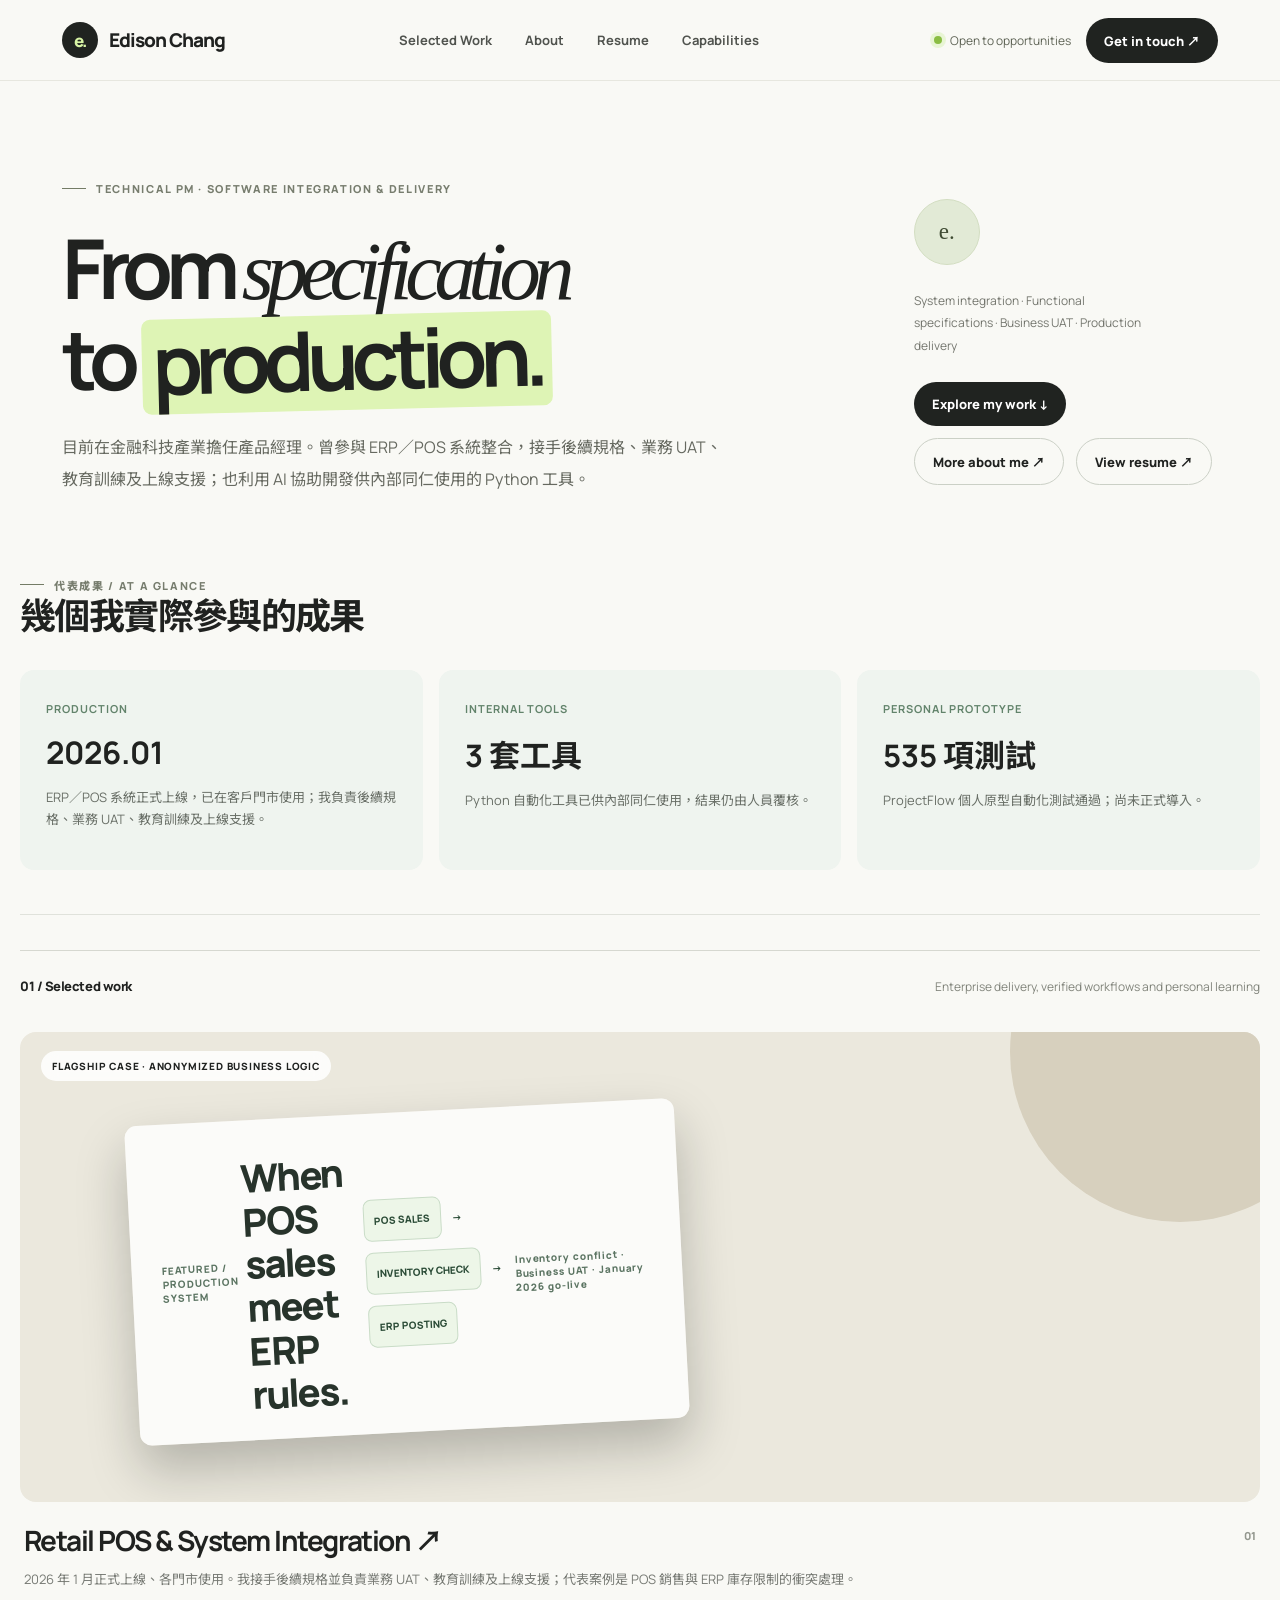
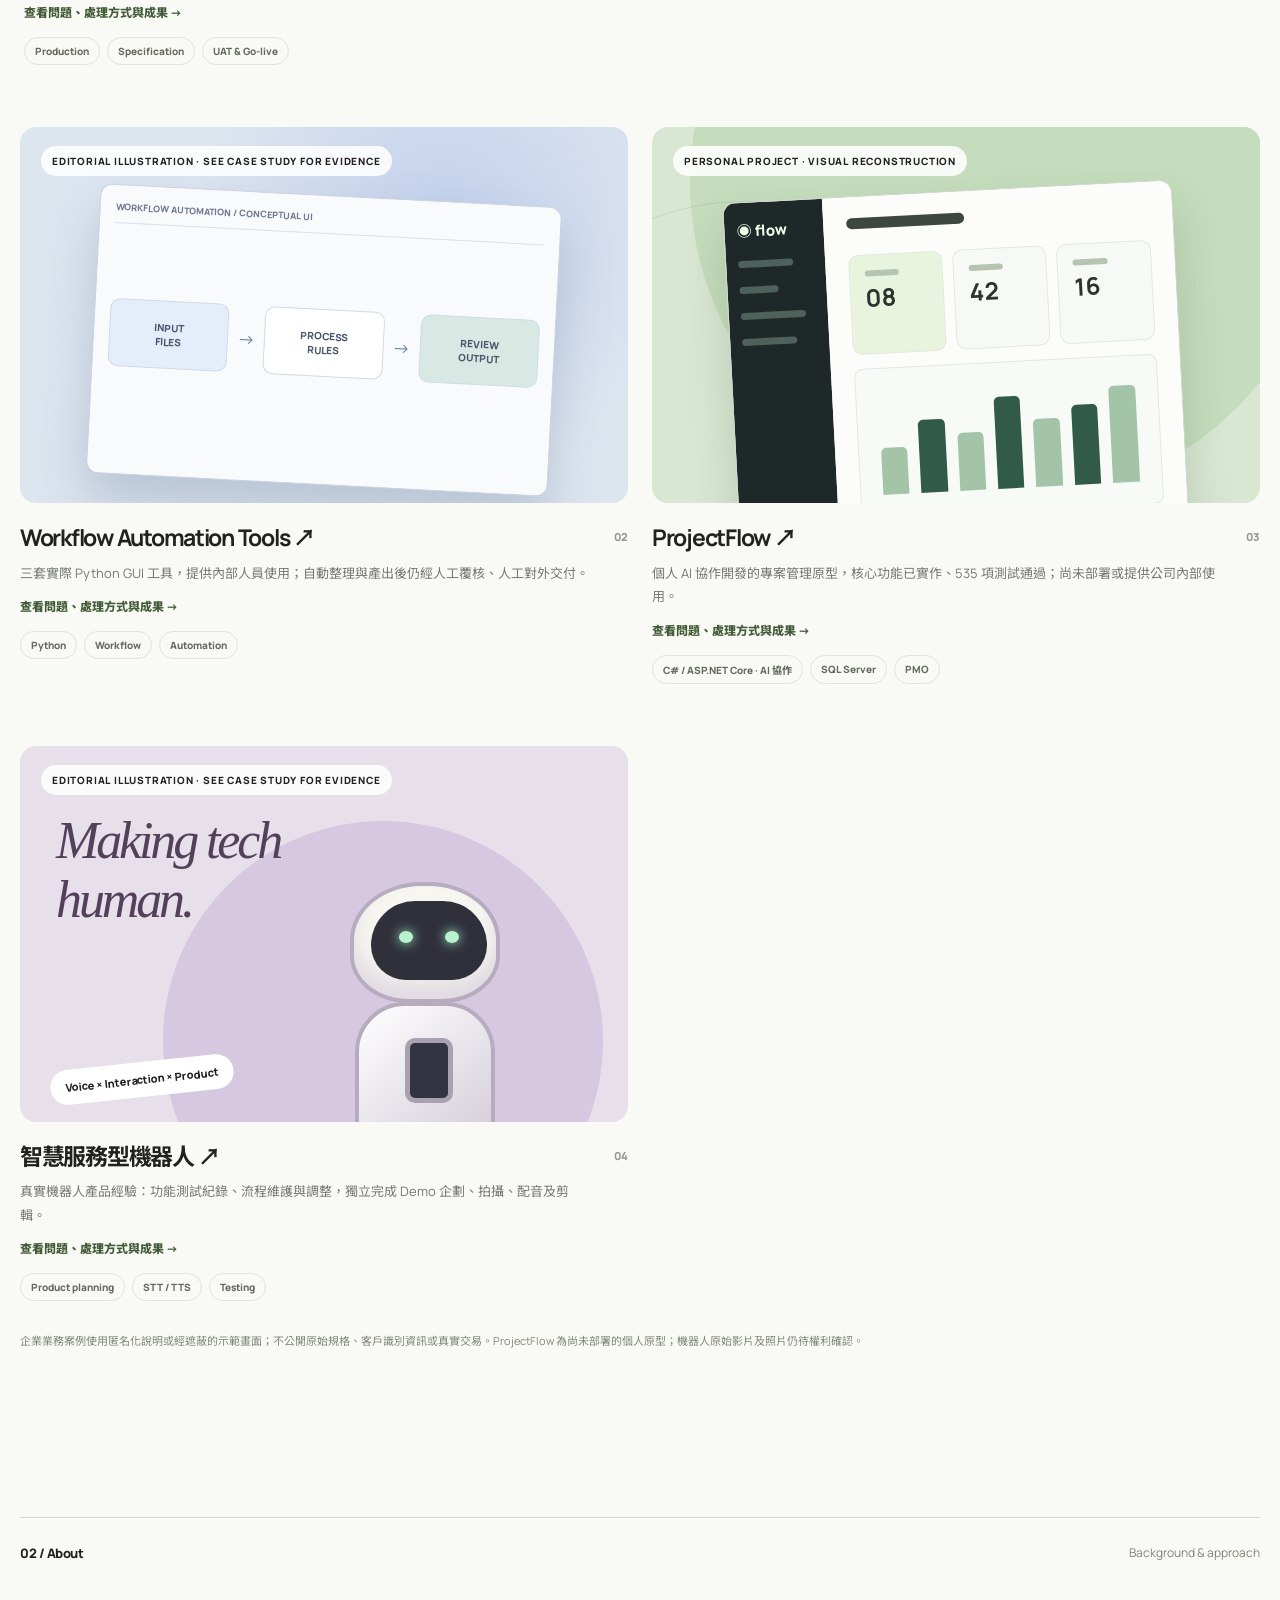
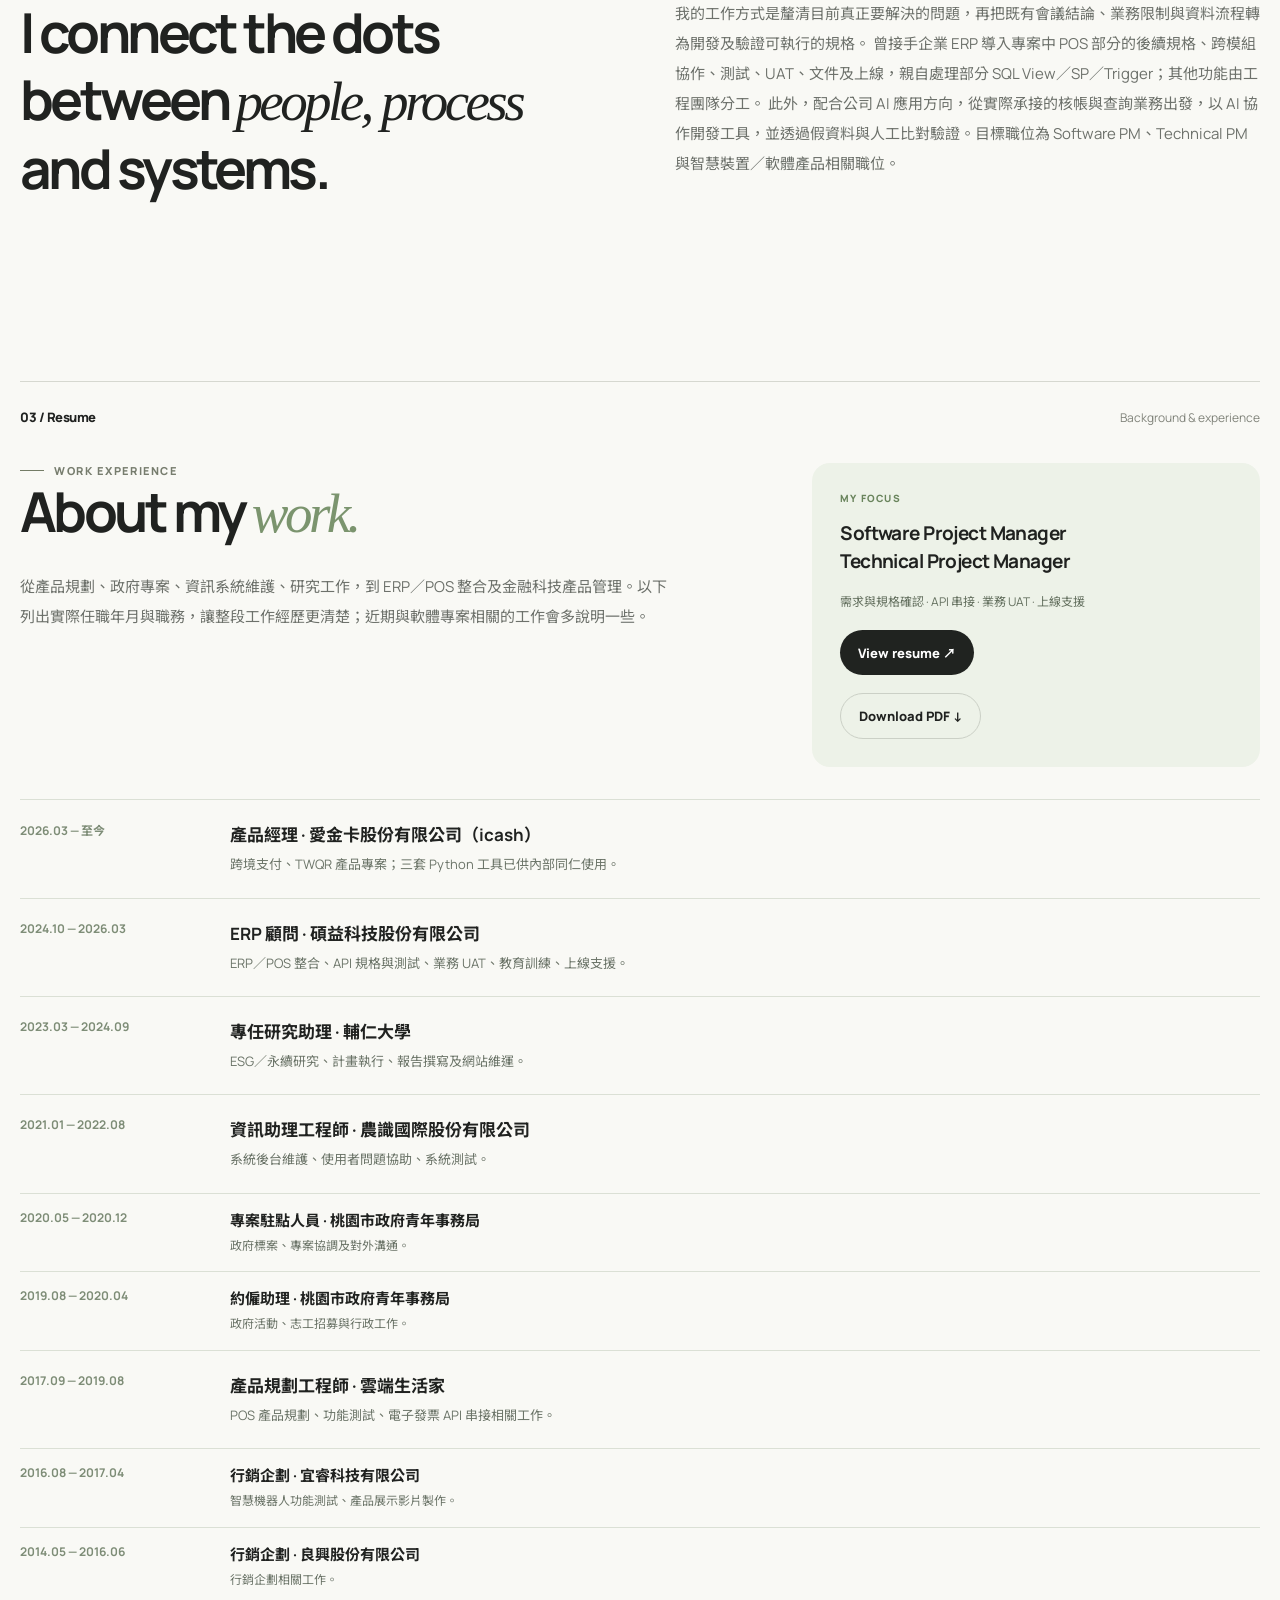
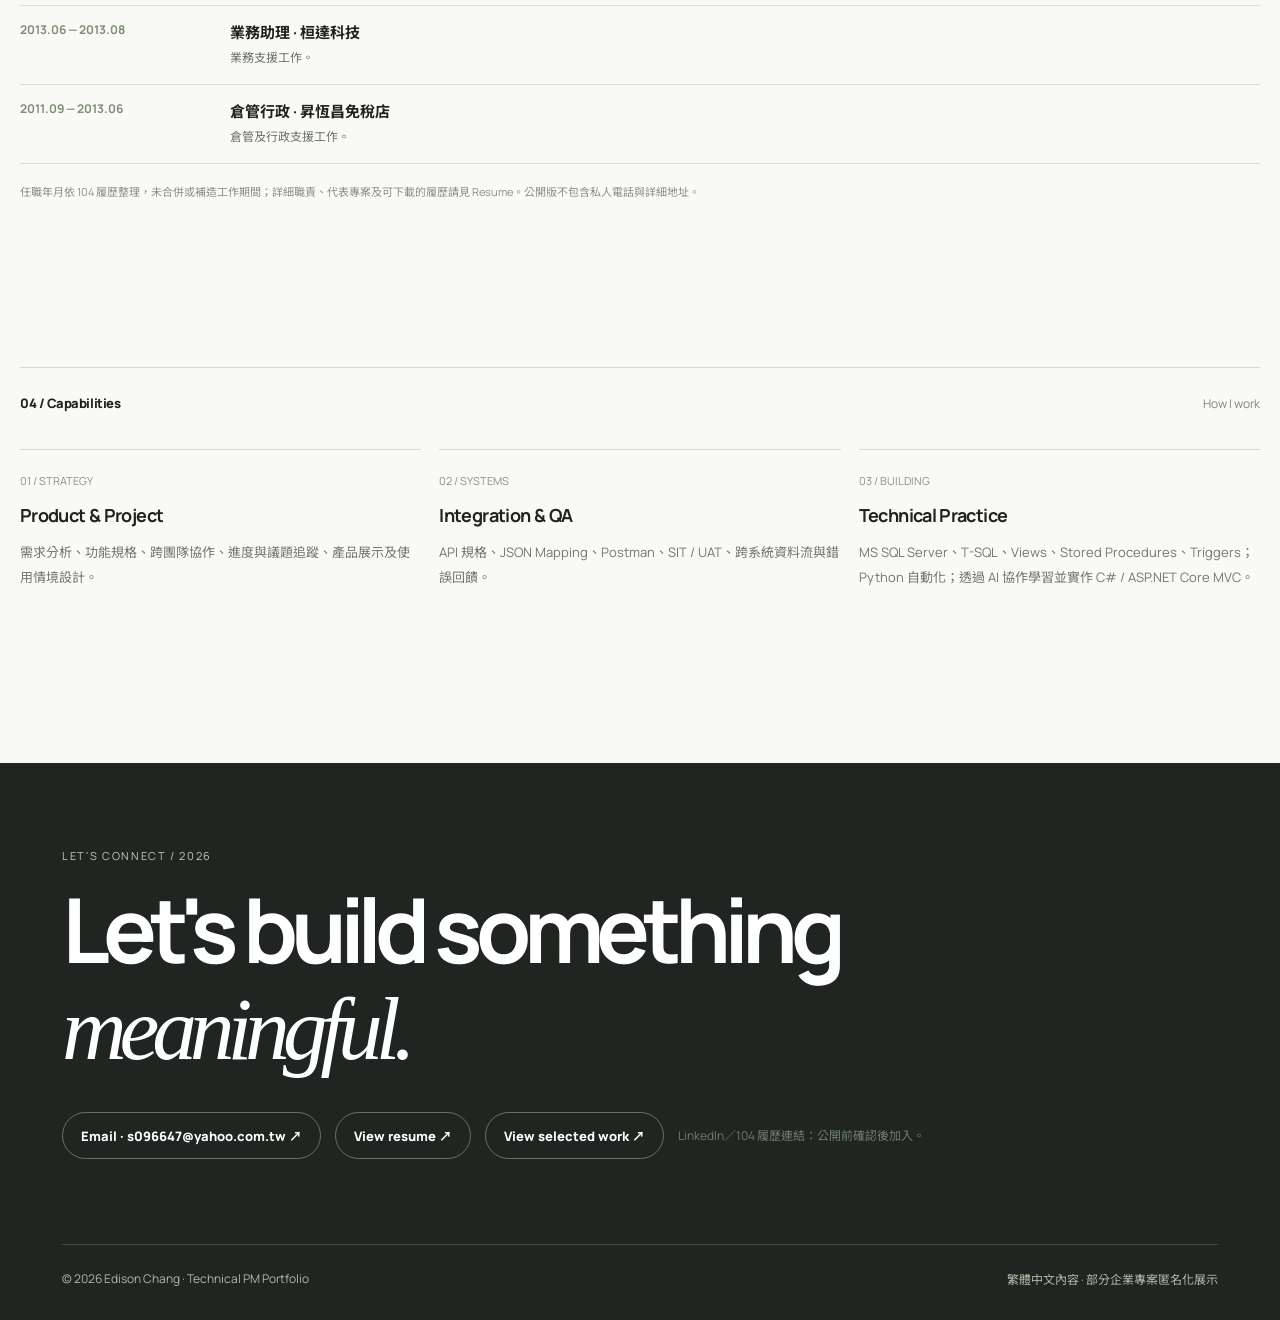
<file: index.html>
<!DOCTYPE html>

<!DOCTYPE html>

<html lang="zh-Hant"><head><meta charset="utf-8"/><meta content="width=device-width,initial-scale=1" name="viewport"/><meta content="#f9f9f5" name="theme-color"/><meta content="Edison Chang Technical PM 作品集：POS／ERP 整合交付、AI 協作流程自動化、ProjectFlow 與智慧機器人產品規劃。" name="description"/><title>Edison Chang | Technical PM · Software Integration &amp; Delivery</title><link href="styles.css" rel="stylesheet"/></head><body><a class="skip-link" href="#main-content">跳至主要內容</a><header class="header"><div class="wrap nav"><a class="logo" href="index.html"><span class="logo-mark">e.</span><span>Edison Chang</span></a><nav class="navlinks"><a href="index.html#work">Selected Work</a><a href="index.html#about">About</a><a href="resume.html">Resume</a><a href="index.html#skills">Capabilities</a></nav><div class="nav-right"><span class="small-status"><i class="status-dot"></i>Open to opportunities</span><a class="btn" href="index.html#contact">Get in touch ↗</a></div></div></header><main id="main-content"><section class="wrap intro"><div><div class="overline">TECHNICAL PM · SOFTWARE INTEGRATION &amp; DELIVERY</div><h1 class="hero-title">From <span class="italic">specification</span><br/>to <span class="mint">production.</span></h1><p class="hero-copy">目前在金融科技產業擔任產品經理。曾參與 ERP／POS 系統整合，接手後續規格、業務 UAT、教育訓練及上線支援；也利用 AI 協助開發供內部同仁使用的 Python 工具。</p></div><aside class="hero-aside"><div class="avatar">e.</div><p>System integration · Functional specifications · Business UAT · Production delivery</p><div class="hero-cta"><a class="btn" href="#work">Explore my work ↓</a><a class="btn btn-outline" href="#about">More about me ↗</a><a class="btn btn-outline" href="resume.html">View resume ↗</a></div></aside></section><section class="wrap case-section v15-intro v20-quick-evidence"><div class="overline">代表成果 / AT A GLANCE</div><h2>幾個我實際參與的成果</h2><div class="v15-stat-grid"><div><span>PRODUCTION</span><strong>2026.01</strong><p>ERP／POS 系統正式上線，已在客戶門市使用；我負責後續規格、業務 UAT、教育訓練及上線支援。</p></div><div><span>INTERNAL TOOLS</span><strong>3 套工具</strong><p>Python 自動化工具已供內部同仁使用，結果仍由人員覆核。</p></div><div><span>PERSONAL PROTOTYPE</span><strong>535 項測試</strong><p>ProjectFlow 個人原型自動化測試通過；尚未正式導入。</p></div></div></section><section class="wrap section" id="work"><div class="section-line"><span class="section-label">01 / Selected work</span><span class="section-note">Enterprise delivery, verified workflows and personal learning</span></div><div class="project-grid"><article class="project main"><a aria-label="查看 POS／ERP 系統整合案例" href="projects/voucher-system.html"><div class="project-art art-voucher"><div class="art-caption">FLAGSHIP CASE · ANONYMIZED BUSINESS LOGIC</div><div class="flow-poster"><div class="v16-card-label">FEATURED / PRODUCTION SYSTEM</div><div class="v16-pos-card-title">When POS sales<br/>meet ERP rules.</div><div class="v16-pos-card-diagram"><span>POS SALES</span><span>→</span><span>INVENTORY CHECK</span><span>→</span><span>ERP POSTING</span></div><div class="v16-card-foot">Inventory conflict · Business UAT · January 2026 go-live</div></div></div></a><div class="project-meta"><div><h3><a aria-label="閱讀 POS 完整問題、決策與交付案例" href="projects/voucher-system.html">Retail POS &amp; System Integration <span aria-hidden="true">↗</span></a></h3><p>2026 年 1 月正式上線、各門市使用。我接手後續規格並負責業務 UAT、教育訓練及上線支援；代表案例是 POS 銷售與 ERP 庫存限制的衝突處理。</p><span class="pm-case-link">查看問題、處理方式與成果 →</span><div class="taglist"><span class="tag">Production</span><span class="tag">Specification</span><span class="tag">UAT &amp; Go-live</span></div></div><span class="num">01</span></div></article><article class="project"><a aria-label="查看 Automation Tools 案例" href="projects/automation-tools.html"><div class="project-art art-auto"><div class="art-caption">EDITORIAL ILLUSTRATION · SEE CASE STUDY FOR EVIDENCE</div><div class="auto-window"><div class="auto-top">WORKFLOW AUTOMATION / CONCEPTUAL UI</div><div class="auto-canvas"><div class="auto-node">INPUT<br/>FILES</div><span class="auto-arrow">→</span><div class="auto-node">PROCESS<br/>RULES</div><span class="auto-arrow">→</span><div class="auto-node">REVIEW<br/>OUTPUT</div></div></div></div></a><div class="project-meta"><div><h3><a href="projects/automation-tools.html">Workflow Automation Tools <span aria-hidden="true">↗</span></a></h3><p>三套實際 Python GUI 工具，提供內部人員使用；自動整理與產出後仍經人工覆核、人工對外交付。</p><span class="pm-case-link">查看問題、處理方式與成果 →</span><div class="taglist"><span class="tag">Python</span><span class="tag">Workflow</span><span class="tag">Automation</span></div></div><span class="num">02</span></div></article><article class="project"><a aria-label="查看 ProjectFlow 案例" href="projects/projectflow.html"><div class="project-art art-projectflow"><div class="art-caption">PERSONAL PROJECT · VISUAL RECONSTRUCTION</div><div class="art-window"><div class="art-side"><span class="art-brand">◉ flow</span><i></i><i></i><i></i><i></i></div><div class="art-work"><div class="art-toolbar"></div><div class="art-cards"><div class="art-kpi"><small></small><b>08</b></div><div class="art-kpi"><small></small><b>42</b></div><div class="art-kpi"><small></small><b>16</b></div></div><div class="art-chart"><i style="--h:45%"></i><i style="--h:70%"></i><i style="--h:56%"></i><i style="--h:88%"></i><i style="--h:65%"></i><i style="--h:77%"></i><i style="--h:93%"></i></div></div></div></div></a><div class="project-meta"><div><h3><a href="projects/projectflow.html">ProjectFlow <span aria-hidden="true">↗</span></a></h3><p>個人 AI 協作開發的專案管理原型，核心功能已實作、535 項測試通過；尚未部署或提供公司內部使用。</p><span class="pm-case-link">查看問題、處理方式與成果 →</span><div class="taglist"><span class="tag">C# / ASP.NET Core · AI 協作</span><span class="tag">SQL Server</span><span class="tag">PMO</span></div></div><span class="num">03</span></div></article><article class="project"><a aria-label="查看 智慧服務型機器人 案例" href="projects/robotics.html"><div class="project-art art-robot"><div class="art-caption">EDITORIAL ILLUSTRATION · SEE CASE STUDY FOR EVIDENCE</div><div class="robot-caption">Making tech<br/>human.</div><div class="robot"><div class="robot-head"><div class="robot-face"></div></div><div class="robot-body"><div class="robot-panel"></div></div></div><span class="sticker">Voice × Interaction × Product</span></div></a><div class="project-meta"><div><h3><a href="projects/robotics.html">智慧服務型機器人 <span aria-hidden="true">↗</span></a></h3><p>真實機器人產品經驗：功能測試紀錄、流程維護與調整，獨立完成 Demo 企劃、拍攝、配音及剪輯。</p><span class="pm-case-link">查看問題、處理方式與成果 →</span><div class="taglist"><span class="tag">Product planning</span><span class="tag">STT / TTS</span><span class="tag">Testing</span></div></div><span class="num">04</span></div></article></div><p class="disclaimer" style="margin-top:30px">企業業務案例使用匿名化說明或經遮蔽的示範畫面；不公開原始規格、客戶識別資訊或真實交易。ProjectFlow 為尚未部署的個人原型；機器人原始影片及照片仍待權利確認。</p></section><section class="wrap section" id="about"><div class="section-line"><span class="section-label">02 / About</span><span class="section-note">Background &amp; approach</span></div><div class="two-col"><h2 class="section-title">I connect the dots between <em style="font-family:Georgia,serif;font-weight:400">people, process</em> and systems.</h2><div class="copy">我的工作方式是釐清目前真正要解決的問題，再把既有會議結論、業務限制與資料流程轉為開發及驗證可執行的規格。

曾接手企業 ERP 導入專案中 POS 部分的後續規格、跨模組協作、測試、UAT、文件及上線，親自處理部分 SQL View／SP／Trigger；其他功能由工程團隊分工。

此外，配合公司 AI 應用方向，從實際承接的核帳與查詢業務出發，以 AI 協作開發工具，並透過假資料與人工比對驗證。目標職位為 Software PM、Technical PM 與智慧裝置／軟體產品相關職位。</div></div></section><section class="wrap section pm-resume-section" id="resume"><div class="section-line"><span class="section-label">03 / Resume</span><span class="section-note">Background &amp; experience</span></div><div class="pm-resume-top"><div><div class="overline">WORK EXPERIENCE</div><h2 class="section-title">About my <em>work.</em></h2><p class="copy">從產品規劃、政府專案、資訊系統維護、研究工作，到 ERP／POS 整合及金融科技產品管理。以下列出實際任職年月與職務，讓整段工作經歷更清楚；近期與軟體專案相關的工作會多說明一些。</p></div><div class="pm-resume-note"><span>MY FOCUS</span><strong>Software Project Manager<br/>Technical Project Manager</strong><p>需求與規格確認 · API 串接 · 業務 UAT · 上線支援</p><a class="btn" href="resume.html">View resume ↗</a><a class="btn btn-outline" download="" href="assets/Edison_Chang_Resume.pdf">Download PDF ↓</a></div></div><div class="pm-resume-timeline"><div class="timeline-row"><time>2026.03 — 至今</time><div><strong>產品經理 · 愛金卡股份有限公司（icash）</strong><p>跨境支付、TWQR 產品專案；三套 Python 工具已供內部同仁使用。</p></div></div><div class="timeline-row"><time>2024.10 — 2026.03</time><div><strong>ERP 顧問 · 碩益科技股份有限公司</strong><p>ERP／POS 整合、API 規格與測試、業務 UAT、教育訓練、上線支援。</p></div></div><div class="timeline-row"><time>2023.03 — 2024.09</time><div><strong>專任研究助理 · 輔仁大學</strong><p>ESG／永續研究、計畫執行、報告撰寫及網站維運。</p></div></div><div class="timeline-row"><time>2021.01 — 2022.08</time><div><strong>資訊助理工程師 · 農識國際股份有限公司</strong><p>系統後台維護、使用者問題協助、系統測試。</p></div></div><div class="timeline-row timeline-compact"><time>2020.05 — 2020.12</time><div><strong>專案駐點人員 · 桃園市政府青年事務局</strong><p>政府標案、專案協調及對外溝通。</p></div></div><div class="timeline-row timeline-compact"><time>2019.08 — 2020.04</time><div><strong>約僱助理 · 桃園市政府青年事務局</strong><p>政府活動、志工招募與行政工作。</p></div></div><div class="timeline-row"><time>2017.09 — 2019.08</time><div><strong>產品規劃工程師 · 雲端生活家</strong><p>POS 產品規劃、功能測試、電子發票 API 串接相關工作。</p></div></div><div class="timeline-row timeline-compact"><time>2016.08 — 2017.04</time><div><strong>行銷企劃 · 宜睿科技有限公司</strong><p>智慧機器人功能測試、產品展示影片製作。</p></div></div><div class="timeline-row timeline-compact"><time>2014.05 — 2016.06</time><div><strong>行銷企劃 · 良興股份有限公司</strong><p>行銷企劃相關工作。</p></div></div><div class="timeline-row timeline-compact"><time>2013.06 — 2013.08</time><div><strong>業務助理 · 桓達科技</strong><p>業務支援工作。</p></div></div><div class="timeline-row timeline-compact"><time>2011.09 — 2013.06</time><div><strong>倉管行政 · 昇恆昌免稅店</strong><p>倉管及行政支援工作。</p></div></div></div><p class="pm-resume-fineprint">任職年月依 104 履歷整理，未合併或補造工作期間；詳細職責、代表專案及可下載的履歷請見 Resume。公開版不包含私人電話與詳細地址。</p></section><section class="wrap section" id="skills"><div class="section-line"><span class="section-label">04 / Capabilities</span><span class="section-note">How I work</span></div><div class="skills"><div class="skill-block"><span>01 / STRATEGY</span><h4>Product &amp; Project</h4><p>需求分析、功能規格、跨團隊協作、進度與議題追蹤、產品展示及使用情境設計。</p></div><div class="skill-block"><span>02 / SYSTEMS</span><h4>Integration &amp; QA</h4><p>API 規格、JSON Mapping、Postman、SIT / UAT、跨系統資料流與錯誤回饋。</p></div><div class="skill-block"><span>03 / BUILDING</span><h4>Technical Practice</h4><p>MS SQL Server、T-SQL、Views、Stored Procedures、Triggers；Python 自動化；透過 AI 協作學習並實作 C# / ASP.NET Core MVC。</p></div></div></section></main><footer class="footer" id="contact"><div class="wrap"><div class="footer-label">LET'S CONNECT / 2026</div><h2 class="footer-big">Let's build something<br/><em>meaningful.</em></h2><div class="footer-actions"><a aria-label="寄送求職聯絡 Email 至 s096647@yahoo.com.tw" class="btn btn-outline" href="mailto:s096647@yahoo.com.tw">Email · s096647@yahoo.com.tw ↗</a><a class="btn btn-outline" href="resume.html">View resume ↗</a><a class="btn btn-outline" href="index.html#work">View selected work ↗</a><p class="v15-contact-note">LinkedIn／104 履歷連結：公開前確認後加入。</p></div><div class="footer-row"><span>© 2026 Edison Chang · Technical PM Portfolio</span><span>繁體中文內容 · 部分企業專案匿名化展示</span></div></div></footer></body></html>
</file>
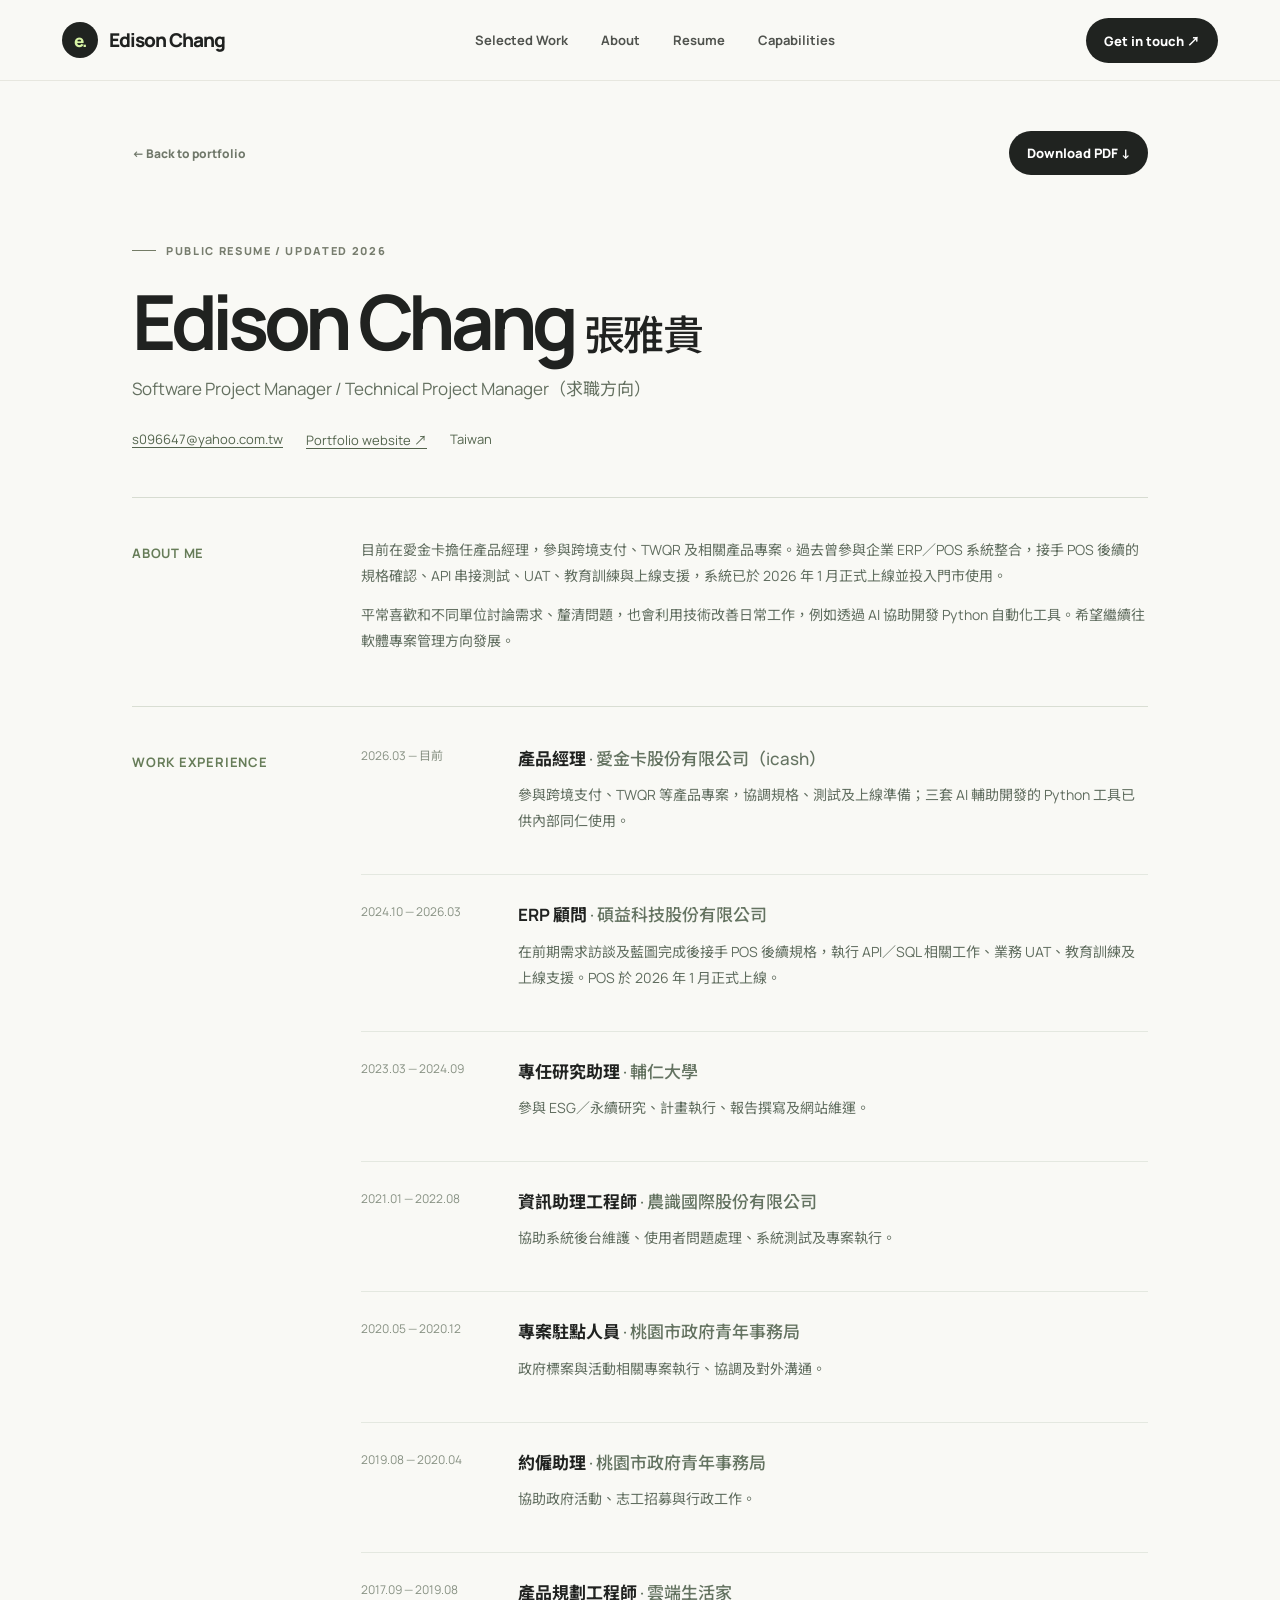
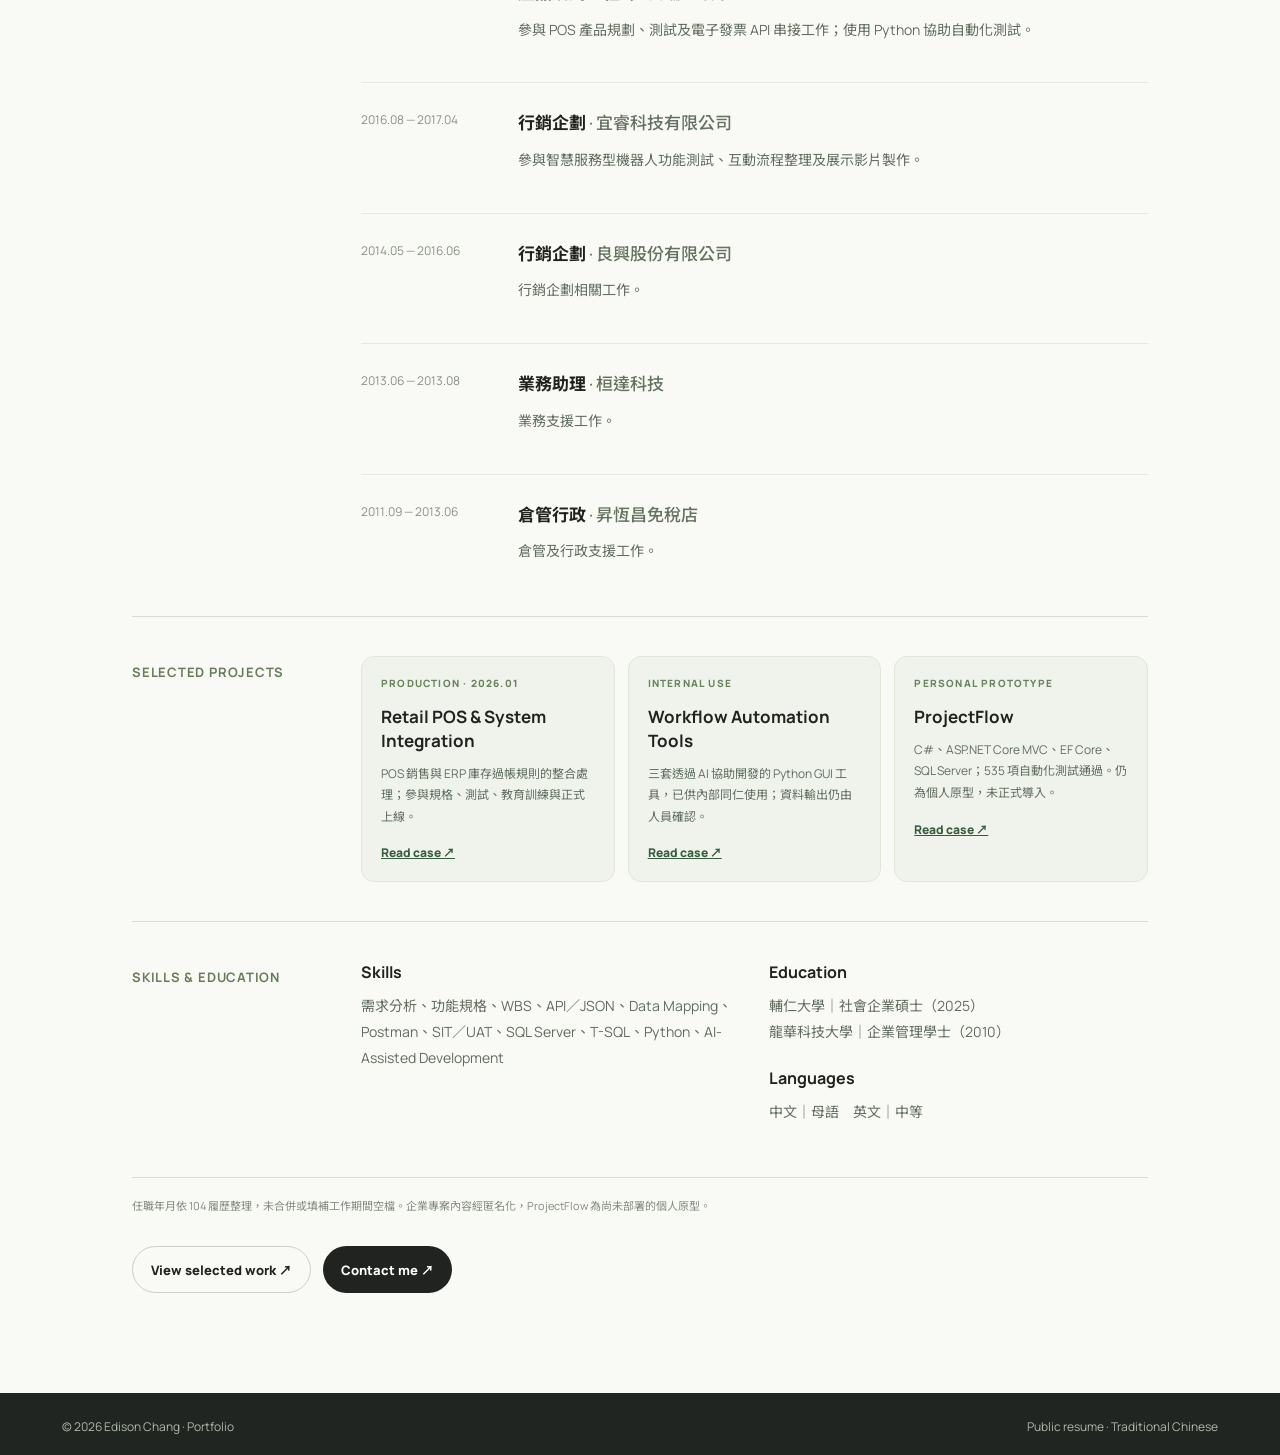
<file: resume.html>
<!DOCTYPE html>
<html lang="zh-Hant"><head><meta charset="utf-8"/><meta content="width=device-width,initial-scale=1" name="viewport"/><title>Resume | Edison Chang · Software / Technical PM</title><meta content="Edison Chang 的精簡公開履歷，包含軟體專案、ERP／POS 系統整合及金融科技產品經驗。" name="description"/><link href="styles.css" rel="stylesheet"/></head><body><a class="skip-link" href="#main-content">跳至主要內容</a><header class="header"><div class="wrap nav"><a class="logo" href="index.html"><span class="logo-mark">e.</span><span>Edison Chang</span></a><nav class="navlinks"><a href="index.html#work">Selected Work</a><a href="index.html#about">About</a><a aria-current="page" href="resume.html">Resume</a><a href="index.html#skills">Capabilities</a></nav><div class="nav-right"><a class="btn" href="mailto:s096647@yahoo.com.tw">Get in touch ↗</a></div></div></header><main class="wrap public-resume" id="main-content"><div class="resume-actions"><a class="back" href="index.html">← Back to portfolio</a><a class="btn" download="" href="assets/Edison_Chang_Resume.pdf">Download PDF ↓</a></div><div class="resume-heading"><div class="overline">PUBLIC RESUME / UPDATED 2026</div><h1>Edison Chang <span>張雅貴</span></h1><p>Software Project Manager / Technical Project Manager（求職方向）</p><div class="resume-contacts"><a href="mailto:s096647@yahoo.com.tw">s096647@yahoo.com.tw</a><a href="index.html">Portfolio website ↗</a><span>Taiwan</span></div></div><section class="resume-block resume-intro"><h2>About me</h2><div><p>目前在愛金卡擔任產品經理，參與跨境支付、TWQR 及相關產品專案。過去曾參與企業 ERP／POS 系統整合，接手 POS 後續的規格確認、API 串接測試、UAT、教育訓練與上線支援，系統已於 2026 年 1 月正式上線並投入門市使用。</p><p>平常喜歡和不同單位討論需求、釐清問題，也會利用技術改善日常工作，例如透過 AI 協助開發 Python 自動化工具。希望繼續往軟體專案管理方向發展。</p></div></section><section class="resume-block"><h2>Work experience</h2><div class="resume-records"><article class="resume-record"><div class="resume-date">2026.03 — 目前</div><div><h3>產品經理 <span>· 愛金卡股份有限公司（icash）</span></h3><p>參與跨境支付、TWQR 等產品專案，協調規格、測試及上線準備；三套 AI 輔助開發的 Python 工具已供內部同仁使用。</p></div></article><article class="resume-record"><div class="resume-date">2024.10 — 2026.03</div><div><h3>ERP 顧問 <span>· 碩益科技股份有限公司</span></h3><p>在前期需求訪談及藍圖完成後接手 POS 後續規格，執行 API／SQL 相關工作、業務 UAT、教育訓練及上線支援。POS 於 2026 年 1 月正式上線。</p></div></article><article class="resume-record"><div class="resume-date">2023.03 — 2024.09</div><div><h3>專任研究助理 <span>· 輔仁大學</span></h3><p>參與 ESG／永續研究、計畫執行、報告撰寫及網站維運。</p></div></article><article class="resume-record"><div class="resume-date">2021.01 — 2022.08</div><div><h3>資訊助理工程師 <span>· 農識國際股份有限公司</span></h3><p>協助系統後台維護、使用者問題處理、系統測試及專案執行。</p></div></article><article class="resume-record"><div class="resume-date">2020.05 — 2020.12</div><div><h3>專案駐點人員 <span>· 桃園市政府青年事務局</span></h3><p>政府標案與活動相關專案執行、協調及對外溝通。</p></div></article><article class="resume-record"><div class="resume-date">2019.08 — 2020.04</div><div><h3>約僱助理 <span>· 桃園市政府青年事務局</span></h3><p>協助政府活動、志工招募與行政工作。</p></div></article><article class="resume-record"><div class="resume-date">2017.09 — 2019.08</div><div><h3>產品規劃工程師 <span>· 雲端生活家</span></h3><p>參與 POS 產品規劃、測試及電子發票 API 串接工作；使用 Python 協助自動化測試。</p></div></article><article class="resume-record"><div class="resume-date">2016.08 — 2017.04</div><div><h3>行銷企劃 <span>· 宜睿科技有限公司</span></h3><p>參與智慧服務型機器人功能測試、互動流程整理及展示影片製作。</p></div></article><article class="resume-record"><div class="resume-date">2014.05 — 2016.06</div><div><h3>行銷企劃 <span>· 良興股份有限公司</span></h3><p>行銷企劃相關工作。</p></div></article><article class="resume-record"><div class="resume-date">2013.06 — 2013.08</div><div><h3>業務助理 <span>· 桓達科技</span></h3><p>業務支援工作。</p></div></article><article class="resume-record"><div class="resume-date">2011.09 — 2013.06</div><div><h3>倉管行政 <span>· 昇恆昌免稅店</span></h3><p>倉管及行政支援工作。</p></div></article></div></section><section class="resume-block"><h2>Selected projects</h2><div class="resume-projects"><article><div class="resume-eyebrow">PRODUCTION · 2026.01</div><h3>Retail POS &amp; System Integration</h3><p>POS 銷售與 ERP 庫存過帳規則的整合處理；參與規格、測試、教育訓練與正式上線。</p><a href="projects/voucher-system.html">Read case ↗</a></article><article><div class="resume-eyebrow">INTERNAL USE</div><h3>Workflow Automation Tools</h3><p>三套透過 AI 協助開發的 Python GUI 工具，已供內部同仁使用；資料輸出仍由人員確認。</p><a href="projects/automation-tools.html">Read case ↗</a></article><article><div class="resume-eyebrow">PERSONAL PROTOTYPE</div><h3>ProjectFlow</h3><p>C#、ASP.NET Core MVC、EF Core、SQL Server；535 項自動化測試通過。仍為個人原型，未正式導入。</p><a href="projects/projectflow.html">Read case ↗</a></article></div></section><section class="resume-block"><h2>Skills &amp; education</h2><div class="resume-last"><div><h3>Skills</h3><p>需求分析、功能規格、WBS、API／JSON、Data Mapping、Postman、SIT／UAT、SQL Server、T-SQL、Python、AI-Assisted Development</p></div><div><h3>Education</h3><p>輔仁大學｜社會企業碩士（2025）<br/>龍華科技大學｜企業管理學士（2010）</p><h3>Languages</h3><p>中文｜母語　英文｜中等</p></div></div></section><p class="resume-disclosure">任職年月依 104 履歷整理，未合併或填補工作期間空檔。企業專案內容經匿名化，ProjectFlow 為尚未部署的個人原型。</p><div class="resume-end"><a class="btn btn-outline" href="index.html#work">View selected work ↗</a><a class="btn" href="mailto:s096647@yahoo.com.tw">Contact me ↗</a></div></main><footer class="footer resume-footer"><div class="wrap"><div class="footer-row"><span>© 2026 Edison Chang · Portfolio</span><span>Public resume · Traditional Chinese</span></div></div></footer></body></html>
</file>
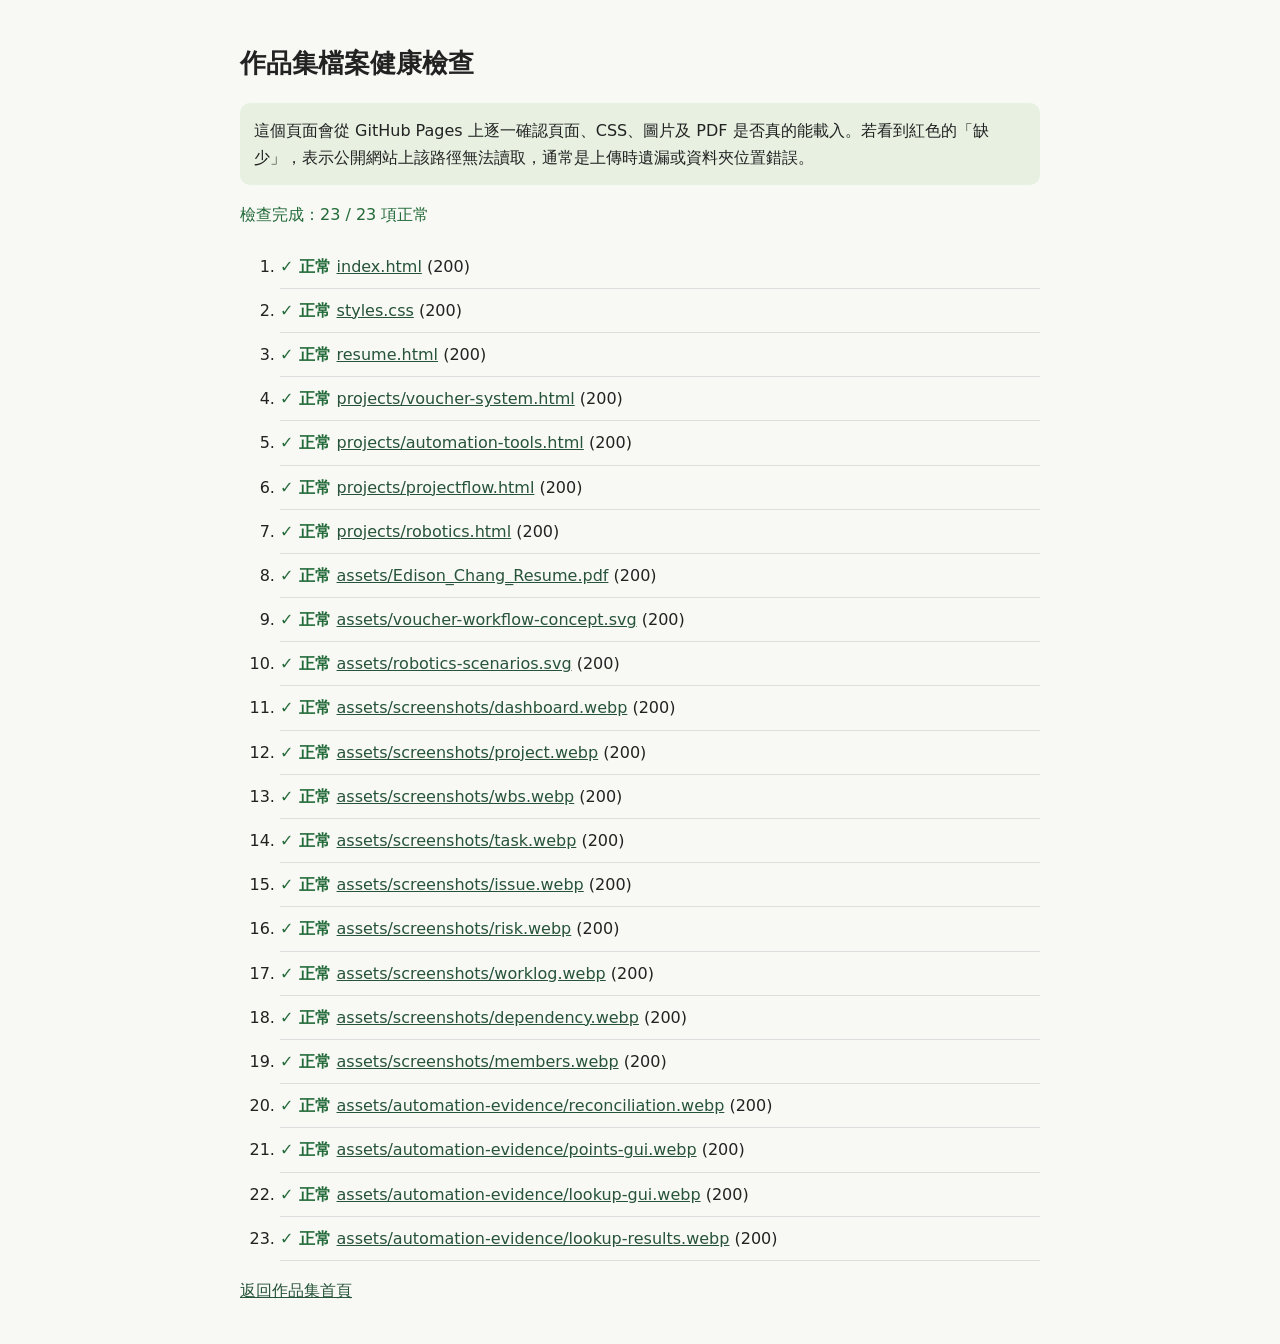
<file: site-check.html>
<!doctype html><html lang="zh-Hant"><head><meta charset="utf-8"><meta name="viewport" content="width=device-width,initial-scale=1"><title>Edison Portfolio｜檔案健康檢查</title><style>body{font-family:system-ui,"Noto Sans TC",sans-serif;background:#f8f9f4;color:#222;max-width:800px;margin:auto;padding:24px;line-height:1.7}h1{font-size:26px} .ok{color:#236a3a}.bad{color:#b52b2b}li{padding:8px 0;border-bottom:1px solid #ddd;overflow-wrap:anywhere}a{color:#265339}.hint{background:#e7f0e1;padding:14px;border-radius:10px}small{color:#555}</style></head><body><h1>作品集檔案健康檢查</h1><p class="hint">這個頁面會從 GitHub Pages 上逐一確認頁面、CSS、圖片及 PDF 是否真的能載入。若看到紅色的「缺少」，表示公開網站上該路徑無法讀取，通常是上傳時遺漏或資料夾位置錯誤。</p><p id="status">檢查中…</p><ol id="results"></ol><p><a href="index.html">返回作品集首頁</a></p><script>const paths=["index.html", "styles.css", "resume.html", "projects/voucher-system.html", "projects/automation-tools.html", "projects/projectflow.html", "projects/robotics.html", "assets/Edison_Chang_Resume.pdf", "assets/voucher-workflow-concept.svg", "assets/robotics-scenarios.svg", "assets/screenshots/dashboard.webp", "assets/screenshots/project.webp", "assets/screenshots/wbs.webp", "assets/screenshots/task.webp", "assets/screenshots/issue.webp", "assets/screenshots/risk.webp", "assets/screenshots/worklog.webp", "assets/screenshots/dependency.webp", "assets/screenshots/members.webp", "assets/automation-evidence/reconciliation.webp", "assets/automation-evidence/points-gui.webp", "assets/automation-evidence/lookup-gui.webp", "assets/automation-evidence/lookup-results.webp"]; const status=document.getElementById('status'), list=document.getElementById('results');Promise.all(paths.map(async path=>{let ok=false,code='';try{const res=await fetch(path+'?check='+Date.now(),{cache:'no-store'});ok=res.ok;code=String(res.status)}catch(e){code='網路錯誤'}return {path,ok,code}})).then(rows=>{let count=0; for(const r of rows){if(r.ok)count++;const li=document.createElement('li');const label=document.createElement('strong');label.className=r.ok?'ok':'bad';label.textContent=r.ok?'✓ 正常 ':'✕ 缺少 ';const link=document.createElement('a');link.href=r.path;link.textContent=r.path;li.append(label,link,document.createTextNode(' ('+r.code+')'));list.append(li)}status.textContent='檢查完成：'+count+' / '+rows.length+' 項正常';status.className=count===rows.length?'ok':'bad'})</script></body></html>
</file>
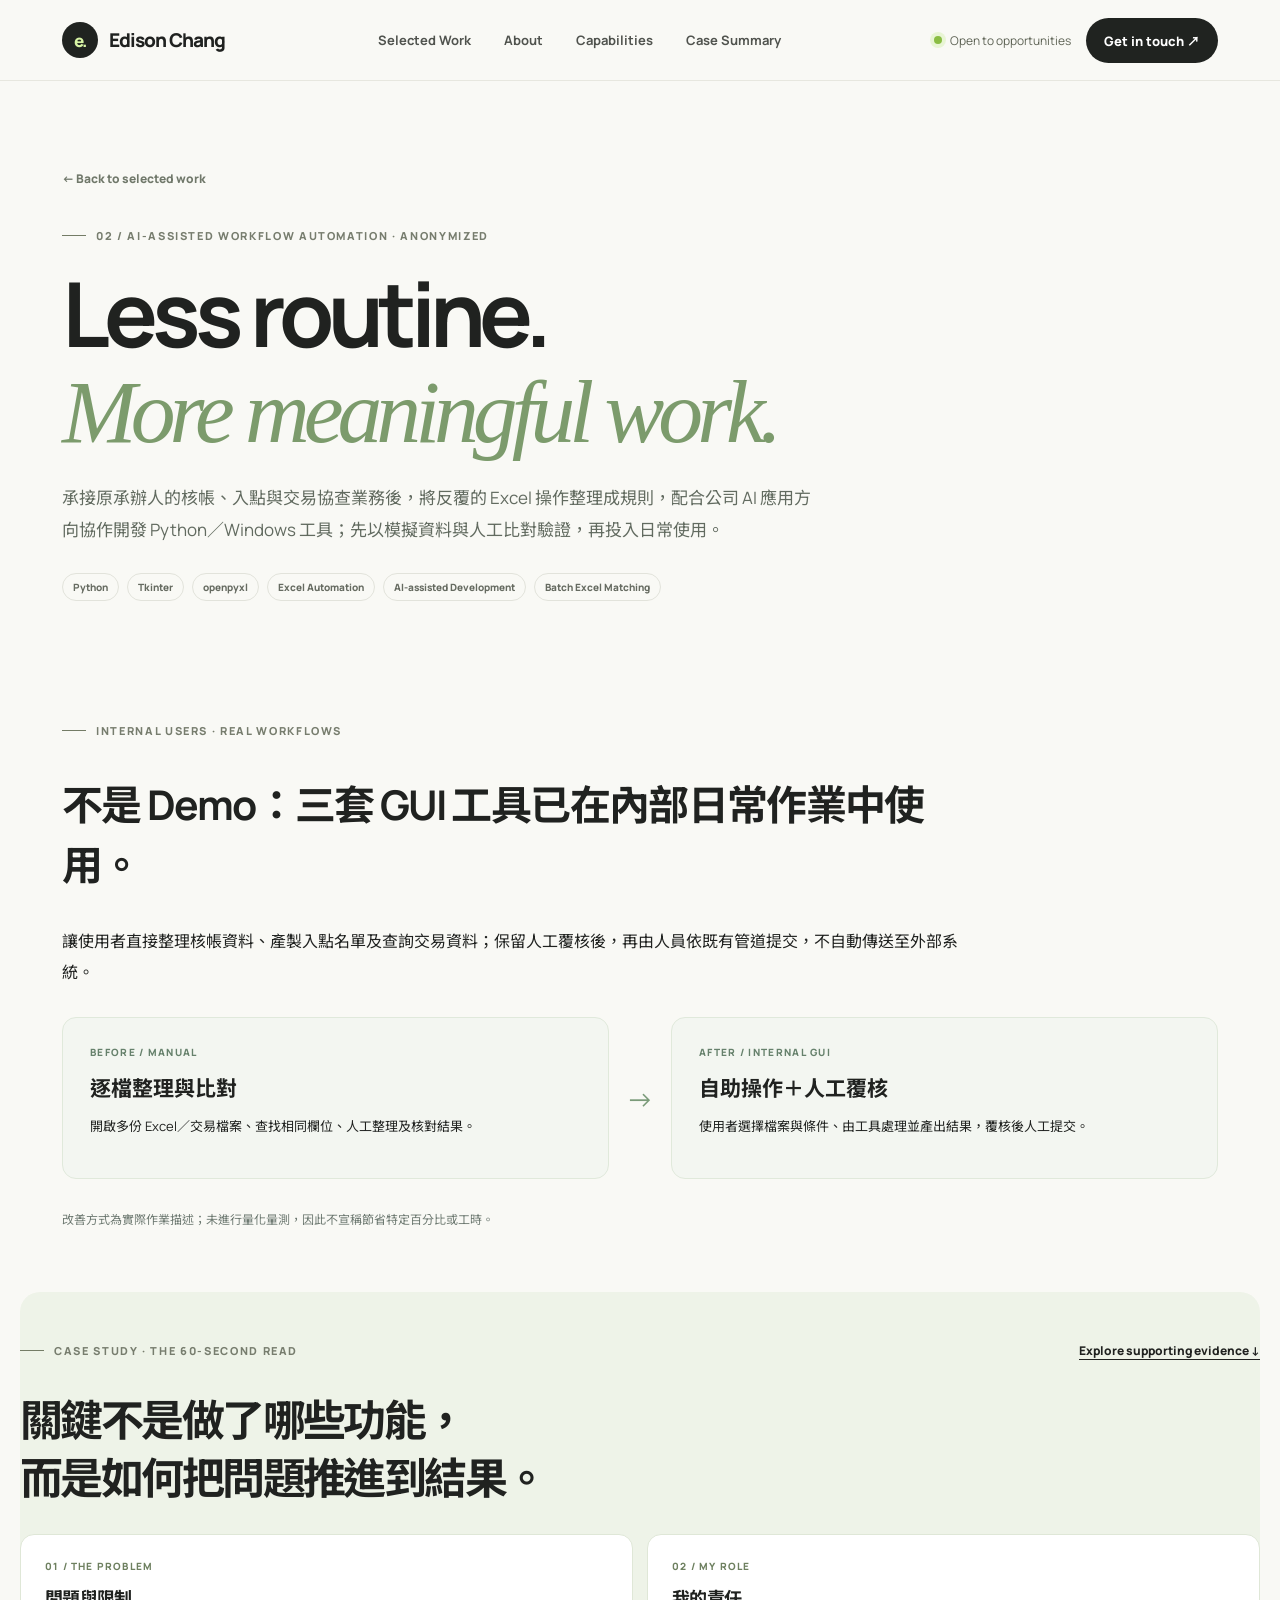
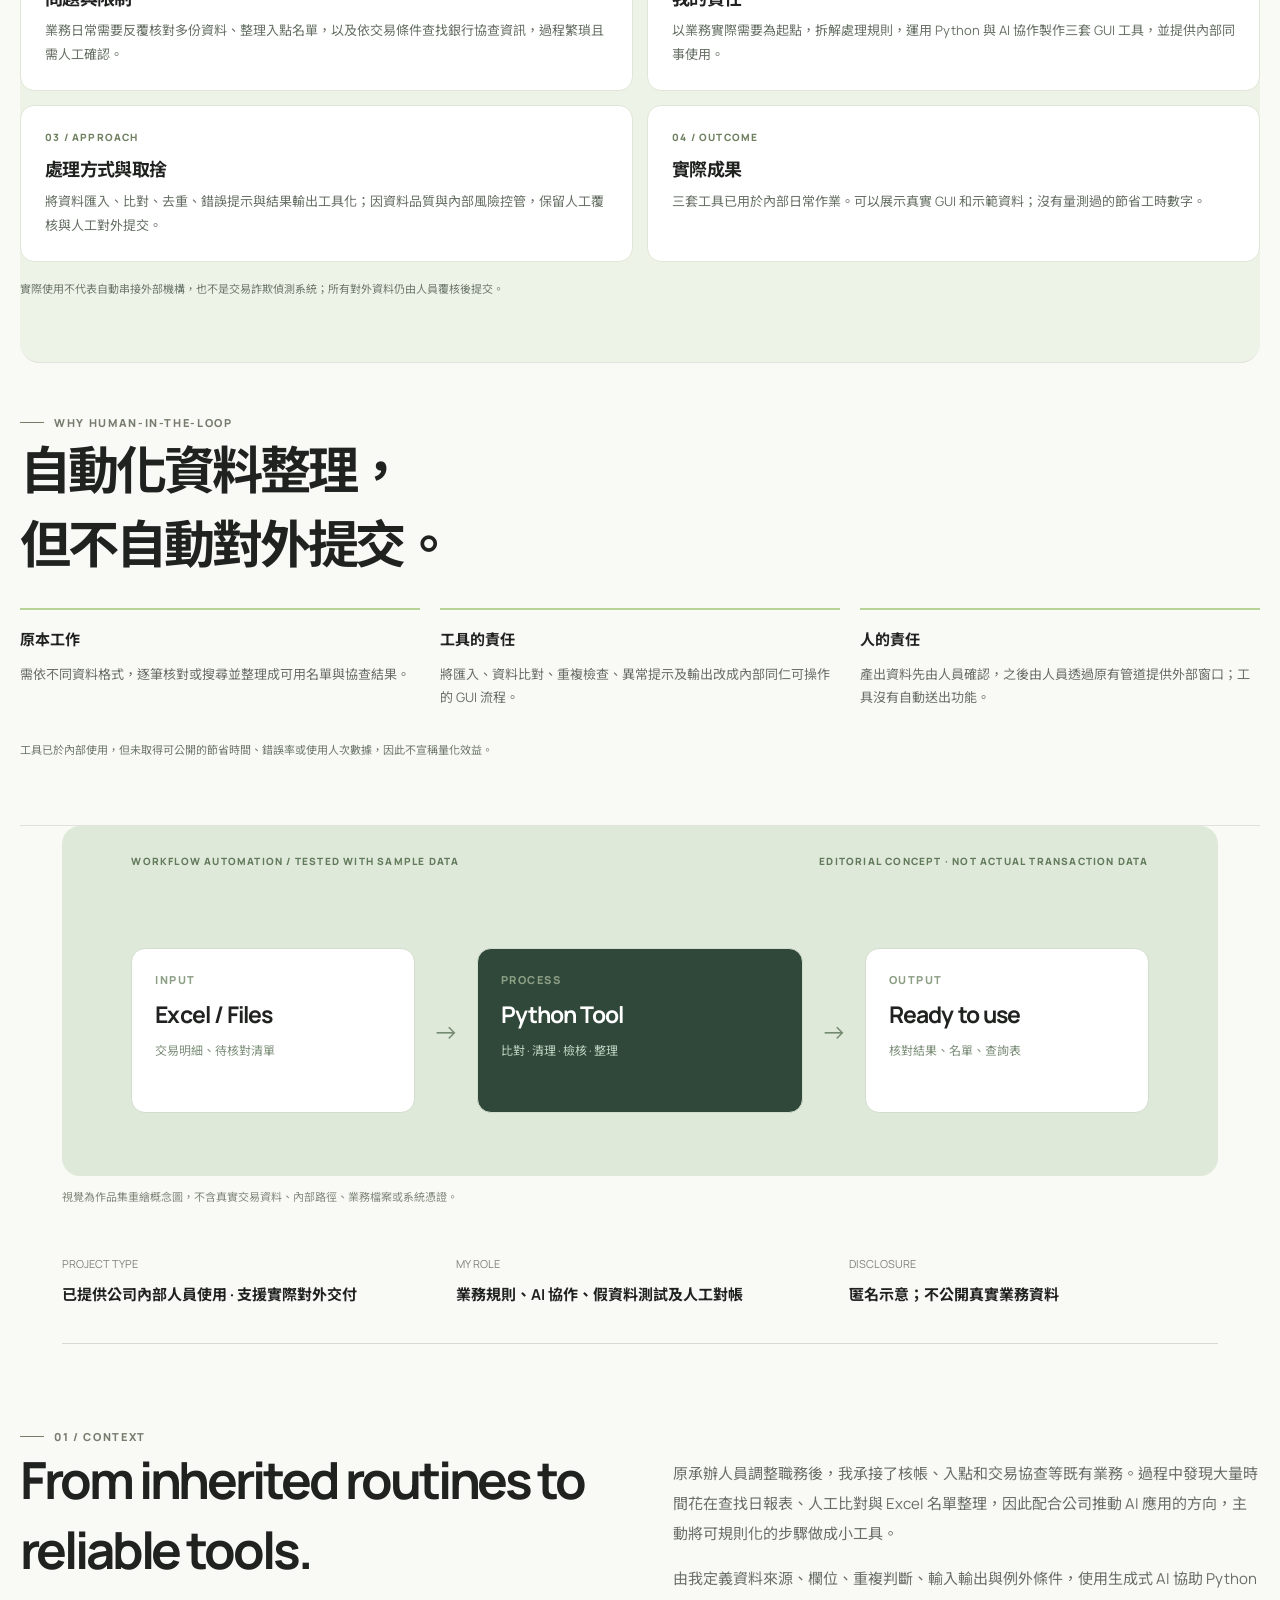
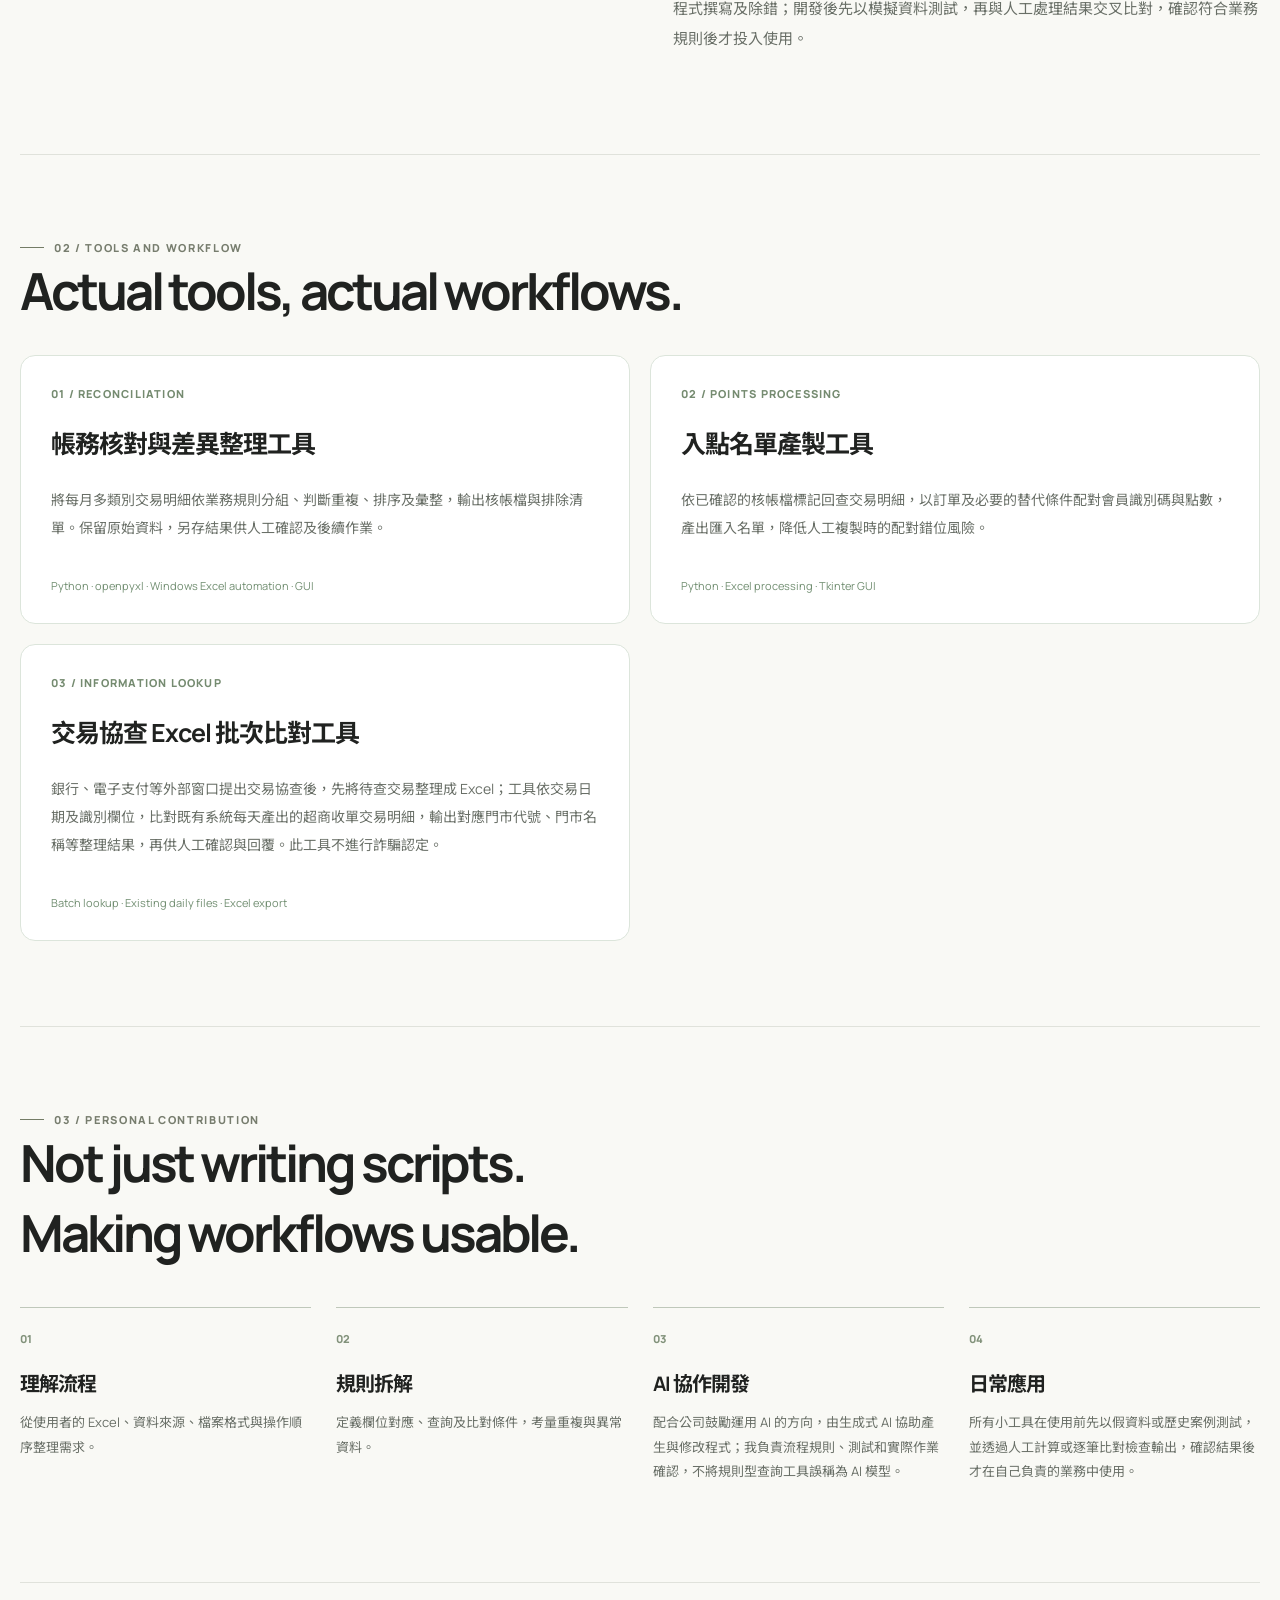
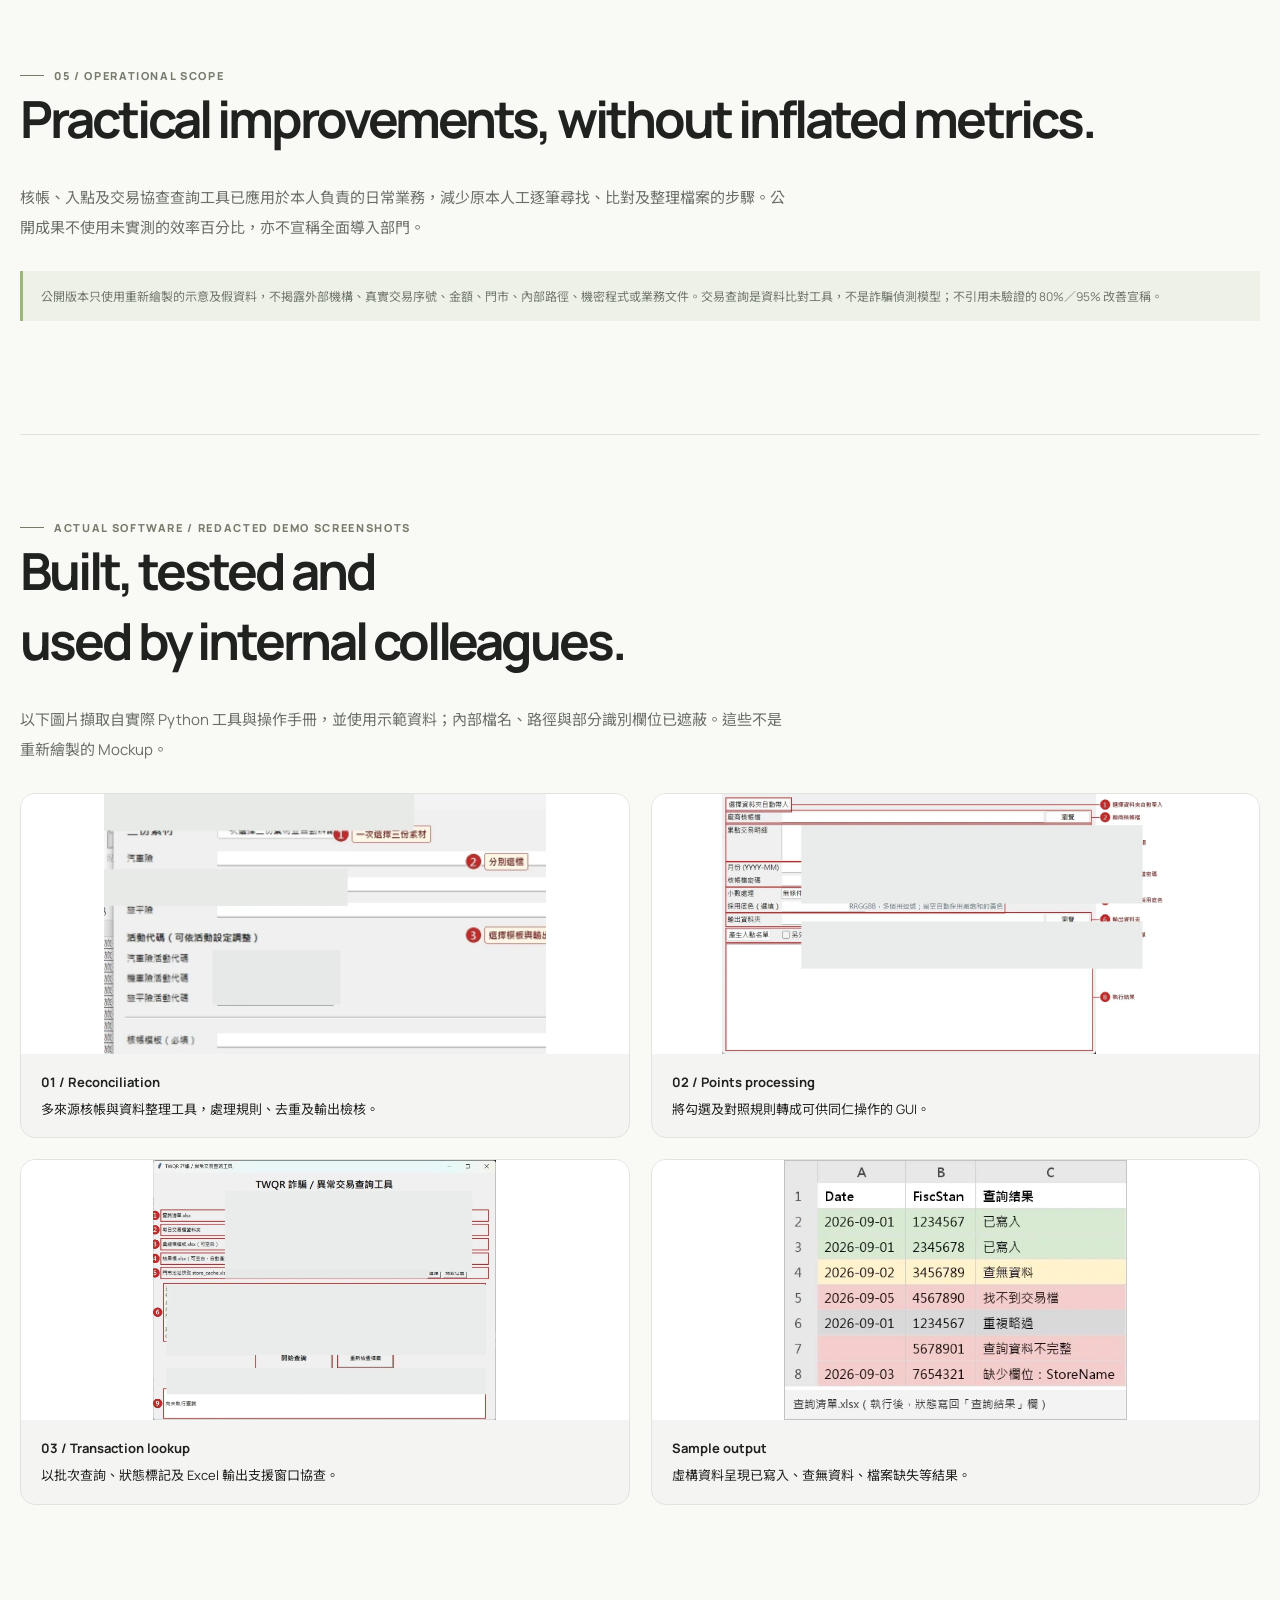
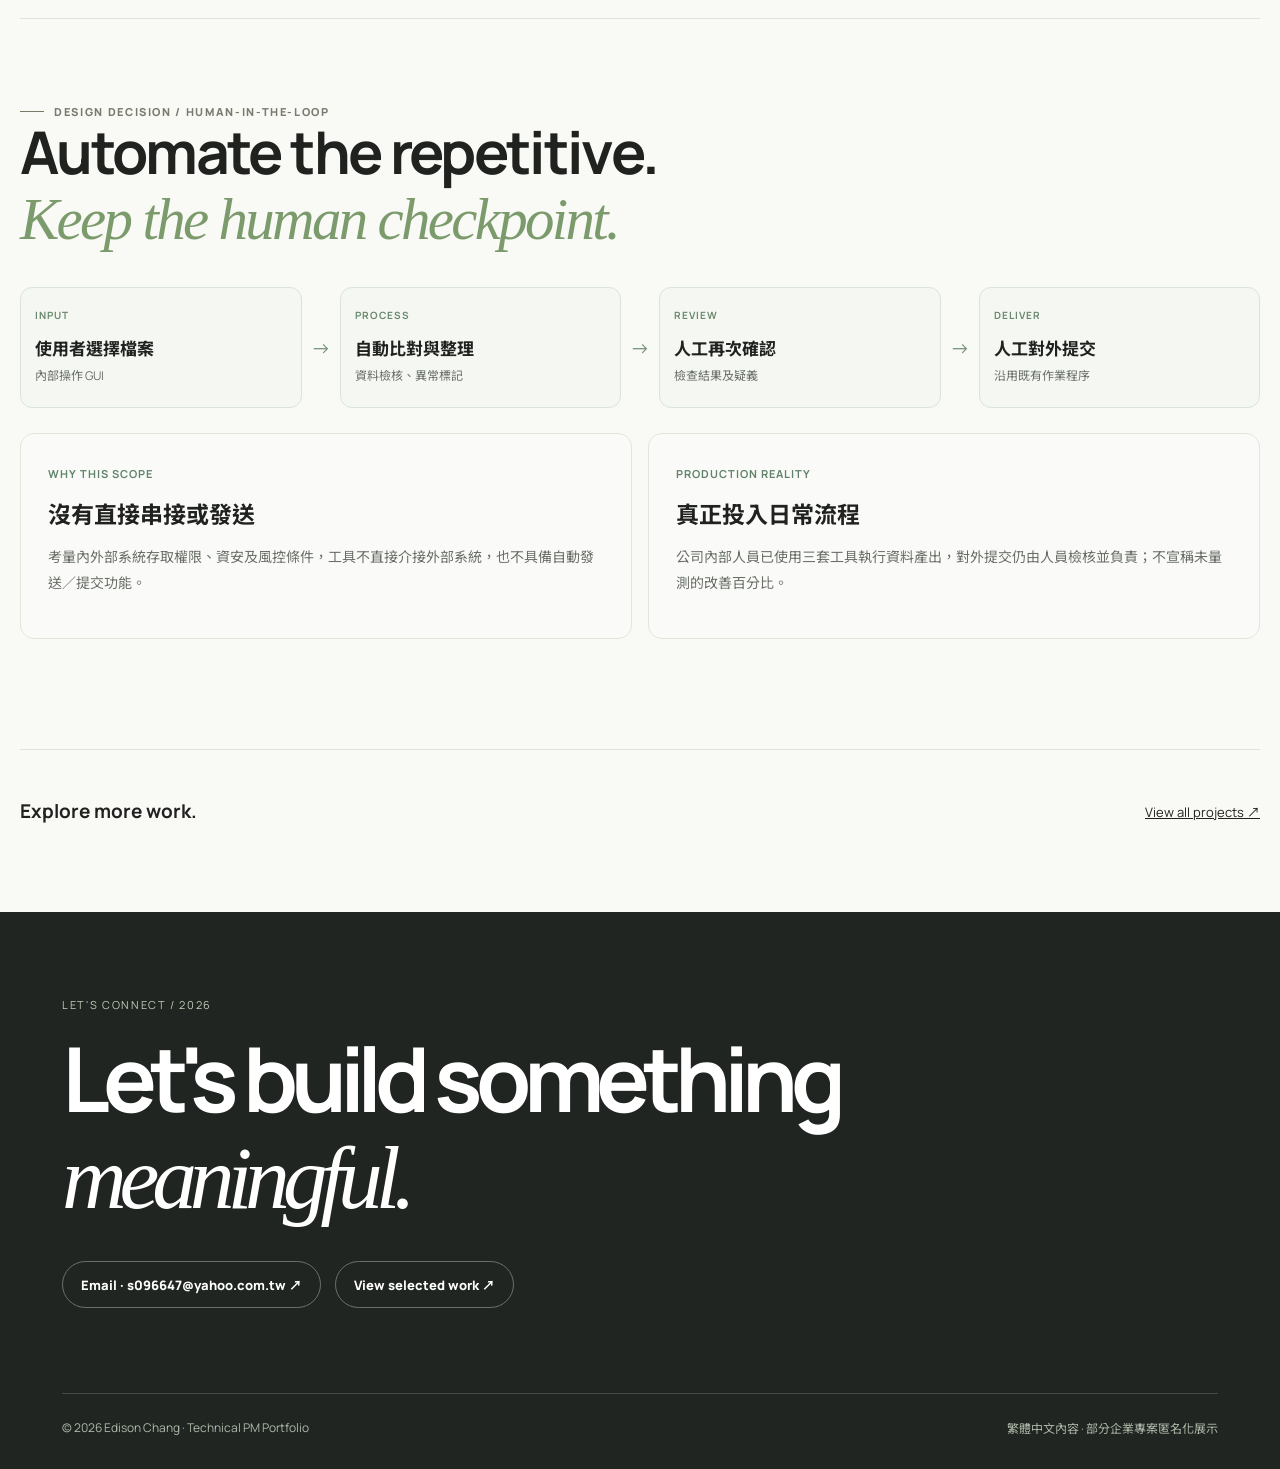
<file: projects/automation-tools.html>
<!DOCTYPE html>
<!DOCTYPE html>

<html lang="zh-Hant"><head><meta charset="utf-8"/><meta content="width=device-width,initial-scale=1" name="viewport"/><meta content="#f9f9f5" name="theme-color"/><title>Workflow Automation — AI-Assisted Development | Edison Chang</title><meta content="接手業務後以 AI 協作開發 Excel 自動化工具，涵蓋核帳、入點、交易協查查詢與月報，搭配假資料及人工交叉驗證。" name="description"/><link href="../styles.css" rel="stylesheet"/></head><body><a class="skip-link" href="#main-content">跳至主要內容</a><header class="header"><div class="wrap nav"><a class="logo" href="../index.html"><span class="logo-mark">e.</span><span>Edison Chang</span></a><nav class="navlinks"><a href="../index.html#work">Selected Work</a><a href="../index.html#about">About</a><a href="../index.html#skills">Capabilities</a><a href="#executive-summary">Case Summary</a></nav><div class="nav-right"><span class="small-status"><i class="status-dot"></i>Open to opportunities</span><a class="btn" href="../index.html#contact">Get in touch ↗</a></div></div></header><main id="main-content">
<section class="wrap case-head auto-v10-head"><a class="back" href="../index.html#work">← Back to selected work</a>
<div class="overline" style="margin-top:40px">02 / AI-ASSISTED WORKFLOW AUTOMATION · ANONYMIZED</div>
<h1 class="case-title">Less routine.<br/><em style="font-family:Georgia,serif;color:#7c9b6c;font-weight:400">More meaningful work.</em></h1>
<p class="case-lead">承接原承辦人的核帳、入點與交易協查業務後，將反覆的 Excel 操作整理成規則，配合公司 AI 應用方向協作開發 Python／Windows 工具；先以模擬資料與人工比對驗證，再投入日常使用。</p>
<div class="case-tags"><span class="tag">Python</span><span class="tag">Tkinter</span><span class="tag">openpyxl</span><span class="tag">Excel Automation</span><span class="tag">AI-assisted Development</span><span class="tag">Batch Excel Matching</span></div></section><section class="wrap v16-summary-section"><div class="overline">INTERNAL USERS · REAL WORKFLOWS</div><h2>不是 Demo：三套 GUI 工具已在內部日常作業中使用。</h2><p>讓使用者直接整理核帳資料、產製入點名單及查詢交易資料；保留人工覆核後，再由人員依既有管道提交，不自動傳送至外部系統。</p><div class="v16-before-after"><div><span>BEFORE / MANUAL</span><h3>逐檔整理與比對</h3><p>開啟多份 Excel／交易檔案、查找相同欄位、人工整理及核對結果。</p></div><div class="v16-transition">→</div><div><span>AFTER / INTERNAL GUI</span><h3>自助操作＋人工覆核</h3><p>使用者選擇檔案與條件、由工具處理並產出結果，覆核後人工提交。</p></div></div><p class="v15-caption">改善方式為實際作業描述；未進行量化量測，因此不宣稱節省特定百分比或工時。</p></section><section class="wrap case-section pm-executive" id="executive-summary">
<div class="pm-exec-top"><div class="overline">CASE STUDY · THE 60-SECOND READ</div><a class="pm-skip" href="#deep-dive">Explore supporting evidence ↓</a></div>
<h2>關鍵不是做了哪些功能，<br/>而是如何把問題推進到結果。</h2>
<div class="pm-decision-grid">
<article><span class="pm-kicker">01 / THE PROBLEM</span><h3>問題與限制</h3><p>業務日常需要反覆核對多份資料、整理入點名單，以及依交易條件查找銀行協查資訊，過程繁瑣且需人工確認。</p></article>
<article><span class="pm-kicker">02 / MY ROLE</span><h3>我的責任</h3><p>以業務實際需要為起點，拆解處理規則，運用 Python 與 AI 協作製作三套 GUI 工具，並提供內部同事使用。</p></article>
<article><span class="pm-kicker">03 / APPROACH</span><h3>處理方式與取捨</h3><p>將資料匯入、比對、去重、錯誤提示與結果輸出工具化；因資料品質與內部風險控管，保留人工覆核與人工對外提交。</p></article>
<article><span class="pm-kicker">04 / OUTCOME</span><h3>實際成果</h3><p>三套工具已用於內部日常作業。可以展示真實 GUI 和示範資料；沒有量測過的節省工時數字。</p></article>
</div><p class="pm-evidence-note">實際使用不代表自動串接外部機構，也不是交易詐欺偵測系統；所有對外資料仍由人員覆核後提交。</p>
</section><section class="wrap case-section pm-decision-section"><div class="overline">WHY HUMAN-IN-THE-LOOP</div><h2>自動化資料整理，<br/>但不自動對外提交。</h2><div class="pm-tradeoff"><div><strong>原本工作</strong><p>需依不同資料格式，逐筆核對或搜尋並整理成可用名單與協查結果。</p></div><div><strong>工具的責任</strong><p>將匯入、資料比對、重複檢查、異常提示及輸出改成內部同仁可操作的 GUI 流程。</p></div><div><strong>人的責任</strong><p>產出資料先由人員確認，之後由人員透過原有管道提供外部窗口；工具沒有自動送出功能。</p></div></div><p class="pm-fineprint">工具已於內部使用，但未取得可公開的節省時間、錯誤率或使用人次數據，因此不宣稱量化效益。</p></section>
<div class="wrap"><div aria-label="匿名資料自動化流程示意圖" class="auto-v10-art" role="img"><div class="auto-v10-arttop"><span>WORKFLOW AUTOMATION / TESTED WITH SAMPLE DATA</span><span>EDITORIAL CONCEPT · NOT ACTUAL TRANSACTION DATA</span></div><div class="auto-v10-diagram"><div class="auto-v10-input"><small>INPUT</small><strong>Excel / Files</strong><span>交易明細、待核對清單</span></div><i>→</i><div class="auto-v10-center"><small>PROCESS</small><strong>Python Tool</strong><span>比對 · 清理 · 檢核 · 整理</span></div><i>→</i><div class="auto-v10-output"><small>OUTPUT</small><strong>Ready to use</strong><span>核對結果、名單、查詢表</span></div></div></div><p class="disclaimer">視覺為作品集重繪概念圖，不含真實交易資料、內部路徑、業務檔案或系統憑證。</p>
<div class="case-facts"><div><label>PROJECT TYPE</label><strong>已提供公司內部人員使用 · 支援實際對外交付</strong></div><div><label>MY ROLE</label><strong>業務規則、AI 協作、假資料測試及人工對帳</strong></div><div><label>DISCLOSURE</label><strong>匿名示意；不公開真實業務資料</strong></div></div></div>
<section class="wrap case-section" id="deep-dive"><div class="overline">01 / Context</div><div class="auto-v10-split"><h2>From inherited routines to reliable tools.</h2><div><p>原承辦人員調整職務後，我承接了核帳、入點和交易協查等既有業務。過程中發現大量時間花在查找日報表、人工比對與 Excel 名單整理，因此配合公司推動 AI 應用的方向，主動將可規則化的步驟做成小工具。</p><p>由我定義資料來源、欄位、重複判斷、輸入輸出與例外條件，使用生成式 AI 協助 Python 程式撰寫及除錯；開發後先以模擬資料測試，再與人工處理結果交叉比對，確認符合業務規則後才投入使用。</p></div></div></section>
<section class="wrap case-section"><div class="overline">02 / Tools and workflow</div><h2>Actual tools, actual workflows.</h2><div class="auto-v10-features">
<div><span class="auto-v10-number">01 / RECONCILIATION</span><h3>帳務核對與差異整理工具</h3><p>將每月多類別交易明細依業務規則分組、判斷重複、排序及彙整，輸出核帳檔與排除清單。保留原始資料，另存結果供人工確認及後續作業。</p><small>Python · openpyxl · Windows Excel automation · GUI</small></div>
<div><span class="auto-v10-number">02 / POINTS PROCESSING</span><h3>入點名單產製工具</h3><p>依已確認的核帳檔標記回查交易明細，以訂單及必要的替代條件配對會員識別碼與點數，產出匯入名單，降低人工複製時的配對錯位風險。</p><small>Python · Excel processing · Tkinter GUI</small></div>
<div><span class="auto-v10-number">03 / INFORMATION LOOKUP</span><h3>交易協查 Excel 批次比對工具</h3><p>銀行、電子支付等外部窗口提出交易協查後，先將待查交易整理成 Excel；工具依交易日期及識別欄位，比對既有系統每天產出的超商收單交易明細，輸出對應門市代號、門市名稱等整理結果，再供人工確認與回覆。此工具不進行詐騙認定。</p><small>Batch lookup · Existing daily files · Excel export</small></div>
</div></section>
<section class="wrap case-section"><div class="overline">03 / Personal contribution</div><h2>Not just writing scripts.<br/>Making workflows usable.</h2><div class="v4-contribution-grid"><div><span>01</span><h3>理解流程</h3><p>從使用者的 Excel、資料來源、檔案格式與操作順序整理需求。</p></div><div><span>02</span><h3>規則拆解</h3><p>定義欄位對應、查詢及比對條件，考量重複與異常資料。</p></div><div><span>03</span><h3>AI 協作開發</h3><p>配合公司鼓勵運用 AI 的方向，由生成式 AI 協助產生與修改程式；我負責流程規則、測試和實際作業確認，不將規則型查詢工具誤稱為 AI 模型。</p></div><div><span>04</span><h3>日常應用</h3><p>所有小工具在使用前先以假資料或歷史案例測試，並透過人工計算或逐筆比對檢查輸出，確認結果後才在自己負責的業務中使用。</p></div></div></section>
<section class="wrap case-section"><div class="overline">05 / Operational scope</div><h2>Practical improvements, without inflated metrics.</h2><p>核帳、入點及交易協查查詢工具已應用於本人負責的日常業務，減少原本人工逐筆尋找、比對及整理檔案的步驟。公開成果不使用未實測的效率百分比，亦不宣稱全面導入部門。</p><div class="case-warning">公開版本只使用重新繪製的示意及假資料，不揭露外部機構、真實交易序號、金額、門市、內部路徑、機密程式或業務文件。交易查詢是資料比對工具，不是詐騙偵測模型；不引用未驗證的 80%／95% 改善宣稱。</div></section>
<section class="wrap case-section" id="real-tool-evidence"><div class="overline">ACTUAL SOFTWARE / REDACTED DEMO SCREENSHOTS</div><h2>Built, tested and<br/>used by internal colleagues.</h2><p>以下圖片擷取自實際 Python 工具與操作手冊，並使用示範資料；內部檔名、路徑與部分識別欄位已遮蔽。這些不是重新繪製的 Mockup。</p><div class="v15-gallery"><figure><img alt="實際核帳工具介面，敏感欄位經遮蔽" loading="lazy" src="../assets/automation-evidence/reconciliation.webp"/><figcaption><strong>01 / Reconciliation</strong>多來源核帳與資料整理工具，處理規則、去重及輸出檢核。</figcaption></figure><figure><img alt="實際入點名單工具介面，檔案路徑經遮蔽" loading="lazy" src="../assets/automation-evidence/points-gui.webp"/><figcaption><strong>02 / Points processing</strong>將勾選及對照規則轉成可供同仁操作的 GUI。</figcaption></figure><figure><img alt="實際交易資料協查工具，執行路徑及紀錄經遮蔽" loading="lazy" src="../assets/automation-evidence/lookup-gui.webp"/><figcaption><strong>03 / Transaction lookup</strong>以批次查詢、狀態標記及 Excel 輸出支援窗口協查。</figcaption></figure><figure><img alt="以虛構資料產出的交易查詢狀態表" loading="lazy" src="../assets/automation-evidence/lookup-results.webp"/><figcaption><strong>Sample output</strong>虛構資料呈現已寫入、查無資料、檔案缺失等結果。</figcaption></figure></div></section><section class="wrap case-section v15-focus"><div class="overline">DESIGN DECISION / HUMAN-IN-THE-LOOP</div><h2>Automate the repetitive.<br/><em>Keep the human checkpoint.</em></h2><div class="v15-process"><div><small>INPUT</small><b>使用者選擇檔案</b><p>內部操作 GUI</p></div><span>→</span><div><small>PROCESS</small><b>自動比對與整理</b><p>資料檢核、異常標記</p></div><span>→</span><div><small>REVIEW</small><b>人工再次確認</b><p>檢查結果及疑義</p></div><span>→</span><div><small>DELIVER</small><b>人工對外提交</b><p>沿用既有作業程序</p></div></div><div class="v15-dual"><article><span>WHY THIS SCOPE</span><h3>沒有直接串接或發送</h3><p>考量內外部系統存取權限、資安及風控條件，工具不直接介接外部系統，也不具備自動發送／提交功能。</p></article><article><span>PRODUCTION REALITY</span><h3>真正投入日常流程</h3><p>公司內部人員已使用三套工具執行資料產出，對外提交仍由人員檢核並負責；不宣稱未量測的改善百分比。</p></article></div></section><div class="wrap case-next"><strong>Explore more work.</strong><a href="../index.html#work">View all projects ↗</a></div>
</main><footer class="footer" id="contact"><div class="wrap"><div class="footer-label">LET'S CONNECT / 2026</div><h2 class="footer-big">Let's build something<br/><em>meaningful.</em></h2><div class="footer-actions"><a aria-label="寄送求職聯絡 Email 至 s096647@yahoo.com.tw" class="btn btn-outline" href="mailto:s096647@yahoo.com.tw">Email · s096647@yahoo.com.tw ↗</a><a class="btn btn-outline" href="../index.html#work">View selected work ↗</a></div><div class="footer-row"><span>© 2026 Edison Chang · Technical PM Portfolio</span><span>繁體中文內容 · 部分企業專案匿名化展示</span></div></div></footer></body></html>
</file>
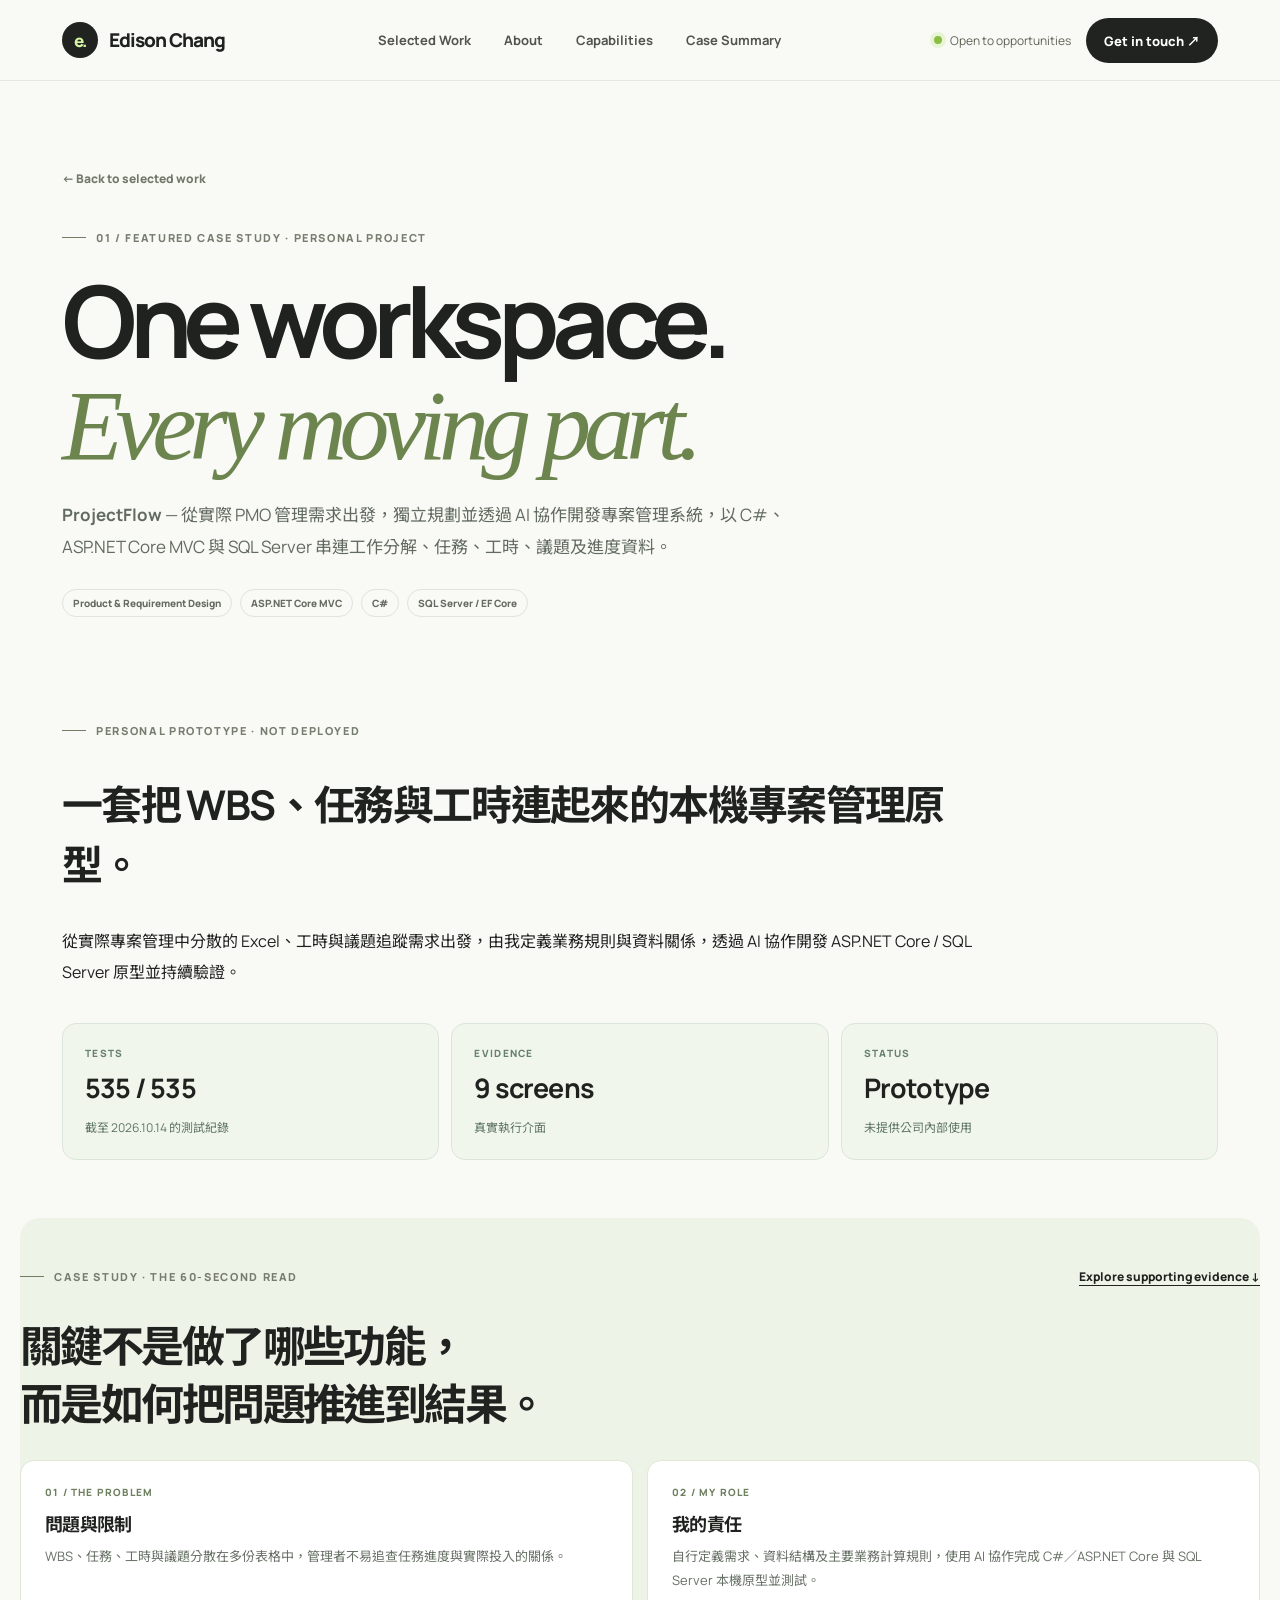
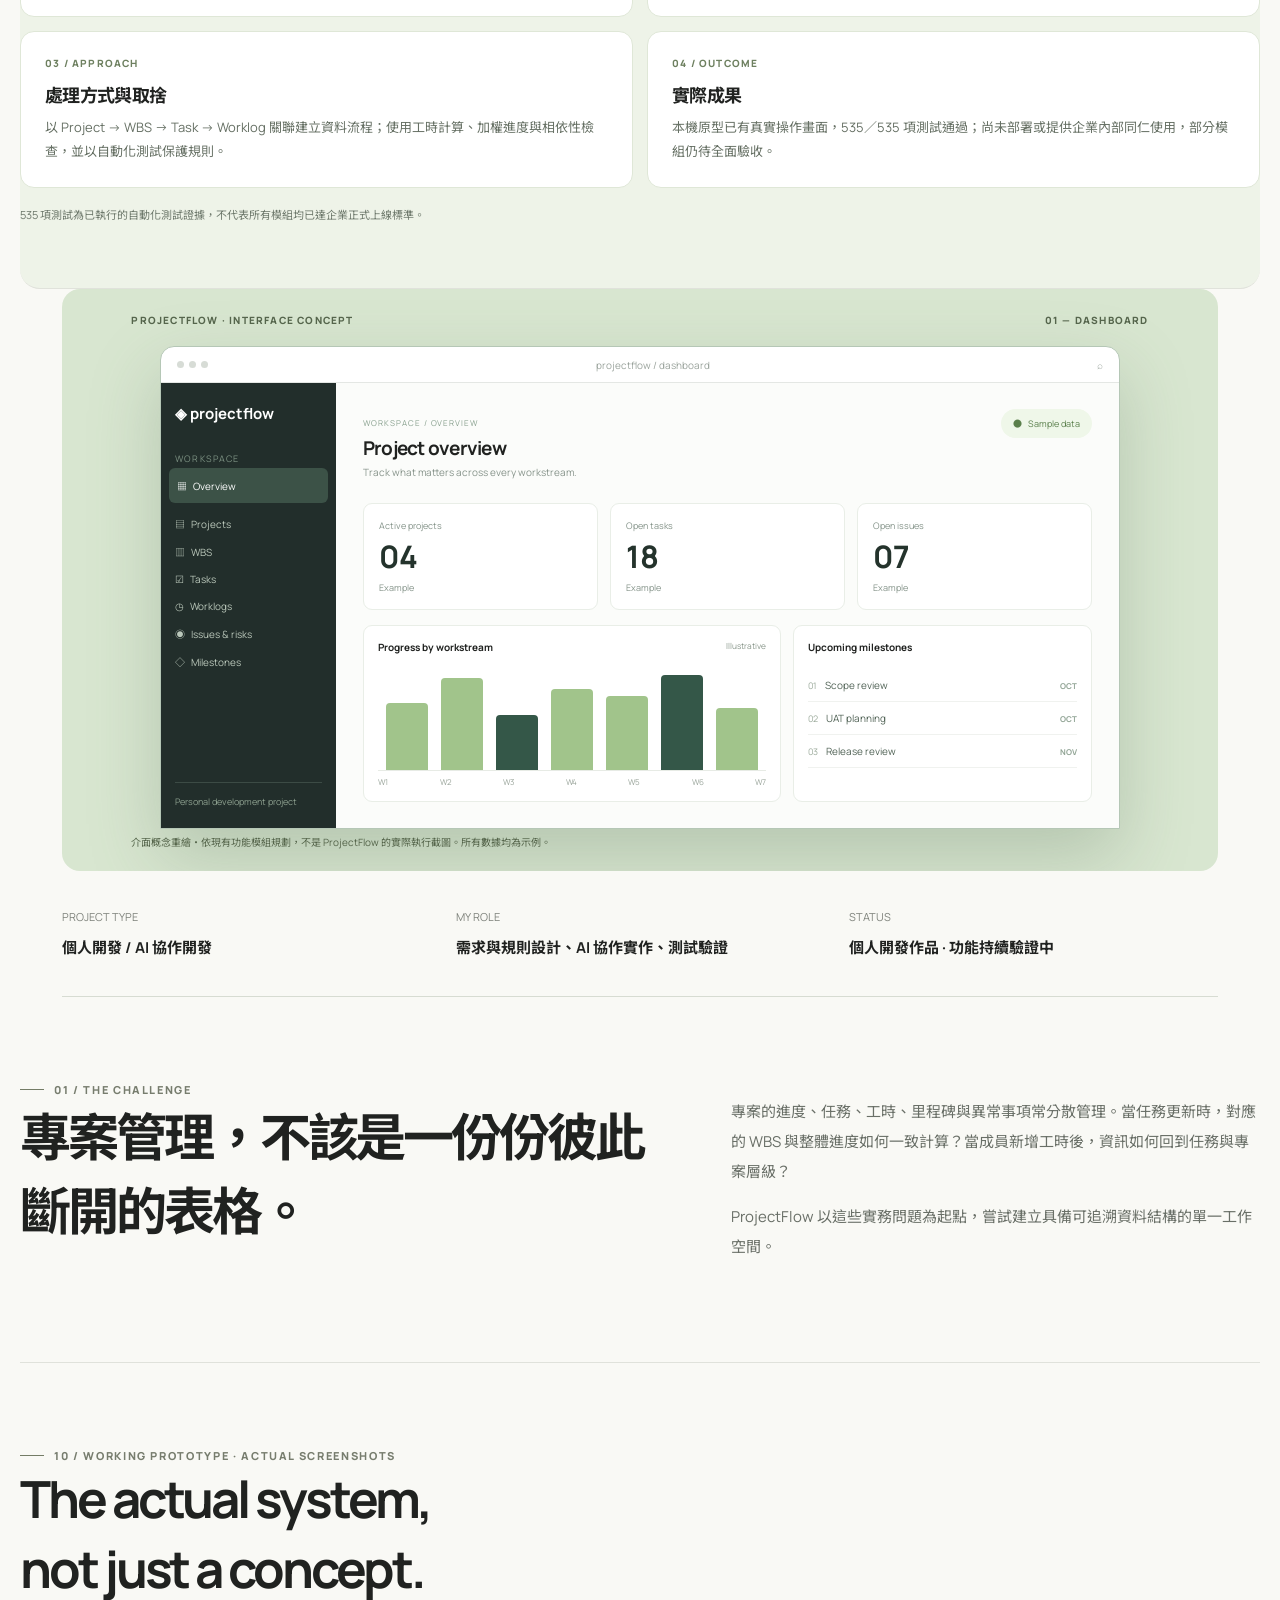
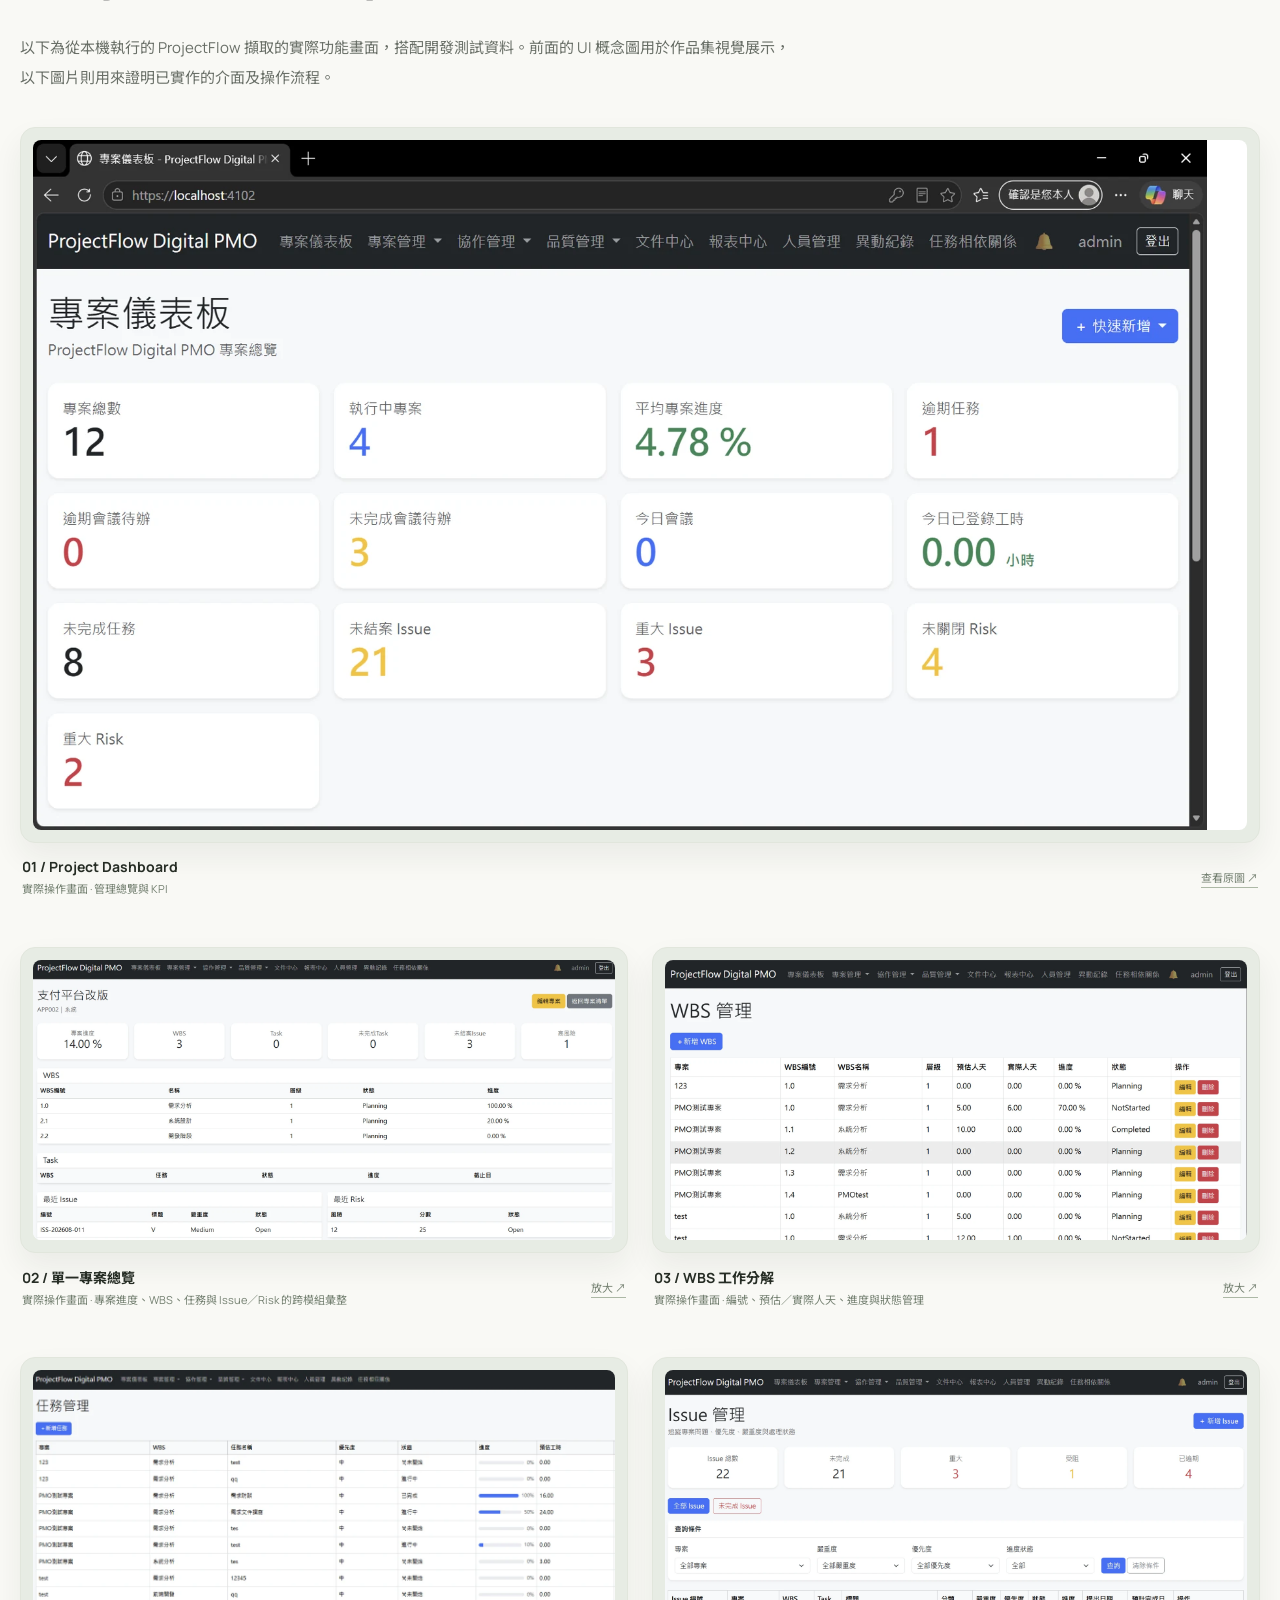
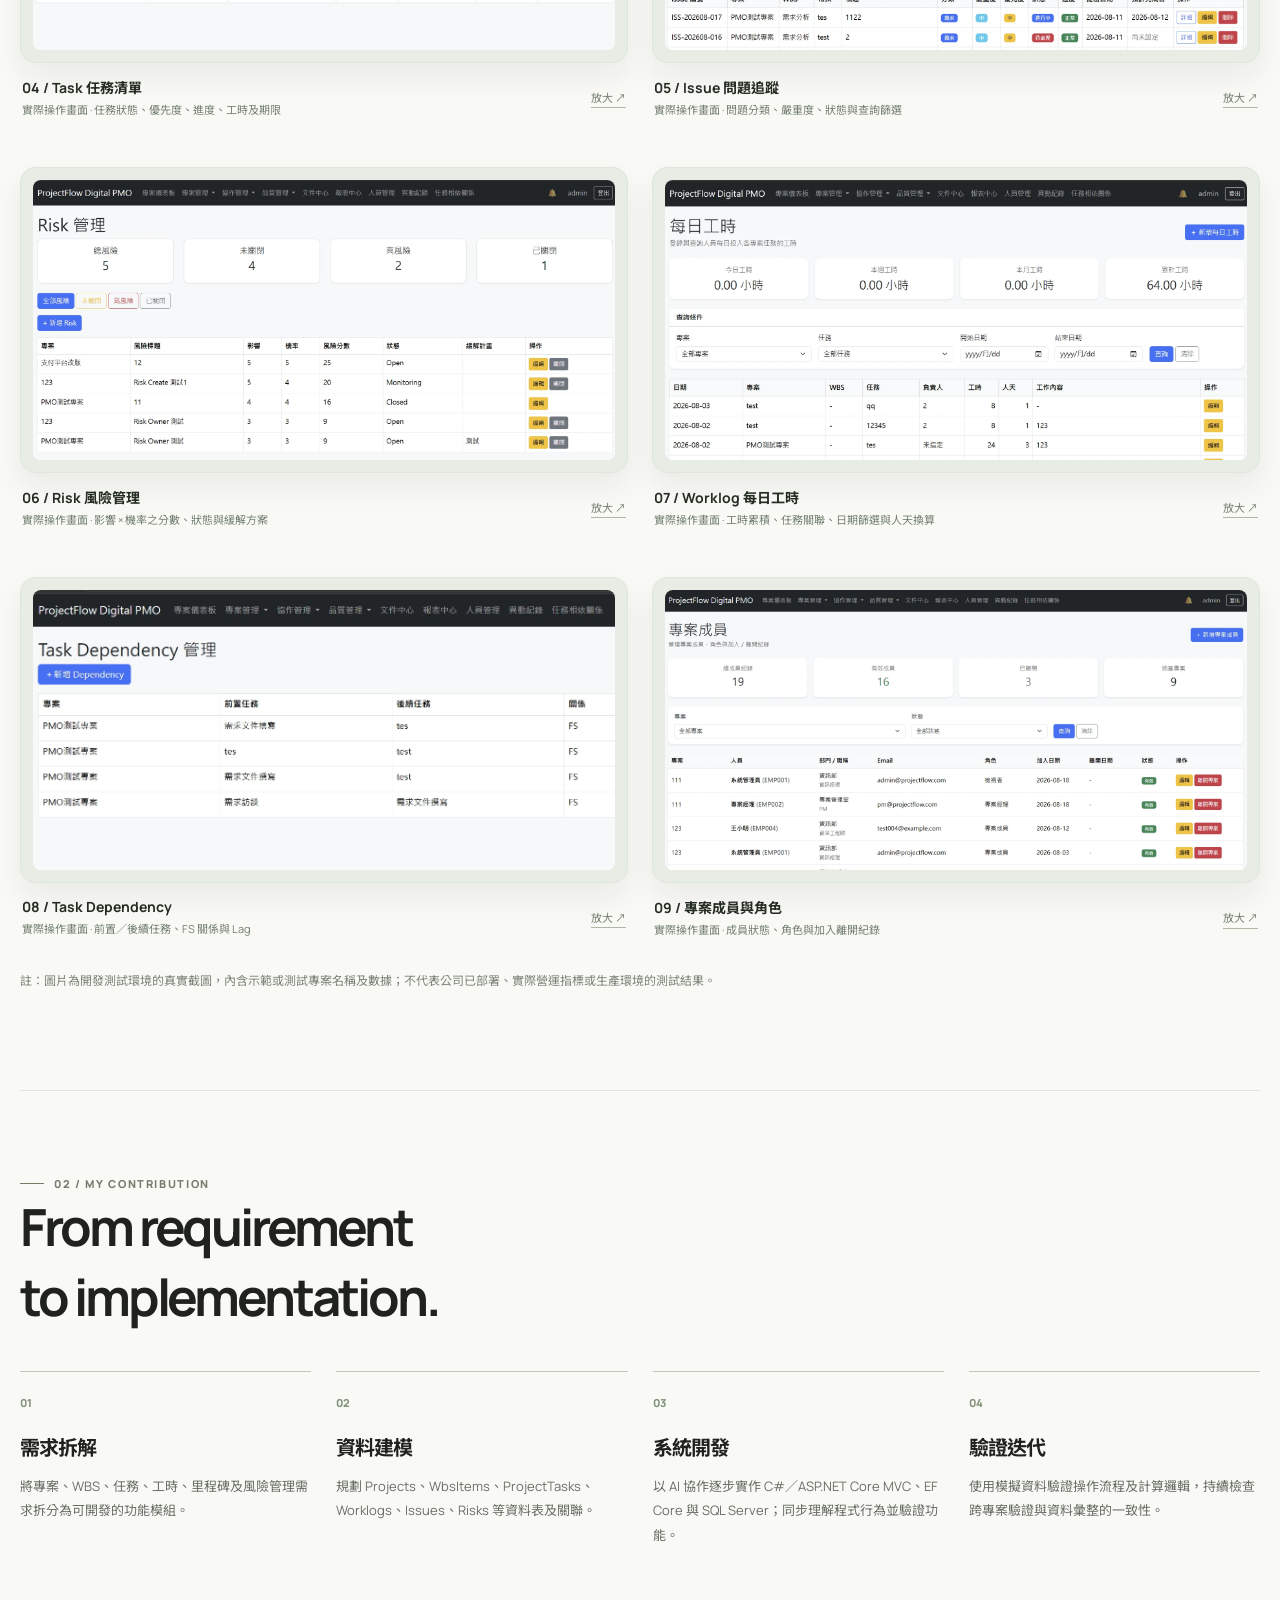
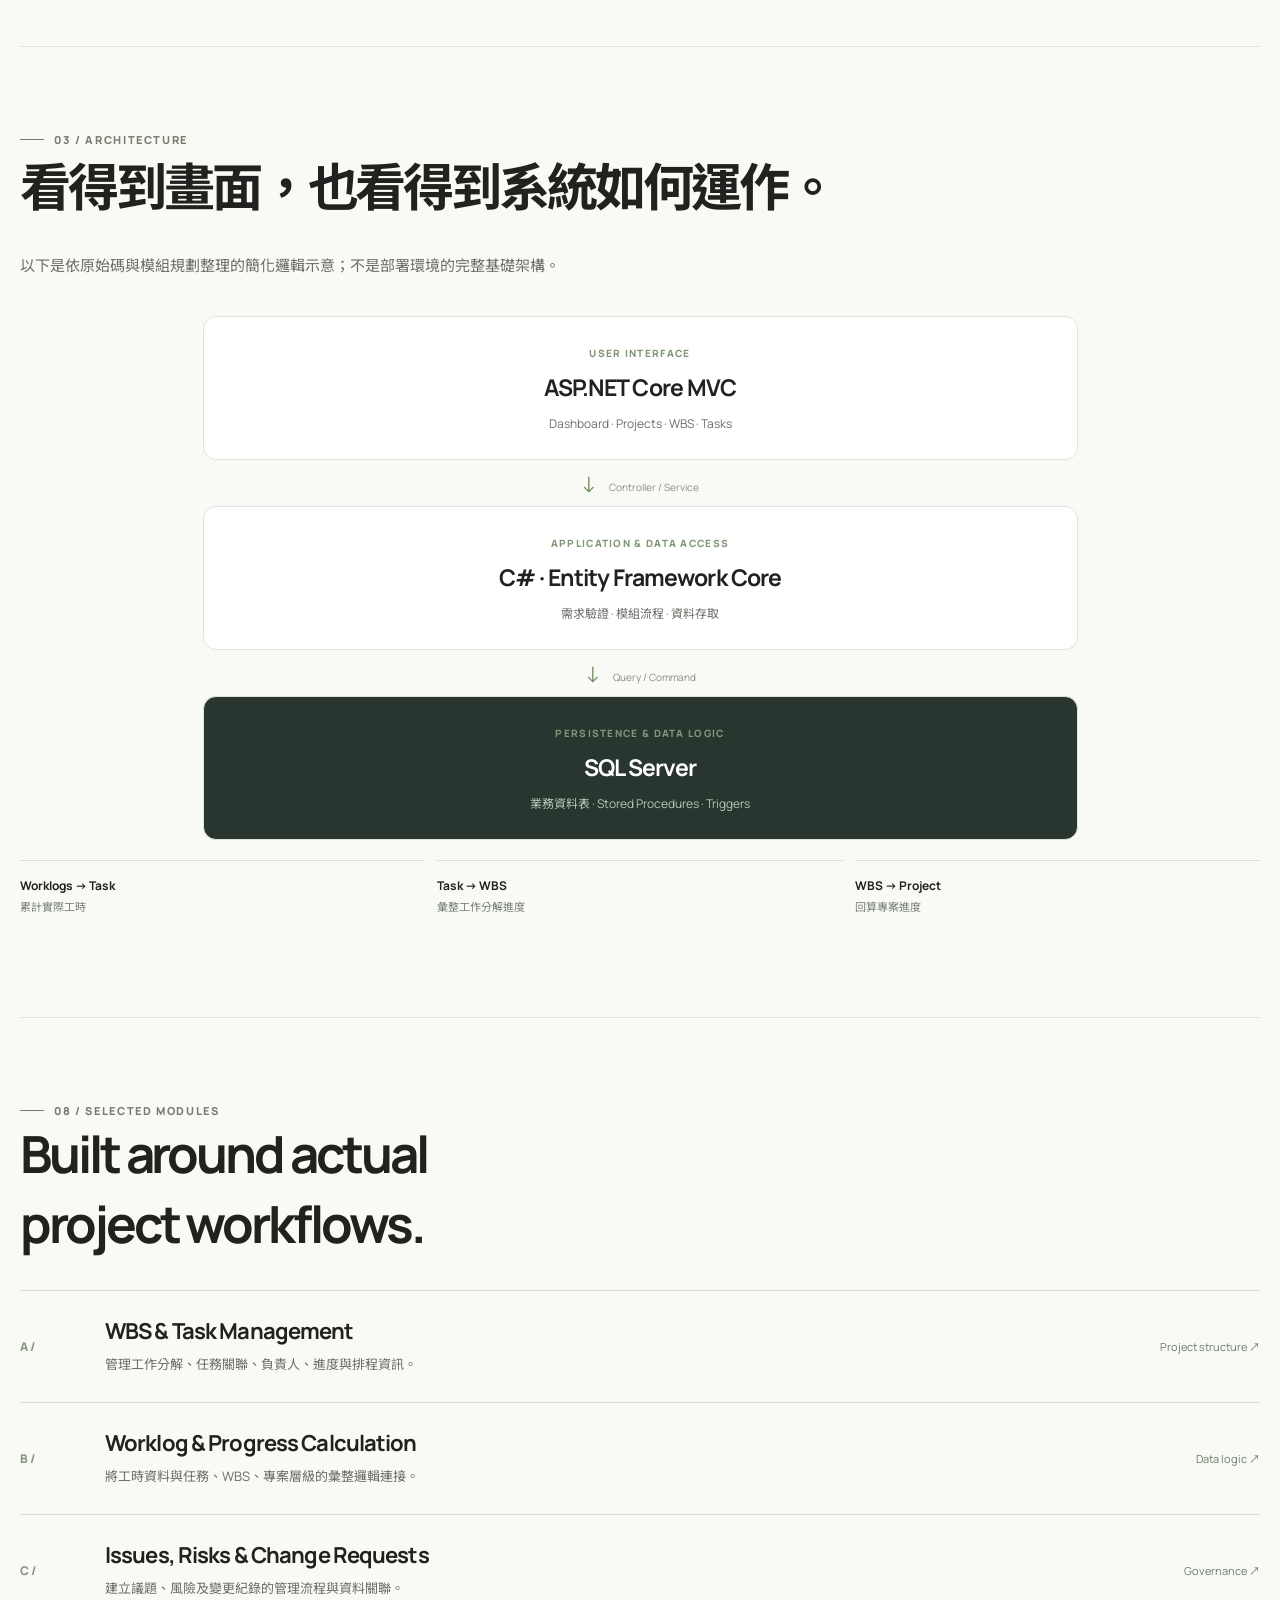
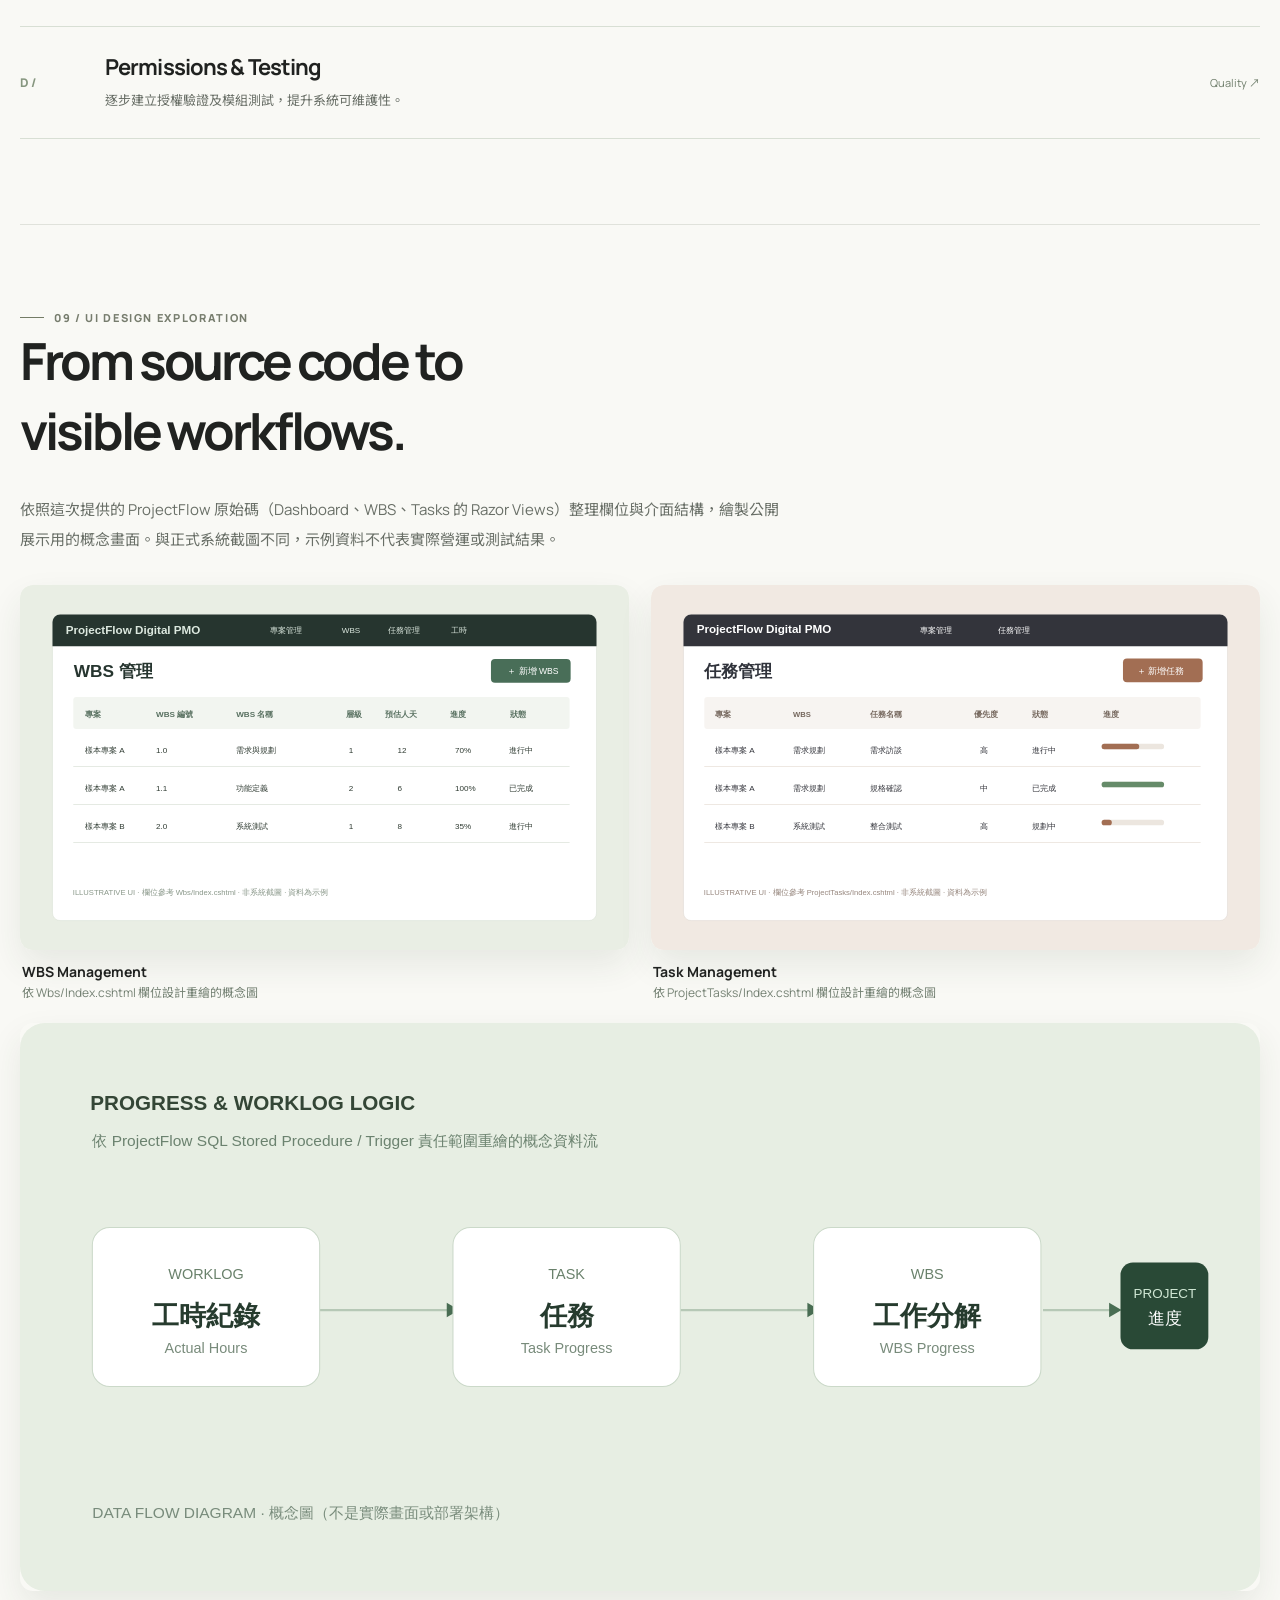
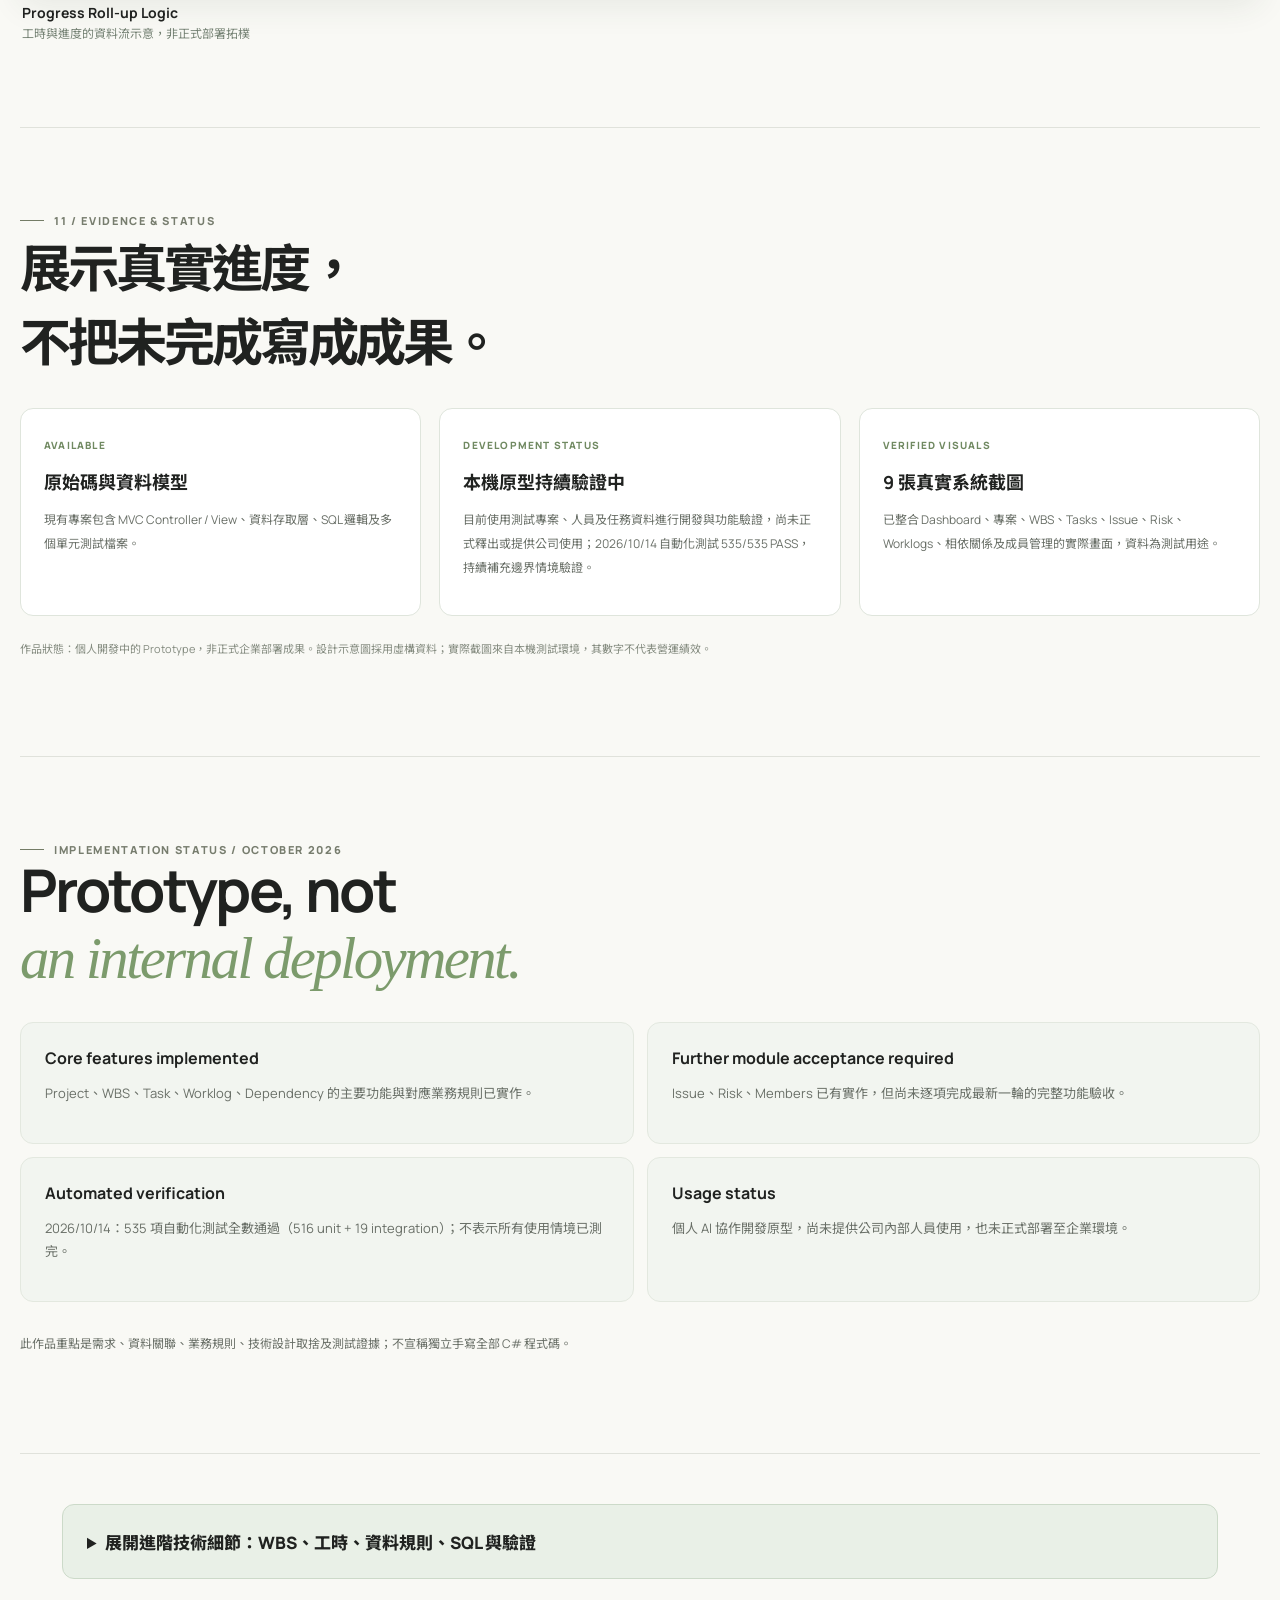
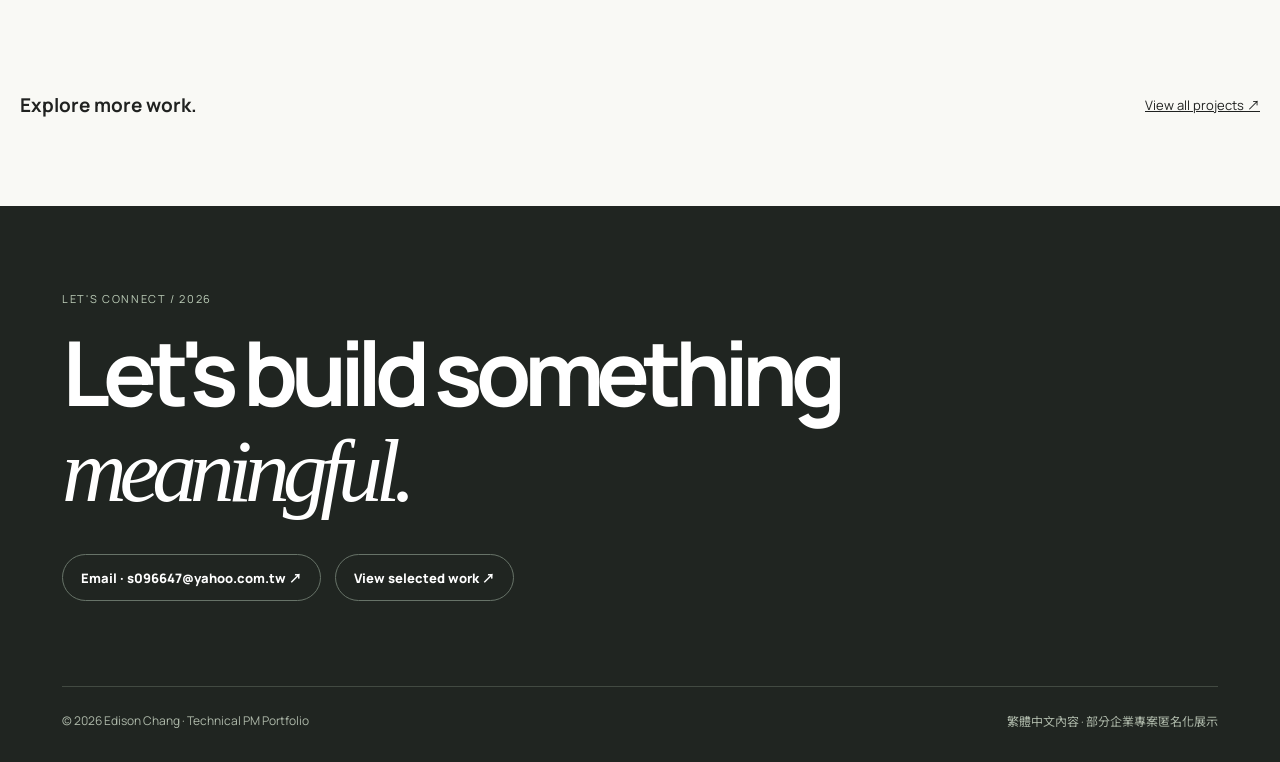
<file: projects/projectflow.html>
<!DOCTYPE html>
<!DOCTYPE html>

<html lang="zh-Hant">
<head>
<meta charset="utf-8"/><meta content="width=device-width,initial-scale=1" name="viewport"/>
<title>ProjectFlow — Project Case Study | Edison Chang</title>
<meta content="ProjectFlow 專案管理平台：ASP.NET Core MVC、C#、SQL Server 的架構規劃、資料建模與功能開發案例。" name="description"/>
<link href="../styles.css" rel="stylesheet"/>
</head>
<body><a class="skip-link" href="#main-content">跳至主要內容</a>
<header class="header"><div class="wrap nav"><a class="logo" href="../index.html"><span class="logo-mark">e.</span><span>Edison Chang</span></a><nav class="navlinks"><a href="../index.html#work">Selected Work</a><a href="../index.html#about">About</a><a href="../index.html#skills">Capabilities</a><a href="#executive-summary">Case Summary</a></nav><div class="nav-right"><span class="small-status"><i class="status-dot"></i>Open to opportunities</span><a class="btn" href="../index.html#contact">Get in touch ↗</a></div></div></header>
<main id="main-content">
<section class="wrap case-head case-head-v4">
<a class="back" href="../index.html#work">← Back to selected work</a>
<div class="overline" style="margin-top:42px">01 / FEATURED CASE STUDY · PERSONAL PROJECT</div>
<h1 class="case-title">One workspace.<br/><span class="v4-serif">Every moving part.</span></h1>
<p class="case-lead"><strong>ProjectFlow</strong> — 從實際 PMO 管理需求出發，獨立規劃並透過 AI 協作開發專案管理系統，以 C#、ASP.NET Core MVC 與 SQL Server 串連工作分解、任務、工時、議題及進度資料。</p>
<div class="case-tags"><span class="tag">Product &amp; Requirement Design</span><span class="tag">ASP.NET Core MVC</span><span class="tag">C#</span><span class="tag">SQL Server / EF Core</span></div>
</section><section class="wrap v16-summary-section"><div class="overline">PERSONAL PROTOTYPE · NOT DEPLOYED</div><h2>一套把 WBS、任務與工時連起來的本機專案管理原型。</h2><p>從實際專案管理中分散的 Excel、工時與議題追蹤需求出發，由我定義業務規則與資料關係，透過 AI 協作開發 ASP.NET Core / SQL Server 原型並持續驗證。</p><div class="v16-impact-strip"><div><small>TESTS</small><strong>535 / 535</strong><span>截至 2026.10.14 的測試紀錄</span></div><div><small>EVIDENCE</small><strong>9 screens</strong><span>真實執行介面</span></div><div><small>STATUS</small><strong>Prototype</strong><span>未提供公司內部使用</span></div></div></section><section class="wrap case-section pm-executive" id="executive-summary">
<div class="pm-exec-top"><div class="overline">CASE STUDY · THE 60-SECOND READ</div><a class="pm-skip" href="#deep-dive">Explore supporting evidence ↓</a></div>
<h2>關鍵不是做了哪些功能，<br/>而是如何把問題推進到結果。</h2>
<div class="pm-decision-grid">
<article><span class="pm-kicker">01 / THE PROBLEM</span><h3>問題與限制</h3><p>WBS、任務、工時與議題分散在多份表格中，管理者不易追查任務進度與實際投入的關係。</p></article>
<article><span class="pm-kicker">02 / MY ROLE</span><h3>我的責任</h3><p>自行定義需求、資料結構及主要業務計算規則，使用 AI 協作完成 C#／ASP.NET Core 與 SQL Server 本機原型並測試。</p></article>
<article><span class="pm-kicker">03 / APPROACH</span><h3>處理方式與取捨</h3><p>以 Project → WBS → Task → Worklog 關聯建立資料流程；使用工時計算、加權進度與相依性檢查，並以自動化測試保護規則。</p></article>
<article><span class="pm-kicker">04 / OUTCOME</span><h3>實際成果</h3><p>本機原型已有真實操作畫面，535／535 項測試通過；尚未部署或提供企業內部同仁使用，部分模組仍待全面驗收。</p></article>
</div><p class="pm-evidence-note">535 項測試為已執行的自動化測試證據，不代表所有模組均已達企業正式上線標準。</p>
</section>
<div class="wrap">
<figure class="v4-hero-stage">
<div class="v4-stage-top"><span>PROJECTFLOW · INTERFACE CONCEPT</span><span>01 — DASHBOARD</span></div>
<div class="v4-browser">
<div class="v4-browser-bar"><span class="v4-dots"><i></i><i></i><i></i></span><span class="v4-url">projectflow / dashboard</span><span>⌕</span></div>
<div class="v4-app">
<aside class="v4-app-side"><strong>◈ projectflow</strong><small>WORKSPACE</small><div class="v4-app-active">▦   Overview</div><div>▤   Projects</div><div>▥   WBS</div><div>☑   Tasks</div><div>◷   Worklogs</div><div>◉   Issues &amp; risks</div><div>◇   Milestones</div><div class="v4-sidebar-foot">Personal development project</div></aside>
<div class="v4-app-main">
<div class="v4-ui-heading"><div><small>WORKSPACE / OVERVIEW</small><h3>Project overview</h3><p>Track what matters across every workstream.</p></div><span class="v4-ui-pill">●   Sample data</span></div>
<div class="v4-kpis"><div><small>Active projects</small><b>04</b><em>Example</em></div><div><small>Open tasks</small><b>18</b><em>Example</em></div><div><small>Open issues</small><b>07</b><em>Example</em></div></div>
<div class="v4-content-row"><div class="v4-graph"><div class="v4-charthead"><strong>Progress by workstream</strong><small>Illustrative</small></div><div class="v4-bars"><i style="--v:65%"></i><i style="--v:89%"></i><i style="--v:53%"></i><i style="--v:78%"></i><i style="--v:72%"></i><i style="--v:92%"></i><i style="--v:60%"></i></div><div class="v4-axis"><span>W1</span><span>W2</span><span>W3</span><span>W4</span><span>W5</span><span>W6</span><span>W7</span></div></div><div class="v4-todo"><strong>Upcoming milestones</strong><div><span>01</span> Scope review <b>OCT</b></div><div><span>02</span> UAT planning <b>OCT</b></div><div><span>03</span> Release review <b>NOV</b></div></div></div>
</div>
</div>
</div>
<figcaption>介面概念重繪・依現有功能模組規劃，不是 ProjectFlow 的實際執行截圖。所有數據均為示例。</figcaption>
</figure>
<div class="case-facts">
<div><label>PROJECT TYPE</label><strong>個人開發 / AI 協作開發</strong></div>
<div><label>MY ROLE</label><strong>需求與規則設計、AI 協作實作、測試驗證</strong></div>
<div><label>STATUS</label><strong>個人開發作品 · 功能持續驗證中</strong></div>
</div>
</div>
<section class="wrap case-section v4-section-narrow" id="deep-dive">
<div class="overline">01 / The challenge</div>
<div class="v4-split"><h2>專案管理，不該是一份份彼此斷開的表格。</h2><div><p>專案的進度、任務、工時、里程碑與異常事項常分散管理。當任務更新時，對應的 WBS 與整體進度如何一致計算？當成員新增工時後，資訊如何回到任務與專案層級？</p><p>ProjectFlow 以這些實務問題為起點，嘗試建立具備可追溯資料結構的單一工作空間。</p></div></div>
</section><section class="wrap case-section" id="real-screenshots">
<div class="overline">10 / Working prototype · Actual screenshots</div>
<h2>The actual system,<br/>not just a concept.</h2>
<p>以下為從本機執行的 ProjectFlow 擷取的實際功能畫面，搭配開發測試資料。前面的 UI 概念圖用於作品集視覺展示，以下圖片則用來證明已實作的介面及操作流程。</p>
<div class="pf-real-grid">
<figure class="pf-real-item pf-real-featured"><a href="../assets/screenshots/dashboard.webp" rel="noopener" target="_blank"><img alt="ProjectFlow 真實 Dashboard 系統畫面，顯示專案數、平均進度、逾期任務與 Issue Risk 指標" loading="lazy" src="../assets/screenshots/dashboard.webp"/></a><figcaption><div><strong>01 / Project Dashboard</strong><span>實際操作畫面 · 管理總覽與 KPI</span></div><span class="pf-view">查看原圖 ↗</span></figcaption></figure>
<figure class="pf-real-item"><a href="../assets/screenshots/project.webp" rel="noopener" target="_blank"><img alt="ProjectFlow 真實系統畫面：單一專案總覽，專案進度、WBS、任務與 Issue／Risk 的跨模組彙整" loading="lazy" src="../assets/screenshots/project.webp"/></a><figcaption><div><strong>02 / 單一專案總覽</strong><span>實際操作畫面 · 專案進度、WBS、任務與 Issue／Risk 的跨模組彙整</span></div><span class="pf-view">放大 ↗</span></figcaption></figure>
<figure class="pf-real-item"><a href="../assets/screenshots/wbs.webp" rel="noopener" target="_blank"><img alt="ProjectFlow 真實系統畫面：WBS 工作分解，編號、預估／實際人天、進度與狀態管理" loading="lazy" src="../assets/screenshots/wbs.webp"/></a><figcaption><div><strong>03 / WBS 工作分解</strong><span>實際操作畫面 · 編號、預估／實際人天、進度與狀態管理</span></div><span class="pf-view">放大 ↗</span></figcaption></figure>
<figure class="pf-real-item"><a href="../assets/screenshots/task.webp" rel="noopener" target="_blank"><img alt="ProjectFlow 真實系統畫面：Task 任務清單，任務狀態、優先度、進度、工時及期限" loading="lazy" src="../assets/screenshots/task.webp"/></a><figcaption><div><strong>04 / Task 任務清單</strong><span>實際操作畫面 · 任務狀態、優先度、進度、工時及期限</span></div><span class="pf-view">放大 ↗</span></figcaption></figure>
<figure class="pf-real-item"><a href="../assets/screenshots/issue.webp" rel="noopener" target="_blank"><img alt="ProjectFlow 真實系統畫面：Issue 問題追蹤，問題分類、嚴重度、狀態與查詢篩選" loading="lazy" src="../assets/screenshots/issue.webp"/></a><figcaption><div><strong>05 / Issue 問題追蹤</strong><span>實際操作畫面 · 問題分類、嚴重度、狀態與查詢篩選</span></div><span class="pf-view">放大 ↗</span></figcaption></figure>
<figure class="pf-real-item"><a href="../assets/screenshots/risk.webp" rel="noopener" target="_blank"><img alt="ProjectFlow 真實系統畫面：Risk 風險管理，影響 × 機率之分數、狀態與緩解方案" loading="lazy" src="../assets/screenshots/risk.webp"/></a><figcaption><div><strong>06 / Risk 風險管理</strong><span>實際操作畫面 · 影響 × 機率之分數、狀態與緩解方案</span></div><span class="pf-view">放大 ↗</span></figcaption></figure>
<figure class="pf-real-item"><a href="../assets/screenshots/worklog.webp" rel="noopener" target="_blank"><img alt="ProjectFlow 真實系統畫面：Worklog 每日工時，工時累積、任務關聯、日期篩選與人天換算" loading="lazy" src="../assets/screenshots/worklog.webp"/></a><figcaption><div><strong>07 / Worklog 每日工時</strong><span>實際操作畫面 · 工時累積、任務關聯、日期篩選與人天換算</span></div><span class="pf-view">放大 ↗</span></figcaption></figure>
<figure class="pf-real-item"><a href="../assets/screenshots/dependency.webp" rel="noopener" target="_blank"><img alt="ProjectFlow 真實系統畫面：Task Dependency，前置／後續任務、FS 關係與 Lag" loading="lazy" src="../assets/screenshots/dependency.webp"/></a><figcaption><div><strong>08 / Task Dependency</strong><span>實際操作畫面 · 前置／後續任務、FS 關係與 Lag</span></div><span class="pf-view">放大 ↗</span></figcaption></figure>
<figure class="pf-real-item"><a href="../assets/screenshots/members.webp" rel="noopener" target="_blank"><img alt="ProjectFlow 真實系統畫面：專案成員與角色，成員狀態、角色與加入離開紀錄" loading="lazy" src="../assets/screenshots/members.webp"/></a><figcaption><div><strong>09 / 專案成員與角色</strong><span>實際操作畫面 · 成員狀態、角色與加入離開紀錄</span></div><span class="pf-view">放大 ↗</span></figcaption></figure>
</div>
<p class="pf-image-disclaimer">註：圖片為開發測試環境的真實截圖，內含示範或測試專案名稱及數據；不代表公司已部署、實際營運指標或生產環境的測試結果。</p>
</section>
<section class="wrap case-section">
<div class="overline">02 / My contribution</div><h2>From requirement<br/>to implementation.</h2>
<div class="v4-contribution-grid">
<div><span>01</span><h3>需求拆解</h3><p>將專案、WBS、任務、工時、里程碑及風險管理需求拆分為可開發的功能模組。</p></div>
<div><span>02</span><h3>資料建模</h3><p>規劃 Projects、WbsItems、ProjectTasks、Worklogs、Issues、Risks 等資料表及關聯。</p></div>
<div><span>03</span><h3>系統開發</h3><p>以 AI 協作逐步實作 C#／ASP.NET Core MVC、EF Core 與 SQL Server；同步理解程式行為並驗證功能。</p></div>
<div><span>04</span><h3>驗證迭代</h3><p>使用模擬資料驗證操作流程及計算邏輯，持續檢查跨專案驗證與資料彙整的一致性。</p></div>
</div>
</section>
<section class="wrap case-section">
<div class="overline">03 / Architecture</div><h2>看得到畫面，也看得到系統如何運作。</h2>
<p>以下是依原始碼與模組規劃整理的簡化邏輯示意；不是部署環境的完整基礎架構。</p>
<div class="v4-architecture">
<div class="v4-arch-box"><small>USER INTERFACE</small><h3>ASP.NET Core MVC</h3><p>Dashboard · Projects · WBS · Tasks</p></div>
<div class="v4-arch-arrow">↓<span>Controller / Service</span></div>
<div class="v4-arch-box"><small>APPLICATION &amp; DATA ACCESS</small><h3>C# · Entity Framework Core</h3><p>需求驗證 · 模組流程 · 資料存取</p></div>
<div class="v4-arch-arrow">↓<span>Query / Command</span></div>
<div class="v4-arch-box"><small>PERSISTENCE &amp; DATA LOGIC</small><h3>SQL Server</h3><p>業務資料表 · Stored Procedures · Triggers</p></div>
</div>
<div class="v4-logic-notes"><div><strong>Worklogs → Task</strong><span>累計實際工時</span></div><div><strong>Task → WBS</strong><span>彙整工作分解進度</span></div><div><strong>WBS → Project</strong><span>回算專案進度</span></div></div>
</section>
<section class="wrap case-section">
<div class="overline">08 / Selected modules</div><h2>Built around actual<br/>project workflows.</h2>
<div class="v4-module-list">
<div><span class="v4-index">A /</span><div><h3>WBS &amp; Task Management</h3><p>管理工作分解、任務關聯、負責人、進度與排程資訊。</p></div><span>Project structure ↗</span></div>
<div><span class="v4-index">B /</span><div><h3>Worklog &amp; Progress Calculation</h3><p>將工時資料與任務、WBS、專案層級的彙整邏輯連接。</p></div><span>Data logic ↗</span></div>
<div><span class="v4-index">C /</span><div><h3>Issues, Risks &amp; Change Requests</h3><p>建立議題、風險及變更紀錄的管理流程與資料關聯。</p></div><span>Governance ↗</span></div>
<div><span class="v4-index">D /</span><div><h3>Permissions &amp; Testing</h3><p>逐步建立授權驗證及模組測試，提升系統可維護性。</p></div><span>Quality ↗</span></div>
</div>
</section>
<section class="wrap case-section">
<div class="overline">09 / UI design exploration</div>
<h2>From source code to<br/>visible workflows.</h2>
<p>依照這次提供的 ProjectFlow 原始碼（Dashboard、WBS、Tasks 的 Razor Views）整理欄位與介面結構，繪製公開展示用的概念畫面。與正式系統截圖不同，示例資料不代表實際營運或測試結果。</p>
<div class="pf-visual-gallery">
<figure><img alt="WBS 管理概念介面，含專案、WBS 編號、名稱、層級、預估人天、進度與狀態；非真實截圖" src="../assets/projectflow-wbs-concept.svg"/><figcaption><strong>WBS Management</strong><span>依 Wbs/Index.cshtml 欄位設計重繪的概念圖</span></figcaption></figure>
<figure><img alt="任務管理概念介面，含專案、WBS、任務名稱、優先度、狀態與進度；非真實截圖" src="../assets/projectflow-tasks-concept.svg"/><figcaption><strong>Task Management</strong><span>依 ProjectTasks/Index.cshtml 欄位設計重繪的概念圖</span></figcaption></figure>
<figure class="wide"><img alt="工時紀錄到任務、WBS 和專案進度的概念資料流" src="../assets/projectflow-dataflow.svg"/><figcaption><strong>Progress Roll-up Logic</strong><span>工時與進度的資料流示意，非正式部署拓樸</span></figcaption></figure>
</div>
</section>
<section class="wrap case-section">
<div class="overline">11 / Evidence &amp; status</div><h2>展示真實進度，<br/>不把未完成寫成成果。</h2>
<div class="v4-evidence">
<div class="v4-evidence-card"><span>AVAILABLE</span><h3>原始碼與資料模型</h3><p>現有專案包含 MVC Controller / View、資料存取層、SQL 邏輯及多個單元測試檔案。</p></div>
<div class="v4-evidence-card"><span>DEVELOPMENT STATUS</span><h3>本機原型持續驗證中</h3><p>目前使用測試專案、人員及任務資料進行開發與功能驗證，尚未正式釋出或提供公司使用；2026/10/14 自動化測試 535/535 PASS，持續補充邊界情境驗證。</p></div>
<div class="v4-evidence-card"><span>VERIFIED VISUALS</span><h3>9 張真實系統截圖</h3><p>已整合 Dashboard、專案、WBS、Tasks、Issue、Risk、Worklogs、相依關係及成員管理的實際畫面，資料為測試用途。</p></div>
</div>
<p class="v4-fineprint">作品狀態：個人開發中的 Prototype，非正式企業部署成果。設計示意圖採用虛構資料；實際截圖來自本機測試環境，其數字不代表營運績效。</p>
</section>
<section class="wrap case-section v15-focus"><div class="overline">IMPLEMENTATION STATUS / OCTOBER 2026</div><h2>Prototype, not<br/><em>an internal deployment.</em></h2><div class="v15-module-grid"><article><strong>Core features implemented</strong><p>Project、WBS、Task、Worklog、Dependency 的主要功能與對應業務規則已實作。</p></article><article><strong>Further module acceptance required</strong><p>Issue、Risk、Members 已有實作，但尚未逐項完成最新一輪的完整功能驗收。</p></article><article><strong>Automated verification</strong><p>2026/10/14：535 項自動化測試全數通過（516 unit + 19 integration）；不表示所有使用情境已測完。</p></article><article><strong>Usage status</strong><p>個人 AI 協作開發原型，尚未提供公司內部人員使用，也未正式部署至企業環境。</p></article></div><p class="v15-caption">此作品重點是需求、資料關聯、業務規則、技術設計取捨及測試證據；不宣稱獨立手寫全部 C# 程式碼。</p></section><details class="wrap v16-tech-details"><summary>展開進階技術細節：WBS、工時、資料規則、SQL 與驗證</summary><section class="wrap case-section pf-deep-dive" id="business-rules">
<div class="overline">04 / Business rule design · Personal design decisions</div>
<h2>Not just CRUD.<br/><span class="v4-serif">Rules behind each workflow.</span></h2>
<p>ProjectFlow 的出發點不是先建立畫面，而是把過去在多工作表管理 WBS、任務、人員與工時的經驗，轉換為明確的資料關係及業務規則。以下列出設計原則；實作完成度與最新版 SQL 仍須分別驗證。</p>
<div class="pf-rule-cards">
<article><span>01 / HIERARCHY</span><h3>Hierarchical WBS</h3><p>採用 Parent–Child 結構，讓不同深度的工作分解共用同一套 WBS 資料模型。</p><div class="pf-rule-snippet">Project → WBS → Sub-WBS</div><p><strong>主要規則：</strong>父子節點必須屬於同一專案；禁止自己成為父節點、形成循環，刪除前檢查相依資料。</p></article>
<article><span>02 / PROJECT SCOPE</span><h3>Task–WBS Association</h3><p>WBS 負責組織工作範圍，Task 負責實際執行、指派、工時與進度。</p><div class="pf-rule-snippet">Task.ProjectId = WBS.ProjectId</div><p><strong>主要規則：</strong>選定專案才載入對應 WBS；後端仍須防止竄改 Request 導致跨專案掛載。</p></article>
<article><span>03 / ROLE TRANSITION</span><h3>Project Manager Handover</h3><p>規劃新增人員、修改角色、離開與重新加入，以及專案 PM 更換的確認機制。</p><div class="pf-rule-snippet">New PM → ProjectManager<br/>Previous PM → ProjectMember</div><p><strong>主要規則：</strong>若已有 PM，先詢問是否更換，避免意外產生角色衝突。此處為初始業務流程規劃。</p></article>
</div>
</section><section class="wrap case-section pf-deep-dive">
<div class="overline">05 / Progress &amp; effort design</div>
<h2>From worklogs<br/><span class="v4-serif">to project visibility.</span></h2>
<p>規劃由底層工時紀錄彙總 Task、WBS 和 Project 的管理資訊，避免每個 Controller 各自維護不同的計算邏輯。以下示範最初規劃的公式，不代表最新版 SQL 所有階層與邊界案例皆已完成驗證。</p>
<div class="pf-math-layout">
<div class="pf-math-card"><span>01 / ACTUAL EFFORT</span><h3>Task actual hours</h3><div class="pf-math">ActualHour = Σ Worklog.Hours</div><p>以每天填報的工時為唯一來源。例如 8 + 6 + 10 = 24 小時；按 8 小時換算為 3 人天。</p></div>
<div class="pf-math-card"><span>02 / PLANNED WEIGHT</span><h3>Weighted progress</h3><div class="pf-math">Progress = Σ (EstimatedHour × Progress) / Σ EstimatedHour</div><p>若任務 A 為 80h／50%，任務 B 為 20h／0%，加權進度為 40%，而不是直接平均的 25%。</p></div>
</div>
<div class="pf-logic-chain"><div><strong>Worklogs</strong><small>Hours</small></div><span>→</span><div><strong>Tasks</strong><small>ActualHour</small></div><span>→</span><div><strong>WBS</strong><small>ActualManDay / Progress</small></div><span>→</span><div><strong>Projects</strong><small>Progress</small></div></div>
<p class="pf-rule-footnote">注意：實際工時彙總與進度加權是不同規則；投入 24 小時不代表工作進度自動達到 100%。父子 WBS 的遞迴加權與零權重處理，以最終 SQL 驗證結果為準。</p>
</section><section class="wrap case-section pf-deep-dive">
<div class="overline">06 / AI-assisted implementation</div>
<h2>I defined the rules.<br/><span class="v4-serif">AI helped build the code.</span></h2>
<p>這是個人透過 AI 協作開發的學習型專案。我熟悉專案管理場景與 SQL 資料邏輯，但 C#／ASP.NET Core 是開發過程中逐步理解的技術；不將自己描述為資深 C# 工程師，也不把 AI 產生的程式碼宣稱全部親自手寫。</p>
<div class="pf-rule-cards pf-rule-cards-ai">
<article><span>01 / INPUT</span><h3>Requirement &amp; rule definition</h3><p>由我提出 WBS 階層、Task 歸屬、角色轉換、工時及進度規則與預期操作流程。</p></article>
<article><span>02 / CO-BUILD</span><h3>AI-assisted coding</h3><p>藉由 AI 協助產生、解釋與修改 MVC、C#、EF Core 和 SQL 實作，反覆對照規格調整。</p></article>
<article><span>03 / REVIEW</span><h3>Functional verification</h3><p>使用假資料操作介面、核對資料關聯與計算結果，回饋問題並持續測試與修正。</p></article>
</div>
</section><section class="wrap case-section pf-deep-dive" id="testing-iteration">
<div class="overline">07 / Testing &amp; iteration · Verified 2026-10-14</div>
<h2>Business rules,<br/><span class="v4-serif">verified by tests.</span></h2>
<p>以 .NET 8 / xUnit 執行自動化測試，並以實際操作及 SQL 結果核對 Task → WBS → Project 的加權進度。兩份 TRX 測試報告已核對，均無失敗或未執行項目。</p>
<div class="pf-verified-metrics"><div><strong>516</strong><span>Unit tests passed</span></div><div><strong>19</strong><span>Integration tests passed</span></div><div><strong>535 / 535</strong><span>Passed · Failed 0 · Skipped 0</span></div></div>
<div class="pf-verification-table"><div class="pf-vrow"><strong>Progress aggregation</strong><span>Task 50% → 100%; WBS 70% → 100%; Project 23.33% → 33.33%</span><b>PASS*</b></div><div class="pf-vrow"><strong>Cross-project WBS</strong><span>Controller Create / Edit validation tests rejected foreign-project WBS association</span><b>PASS</b></div><div class="pf-vrow"><strong>Worklog aggregation</strong><span>24 hours = 3 man-days; SQL integration test passed</span><b>PASS</b></div></div>
<p class="pf-rule-footnote">*單層 WBS 進度範例；尚不代表已驗證父子 WBS 遞迴。535/535 是此次自動化測試通過數量，不等於 100% 程式碼覆蓋率或正式環境部署。測試摘要已整理於本頁；完整測試執行檔與內部紀錄不隨公開網站發布。</p>
<div class="pf-iteration-story"><div><span>INITIAL DESIGN</span><h3>Stored Procedures + Triggers</h3><p>以資料庫計算維護實際工時與進度，降低不同頁面重複運算的不一致風險。</p></div><div><span>ENGINEERING ISSUE</span><h3>Concurrency &amp; locking</h3><p>開發期間曾回報整合測試並行執行出現 SQL Server deadlock；TRX 僅能證明調整後這次測試全數通過，不能單獨證明既往失敗原因。</p></div><div><span>ITERATION</span><h3>Controlled test execution</h3><p>針對 Worklog 測試採用 xUnit collection 管理並行執行；保留 SQL 更新責任、鎖定行為與效能的後續檢查。</p></div></div>
</section></details><div class="wrap case-next"><strong>Explore more work.</strong><a href="../index.html#work">View all projects ↗</a></div>
</main>
<footer class="footer" id="contact"><div class="wrap"><div class="footer-label">LET'S CONNECT / 2026</div><h2 class="footer-big">Let's build something<br/><em>meaningful.</em></h2><div class="footer-actions"><a aria-label="寄送求職聯絡 Email 至 s096647@yahoo.com.tw" class="btn btn-outline" href="mailto:s096647@yahoo.com.tw">Email · s096647@yahoo.com.tw ↗</a><a class="btn btn-outline" href="../index.html#work">View selected work ↗</a></div><div class="footer-row"><span>© 2026 Edison Chang · Technical PM Portfolio</span><span>繁體中文內容 · 部分企業專案匿名化展示</span></div></div></footer>
</body></html>
</file>
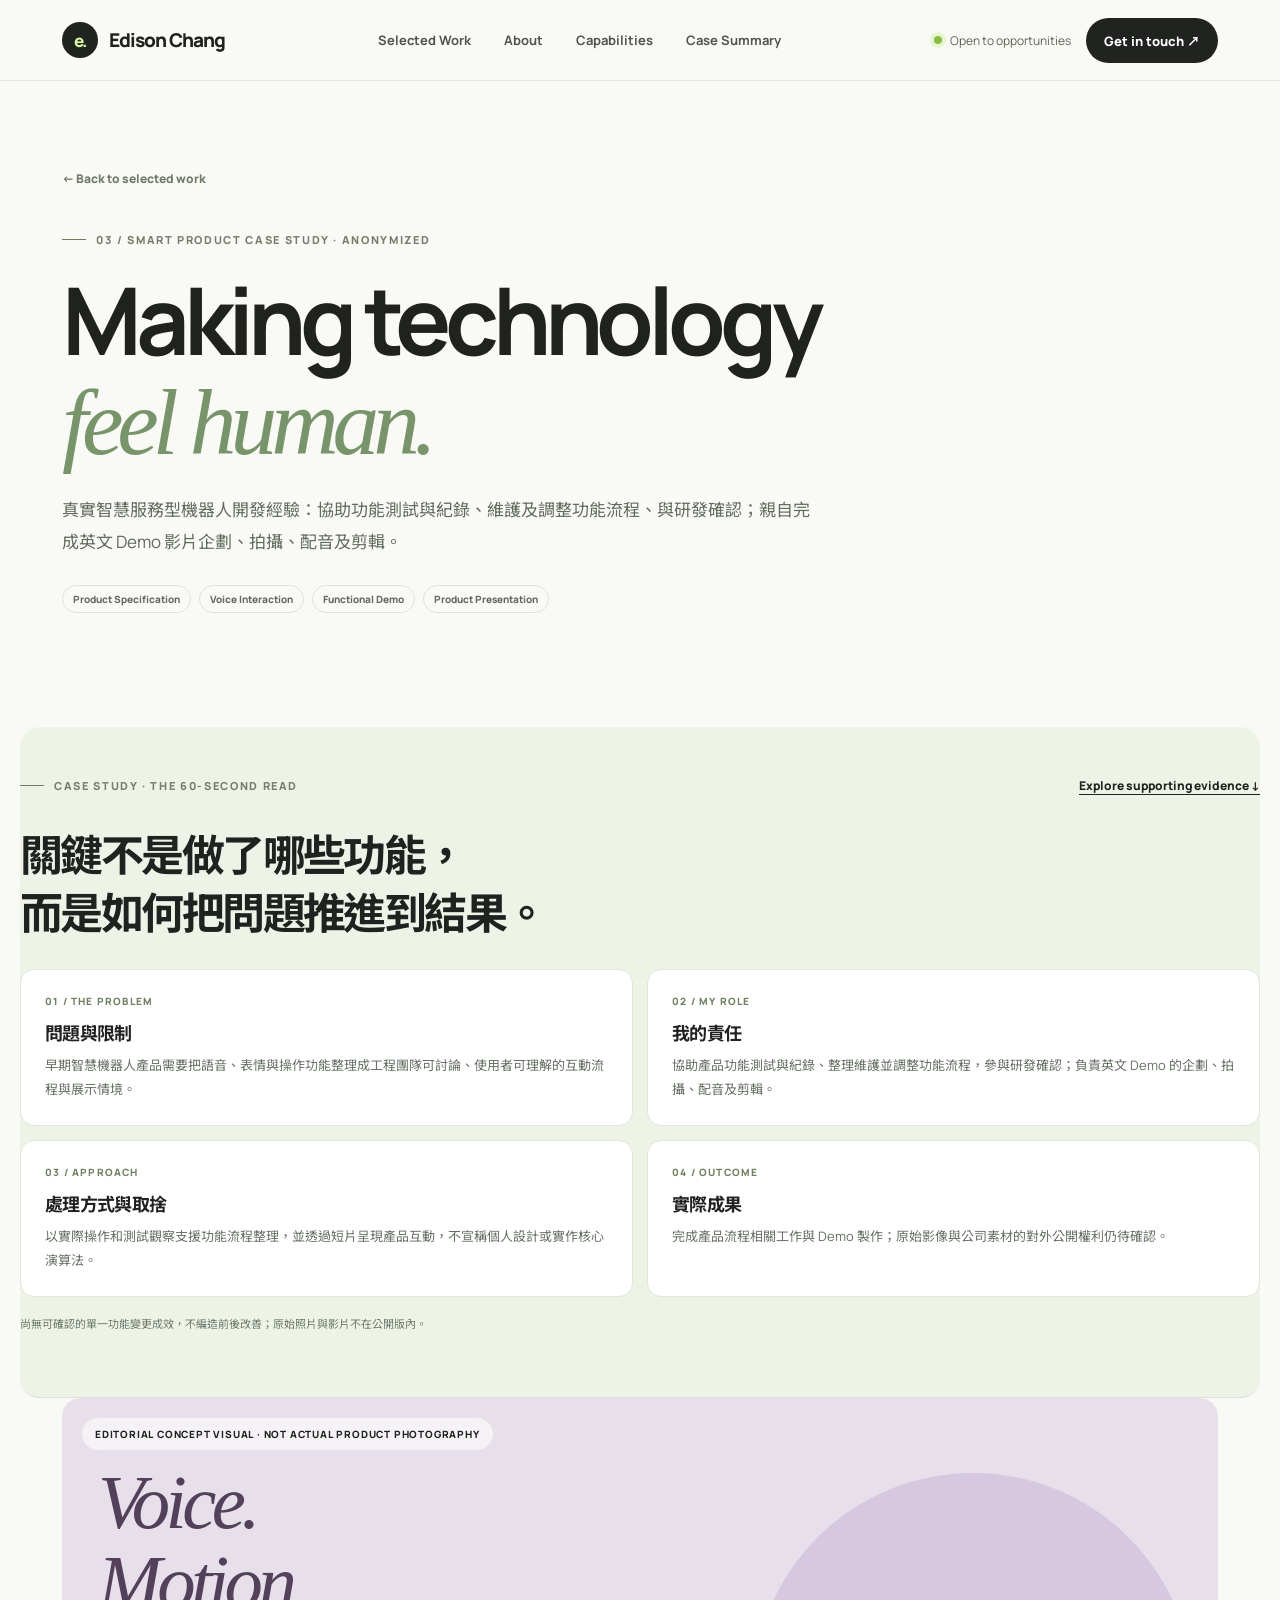
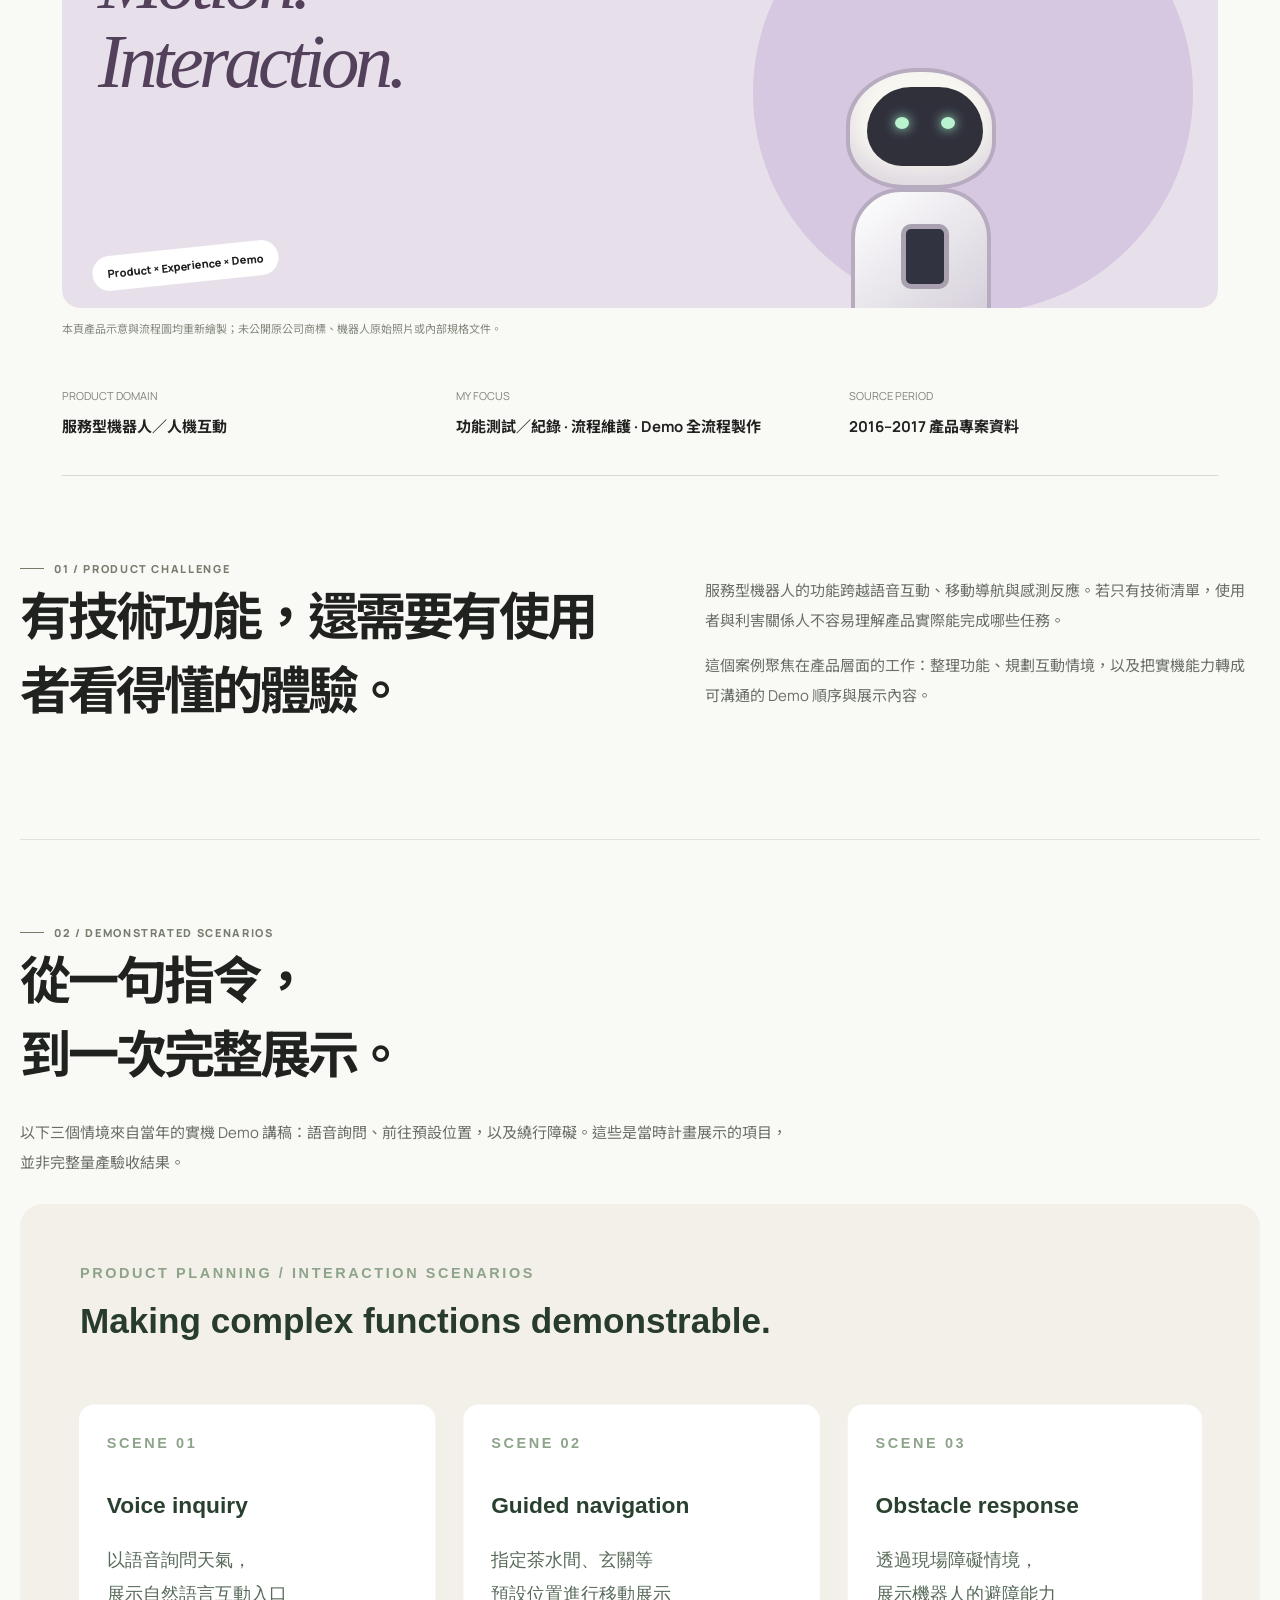
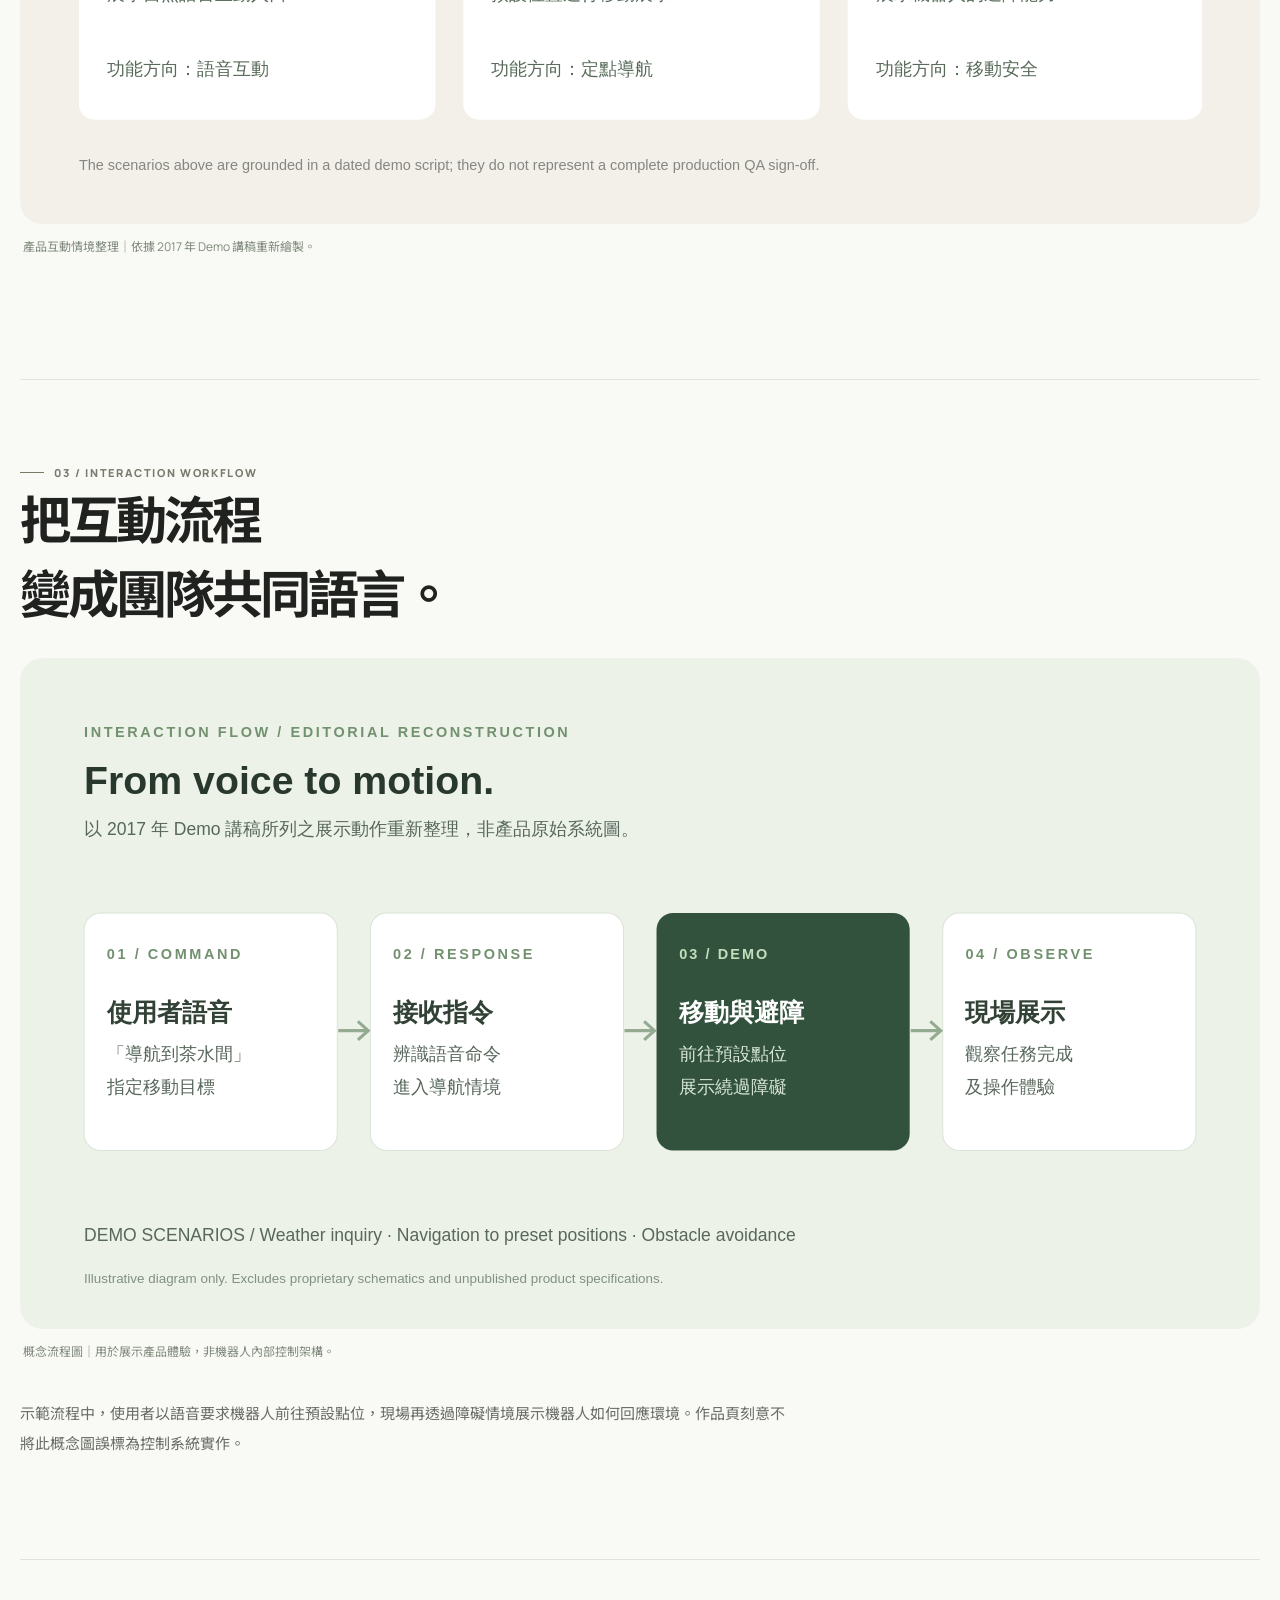
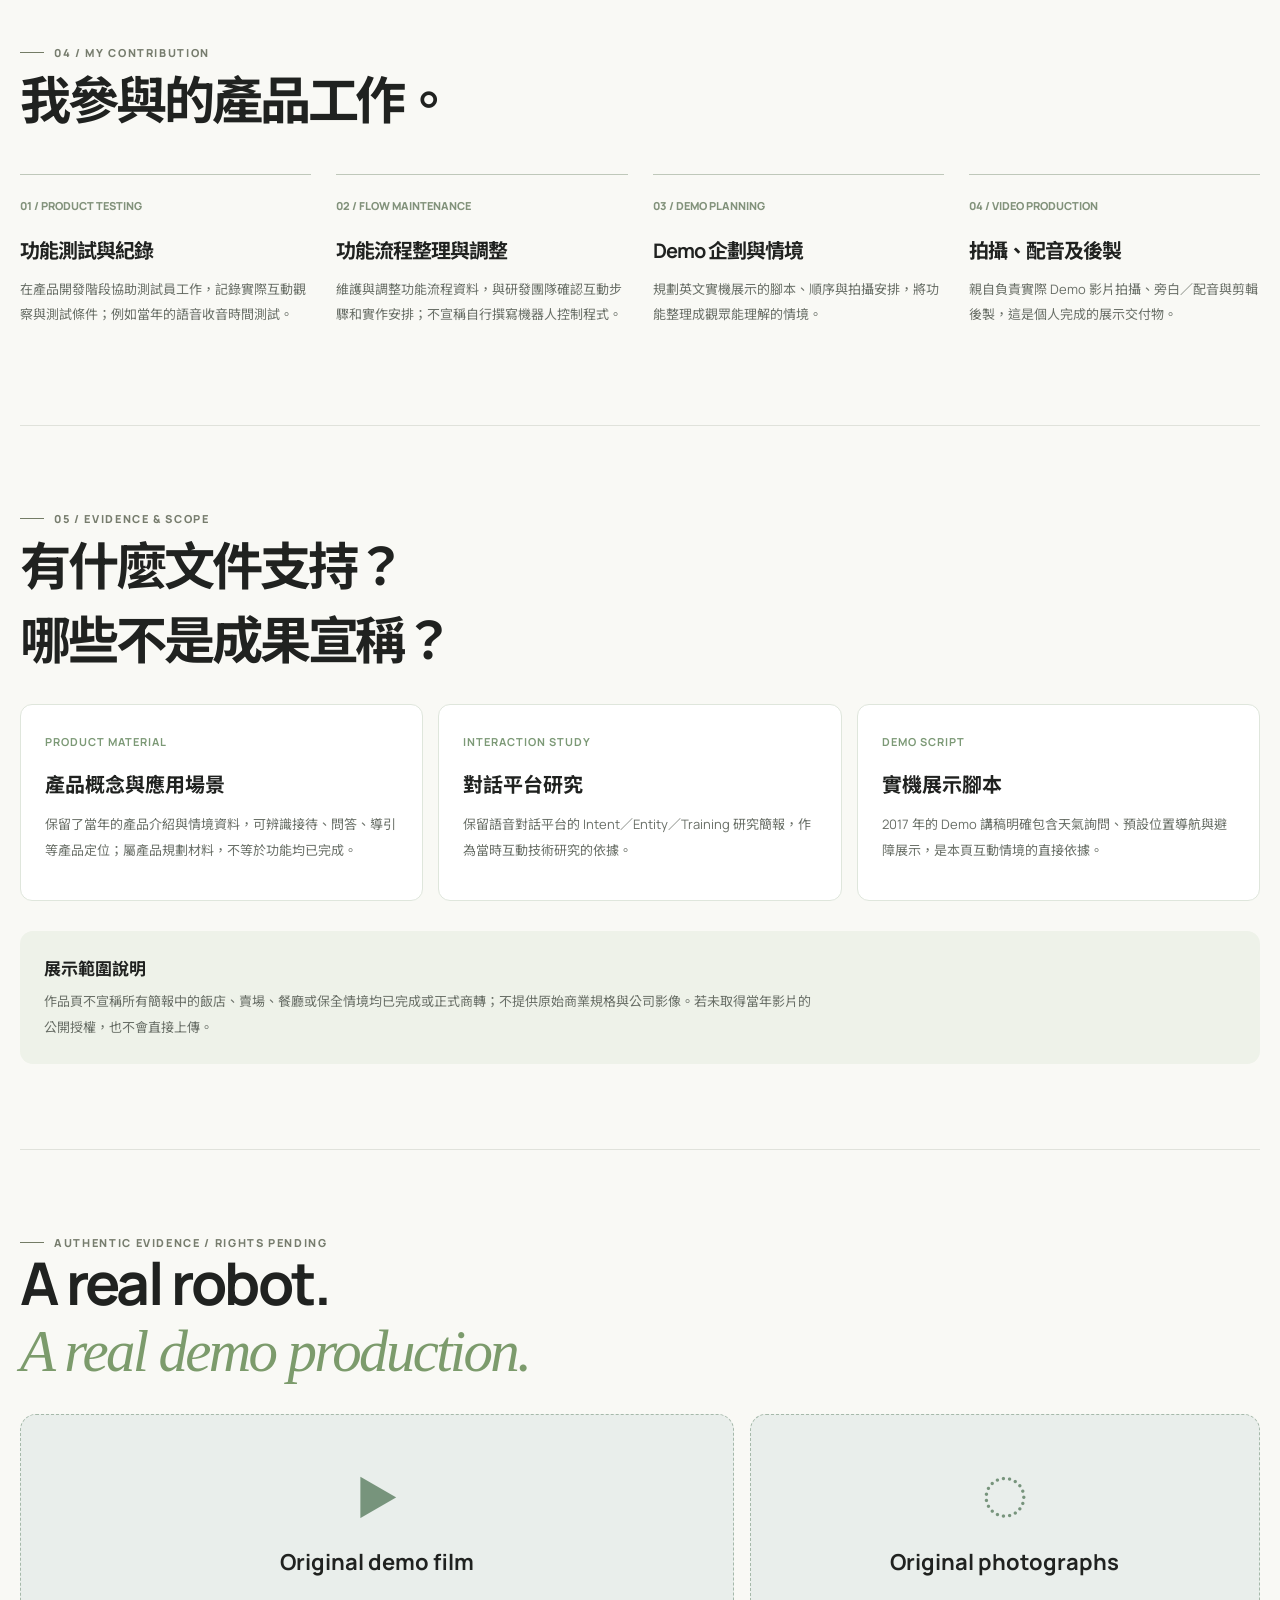
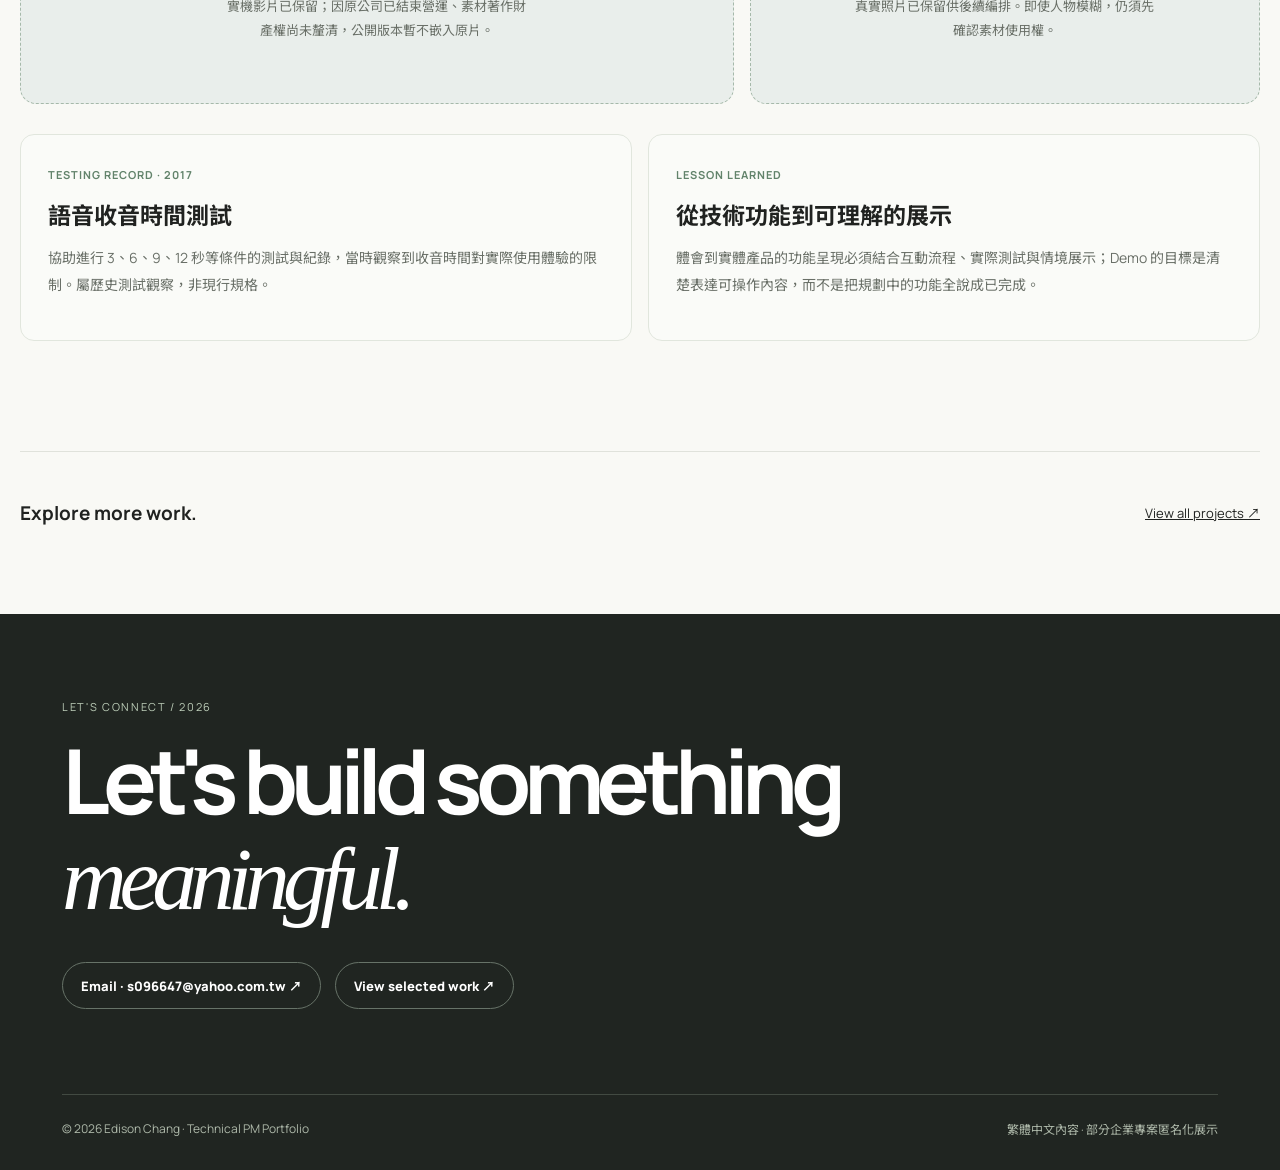
<file: projects/robotics.html>
<!DOCTYPE html>
<!DOCTYPE html>

<html lang="zh-Hant"><head><meta charset="utf-8"/><meta content="width=device-width,initial-scale=1" name="viewport"/><meta content="#f9f9f5" name="theme-color"/><meta content="匿名智慧服務型機器人案例：產品情境、語音互動、定點導航、避障 Demo，以及功能規格整理。" name="description"/><title>Smart Robotics | Edison Chang</title><link href="../styles.css" rel="stylesheet"/></head><body><a class="skip-link" href="#main-content">跳至主要內容</a>
<header class="header"><div class="wrap nav"><a class="logo" href="../index.html"><span class="logo-mark">e.</span><span>Edison Chang</span></a><nav class="navlinks"><a href="../index.html#work">Selected Work</a><a href="../index.html#about">About</a><a href="../index.html#skills">Capabilities</a><a href="#executive-summary">Case Summary</a></nav><div class="nav-right"><span class="small-status"><i class="status-dot"></i>Open to opportunities</span><a class="btn" href="../index.html#contact">Get in touch ↗</a></div></div></header>
<main id="main-content"><section class="wrap case-head robot-heading"><a class="back" href="../index.html#work">← Back to selected work</a><div class="overline" style="margin-top:44px">03 / SMART PRODUCT CASE STUDY · ANONYMIZED</div><h1 class="case-title">Making technology<br/><em class="robot-italic">feel human.</em></h1><p class="case-lead">真實智慧服務型機器人開發經驗：協助功能測試與紀錄、維護及調整功能流程、與研發確認；親自完成英文 Demo 影片企劃、拍攝、配音及剪輯。</p><div class="case-tags"><span class="tag">Product Specification</span><span class="tag">Voice Interaction</span><span class="tag">Functional Demo</span><span class="tag">Product Presentation</span></div></section><section class="wrap case-section pm-executive" id="executive-summary">
<div class="pm-exec-top"><div class="overline">CASE STUDY · THE 60-SECOND READ</div><a class="pm-skip" href="#deep-dive">Explore supporting evidence ↓</a></div>
<h2>關鍵不是做了哪些功能，<br/>而是如何把問題推進到結果。</h2>
<div class="pm-decision-grid">
<article><span class="pm-kicker">01 / THE PROBLEM</span><h3>問題與限制</h3><p>早期智慧機器人產品需要把語音、表情與操作功能整理成工程團隊可討論、使用者可理解的互動流程與展示情境。</p></article>
<article><span class="pm-kicker">02 / MY ROLE</span><h3>我的責任</h3><p>協助產品功能測試與紀錄、整理維護並調整功能流程，參與研發確認；負責英文 Demo 的企劃、拍攝、配音及剪輯。</p></article>
<article><span class="pm-kicker">03 / APPROACH</span><h3>處理方式與取捨</h3><p>以實際操作和測試觀察支援功能流程整理，並透過短片呈現產品互動，不宣稱個人設計或實作核心演算法。</p></article>
<article><span class="pm-kicker">04 / OUTCOME</span><h3>實際成果</h3><p>完成產品流程相關工作與 Demo 製作；原始影像與公司素材的對外公開權利仍待確認。</p></article>
</div><p class="pm-evidence-note">尚無可確認的單一功能變更成效，不編造前後改善；原始照片與影片不在公開版內。</p>
</section>
<div class="wrap"><div class="case-visual"><div class="project-art art-robot robot-hero-art"><div class="art-caption">EDITORIAL CONCEPT VISUAL · NOT ACTUAL PRODUCT PHOTOGRAPHY</div><div class="robot-caption">Voice.<br/>Motion.<br/>Interaction.</div><div class="robot"><div class="robot-head"><div class="robot-face"></div></div><div class="robot-body"><div class="robot-panel"></div></div></div><span class="sticker">Product × Experience × Demo</span></div></div><p class="disclaimer">本頁產品示意與流程圖均重新繪製；未公開原公司商標、機器人原始照片或內部規格文件。</p><div class="case-facts"><div><label>PRODUCT DOMAIN</label><strong>服務型機器人／人機互動</strong></div><div><label>MY FOCUS</label><strong>功能測試／紀錄 · 流程維護 · Demo 全流程製作</strong></div><div><label>SOURCE PERIOD</label><strong>2016–2017 產品專案資料</strong></div></div></div>
<section class="wrap case-section" id="deep-dive"><div class="overline">01 / Product challenge</div><div class="robot-cols"><h2>有技術功能，還需要有使用者看得懂的體驗。</h2><div><p>服務型機器人的功能跨越語音互動、移動導航與感測反應。若只有技術清單，使用者與利害關係人不容易理解產品實際能完成哪些任務。</p><p>這個案例聚焦在產品層面的工作：整理功能、規劃互動情境，以及把實機能力轉成可溝通的 Demo 順序與展示內容。</p></div></div></section>
<section class="wrap case-section"><div class="overline">02 / Demonstrated scenarios</div><h2>從一句指令，<br/>到一次完整展示。</h2><p>以下三個情境來自當年的實機 Demo 講稿：語音詢問、前往預設位置，以及繞行障礙。這些是當時計畫展示的項目，並非完整量產驗收結果。</p><figure class="robot-figure"><img alt="三個展示情境：語音詢問、定點導航、避障" loading="lazy" src="../assets/robotics-scenarios.svg"/><figcaption>產品互動情境整理｜依據 2017 年 Demo 講稿重新繪製。</figcaption></figure></section>
<section class="wrap case-section"><div class="overline">03 / Interaction workflow</div><h2>把互動流程<br/>變成團隊共同語言。</h2><figure class="robot-figure"><img alt="由語音命令、指令接收、導航與避障到現場展示的互動流程" loading="lazy" src="../assets/robotics-demo-flow.svg"/><figcaption>概念流程圖｜用於展示產品體驗，非機器人內部控制架構。</figcaption></figure><p>示範流程中，使用者以語音要求機器人前往預設點位，現場再透過障礙情境展示機器人如何回應環境。作品頁刻意不將此概念圖誤標為控制系統實作。</p></section>
<section class="wrap case-section"><div class="overline">04 / My contribution</div><h2>我參與的產品工作。</h2><div class="v4-contribution-grid"><div><span>01 / PRODUCT TESTING</span><h3>功能測試與紀錄</h3><p>在產品開發階段協助測試員工作，記錄實際互動觀察與測試條件；例如當年的語音收音時間測試。</p></div><div><span>02 / FLOW MAINTENANCE</span><h3>功能流程整理與調整</h3><p>維護與調整功能流程資料，與研發團隊確認互動步驟和實作安排；不宣稱自行撰寫機器人控制程式。</p></div><div><span>03 / DEMO PLANNING</span><h3>Demo 企劃與情境</h3><p>規劃英文實機展示的腳本、順序與拍攝安排，將功能整理成觀眾能理解的情境。</p></div><div><span>04 / VIDEO PRODUCTION</span><h3>拍攝、配音及後製</h3><p>親自負責實際 Demo 影片拍攝、旁白／配音與剪輯後製，這是個人完成的展示交付物。</p></div></div></section>
<section class="wrap case-section"><div class="overline">05 / Evidence &amp; scope</div><h2>有什麼文件支持？<br/>哪些不是成果宣稱？</h2><div class="robot-evidence-grid"><div><span>PRODUCT MATERIAL</span><h3>產品概念與應用場景</h3><p>保留了當年的產品介紹與情境資料，可辨識接待、問答、導引等產品定位；屬產品規劃材料，不等於功能均已完成。</p></div><div><span>INTERACTION STUDY</span><h3>對話平台研究</h3><p>保留語音對話平台的 Intent／Entity／Training 研究簡報，作為當時互動技術研究的依據。</p></div><div><span>DEMO SCRIPT</span><h3>實機展示腳本</h3><p>2017 年的 Demo 講稿明確包含天氣詢問、預設位置導航與避障展示，是本頁互動情境的直接依據。</p></div></div><div class="robot-disclosure"><strong>展示範圍說明</strong><p>作品頁不宣稱所有簡報中的飯店、賣場、餐廳或保全情境均已完成或正式商轉；不提供原始商業規格與公司影像。若未取得當年影片的公開授權，也不會直接上傳。</p></div></section>
<section class="wrap case-section v15-focus"><div class="overline">AUTHENTIC EVIDENCE / RIGHTS PENDING</div><h2>A real robot.<br/><em>A real demo production.</em></h2><div class="v15-robot-placeholder"><div><span class="v15-play">▶</span><h3>Original demo film</h3><p>實機影片已保留；因原公司已結束營運、素材著作財產權尚未釐清，公開版本暫不嵌入原片。</p></div><div><span class="v15-photo">◌</span><h3>Original photographs</h3><p>真實照片已保留供後續編排。即使人物模糊，仍須先確認素材使用權。</p></div></div><div class="v15-dual"><article><span>TESTING RECORD · 2017</span><h3>語音收音時間測試</h3><p>協助進行 3、6、9、12 秒等條件的測試與紀錄，當時觀察到收音時間對實際使用體驗的限制。屬歷史測試觀察，非現行規格。</p></article><article><span>LESSON LEARNED</span><h3>從技術功能到可理解的展示</h3><p>體會到實體產品的功能呈現必須結合互動流程、實際測試與情境展示；Demo 的目標是清楚表達可操作內容，而不是把規劃中的功能全說成已完成。</p></article></div></section><div class="wrap case-next"><strong>Explore more work.</strong><a href="../index.html#work">View all projects ↗</a></div></main><footer class="footer" id="contact"><div class="wrap"><div class="footer-label">LET'S CONNECT / 2026</div><h2 class="footer-big">Let's build something<br/><em>meaningful.</em></h2><div class="footer-actions"><a aria-label="寄送求職聯絡 Email 至 s096647@yahoo.com.tw" class="btn btn-outline" href="mailto:s096647@yahoo.com.tw">Email · s096647@yahoo.com.tw ↗</a><a class="btn btn-outline" href="../index.html#work">View selected work ↗</a></div><div class="footer-row"><span>© 2026 Edison Chang · Technical PM Portfolio</span><span>繁體中文內容 · 部分企業專案匿名化展示</span></div></div></footer></body></html>
</file>
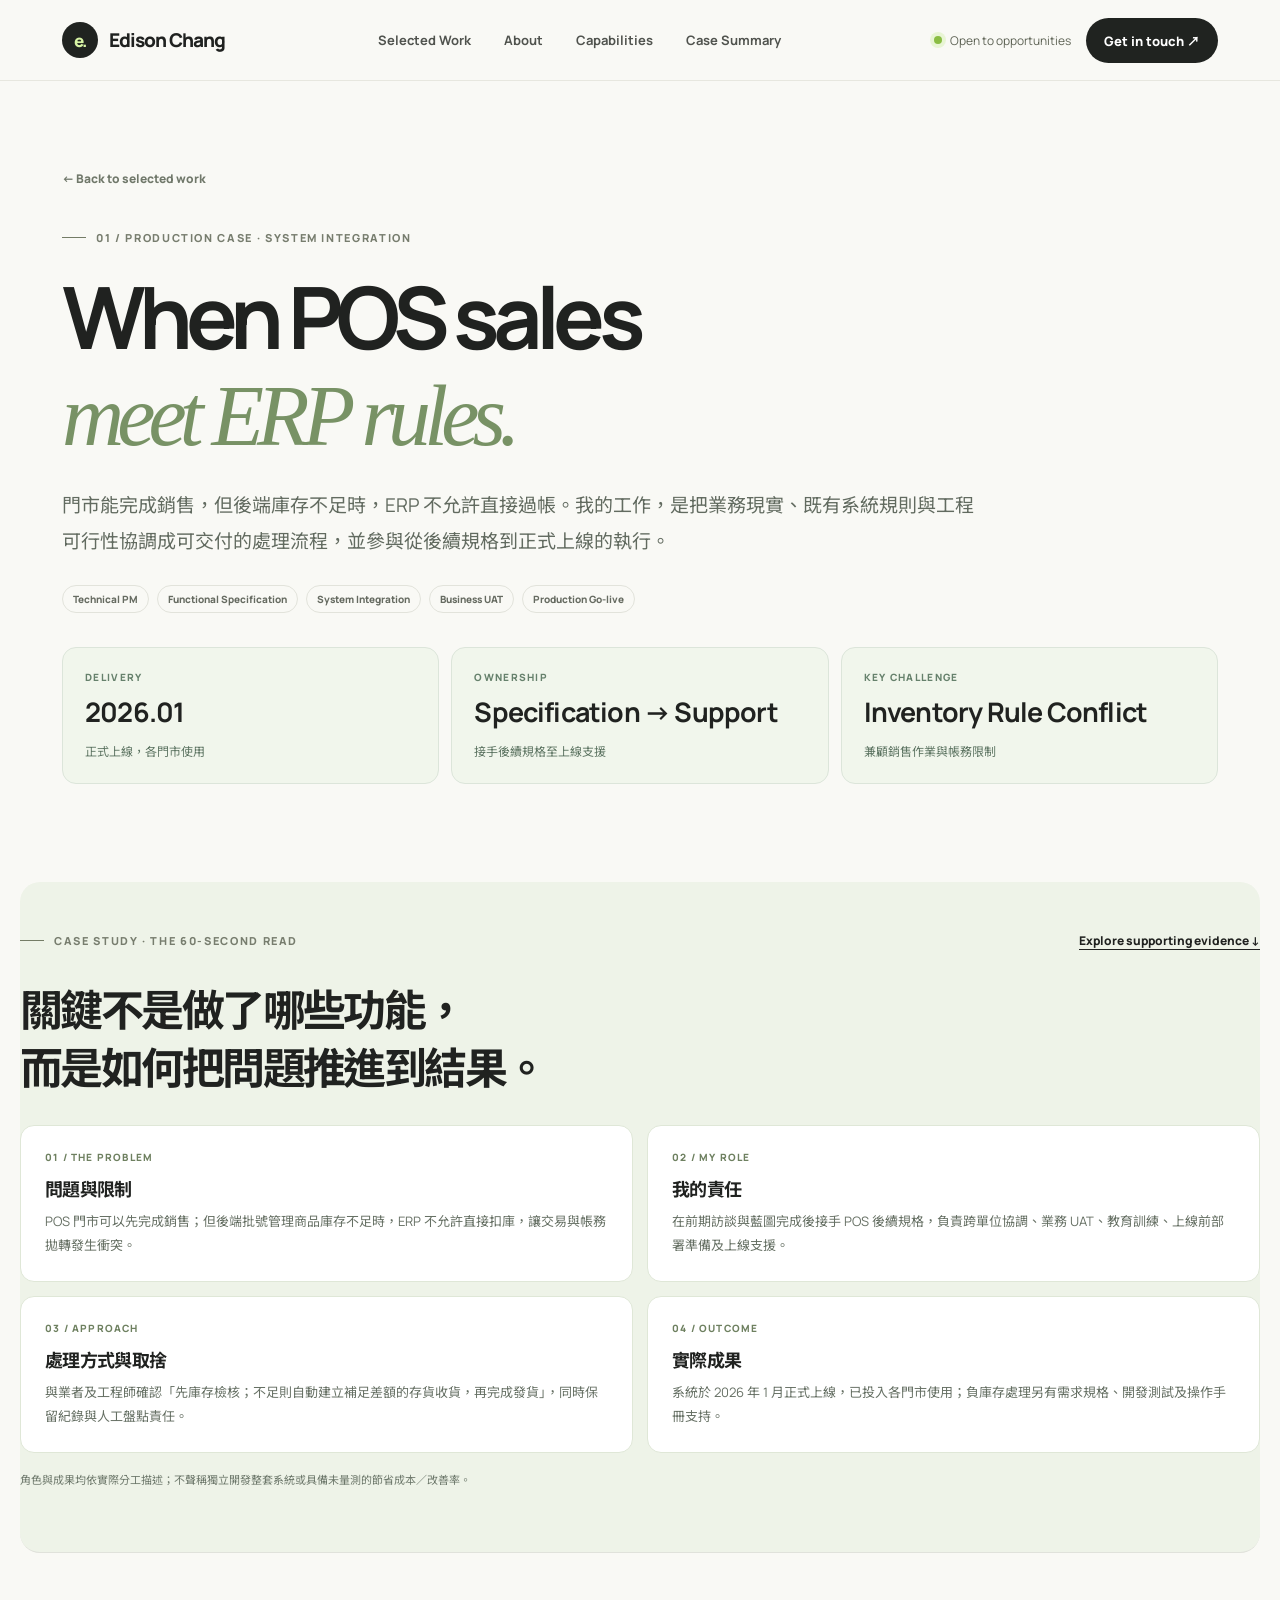
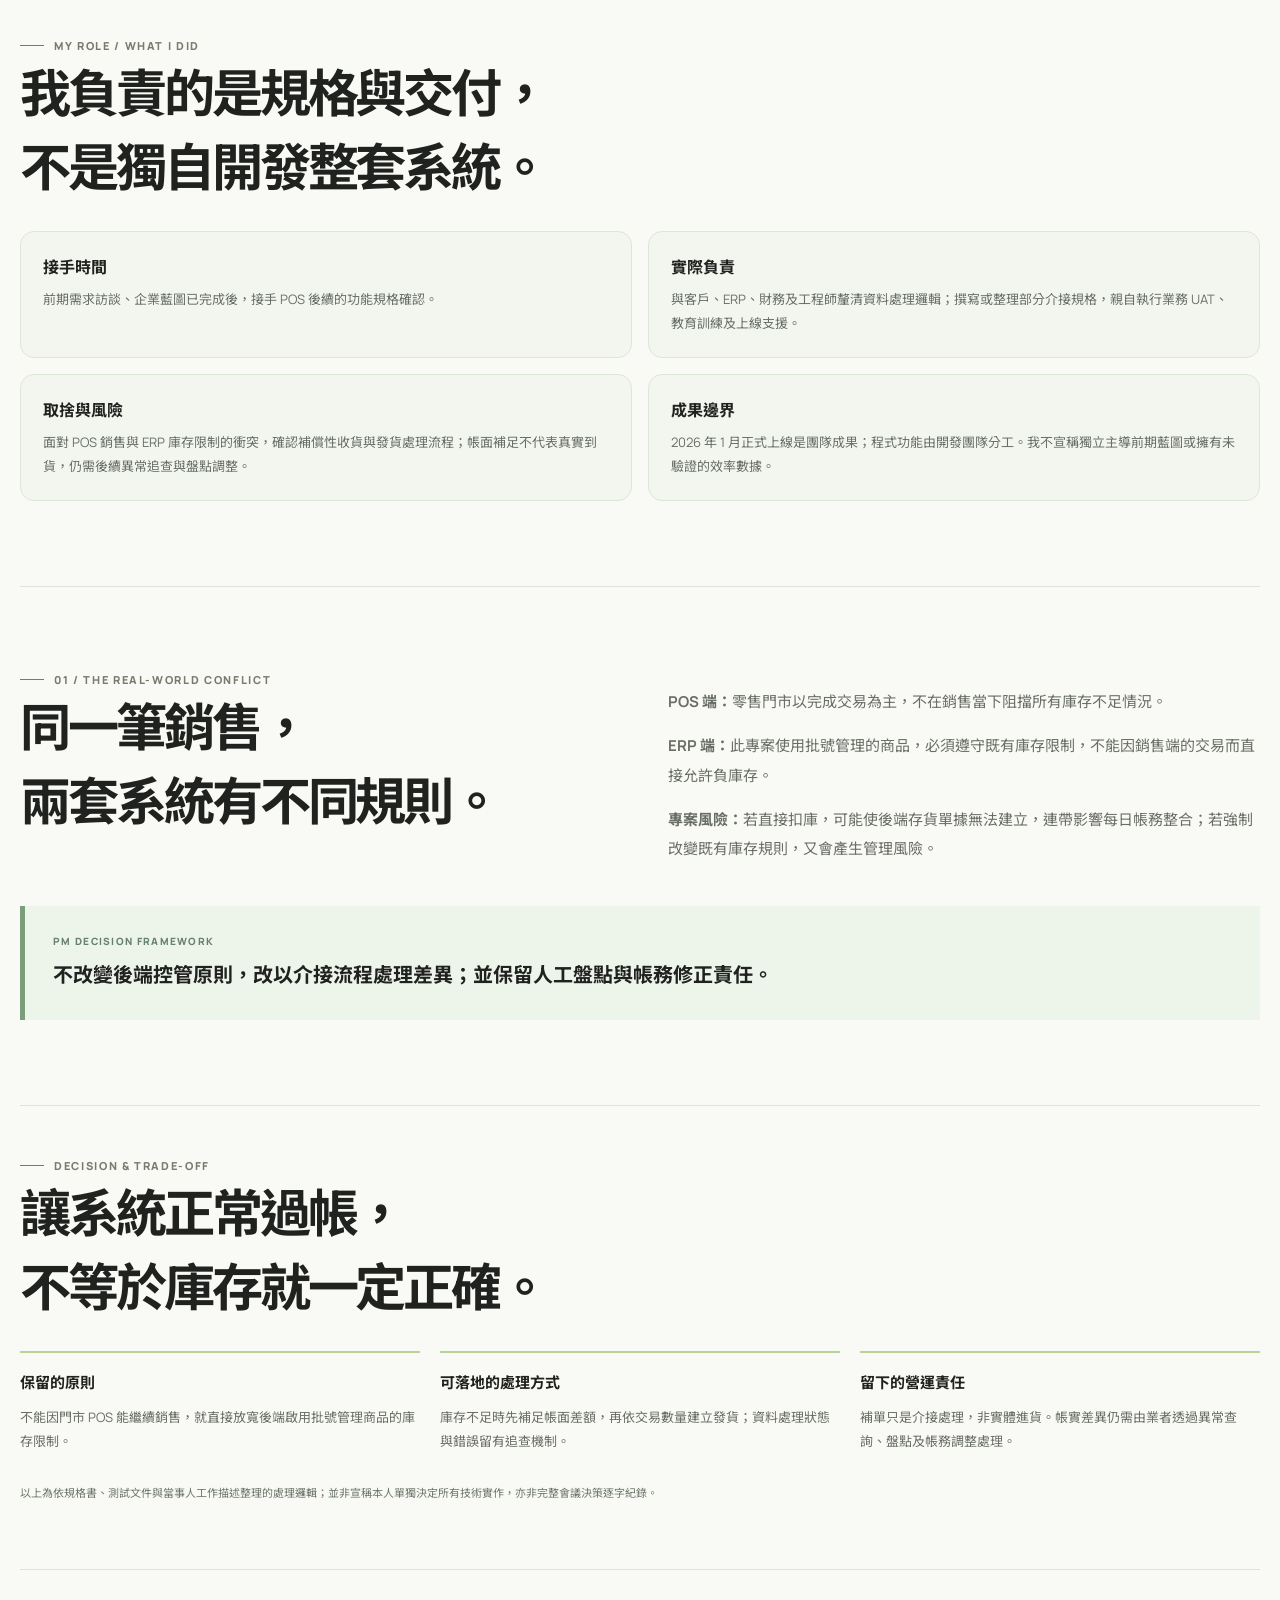
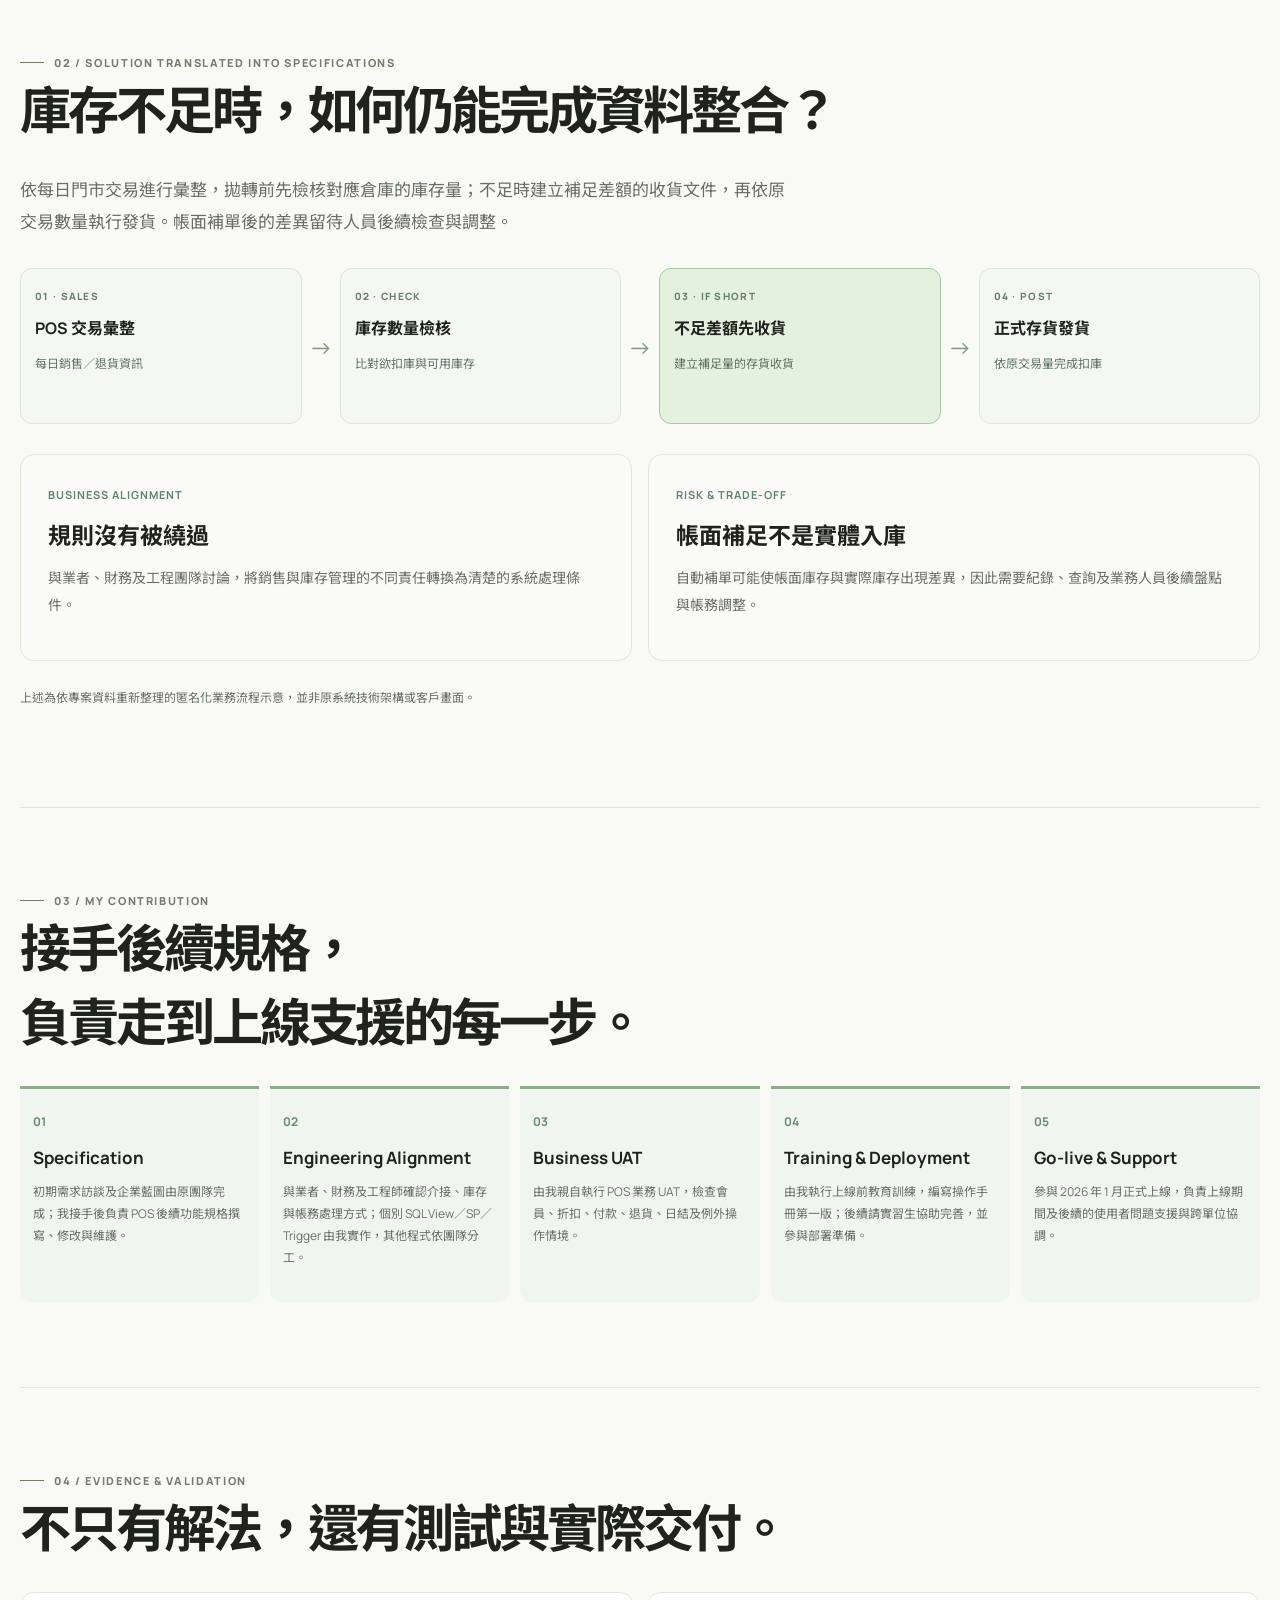
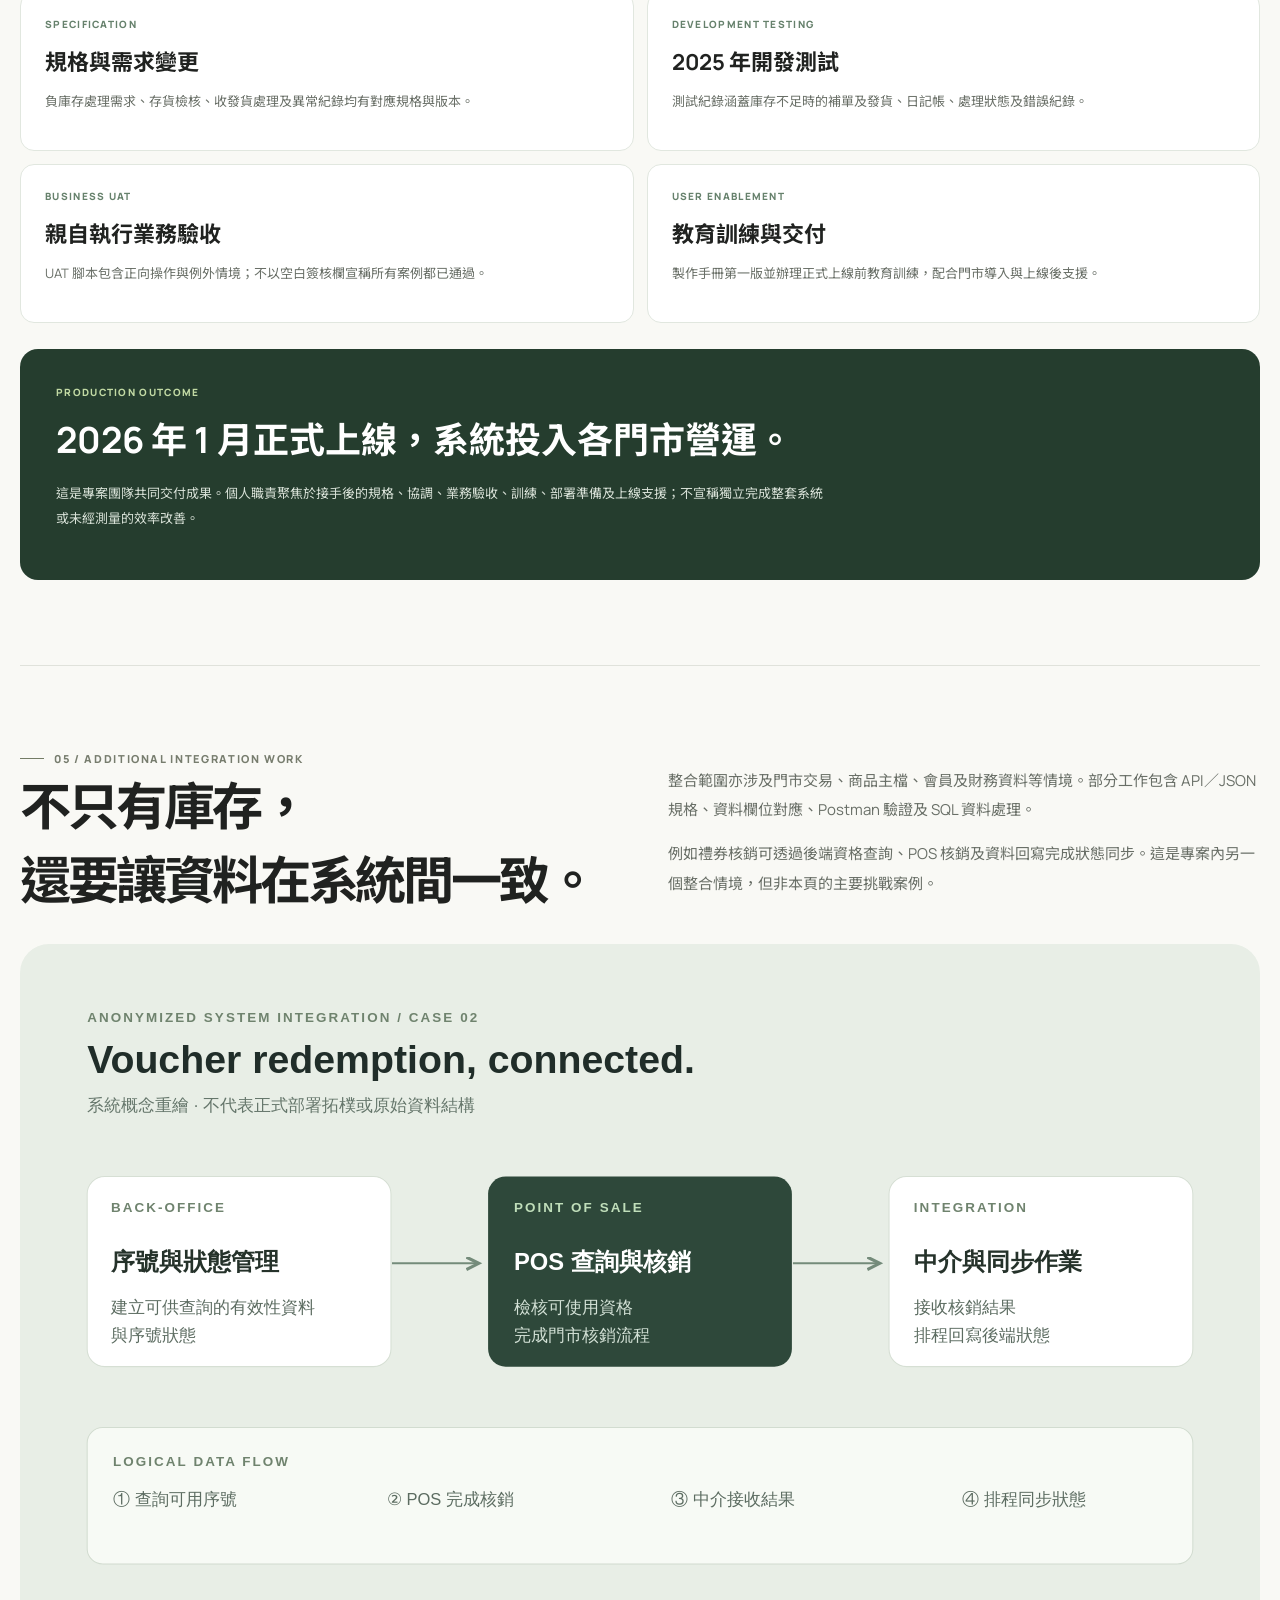
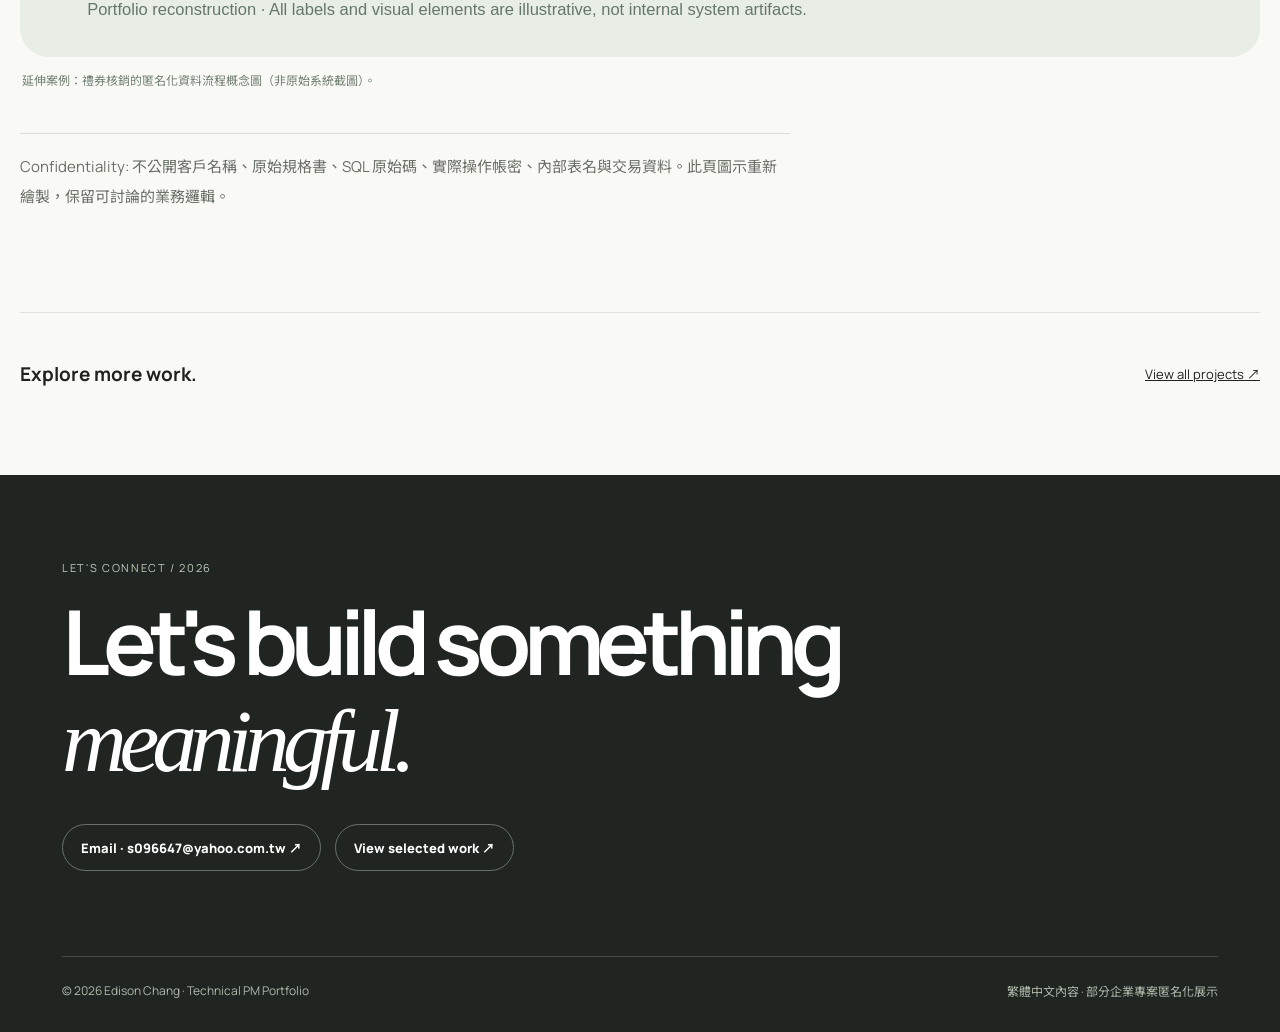
<file: projects/voucher-system.html>
<!DOCTYPE html>

<!DOCTYPE html>

<html lang="zh-Hant"><head><meta charset="utf-8"/><meta content="width=device-width,initial-scale=1" name="viewport"/><meta content="Technical PM 專案案例：零售 POS 與 ERP 整合、負庫存規則衝突、功能規格、業務 UAT、教育訓練及正式上線。" name="description"/><title>POS &amp; Enterprise System Integration | Edison Chang</title><link href="../styles.css" rel="stylesheet"/></head><body><a class="skip-link" href="#main-content">跳至主要內容</a><header class="header"><div class="wrap nav"><a class="logo" href="../index.html"><span class="logo-mark">e.</span><span>Edison Chang</span></a><nav class="navlinks"><a href="../index.html#work">Selected Work</a><a href="../index.html#about">About</a><a href="../index.html#skills">Capabilities</a><a href="#executive-summary">Case Summary</a></nav><div class="nav-right"><span class="small-status"><i class="status-dot"></i>Open to opportunities</span><a class="btn" href="../index.html#contact">Get in touch ↗</a></div></div></header><main id="main-content">
<section class="wrap case-head v16-head">
<a class="back" href="../index.html#work">← Back to selected work</a>
<div class="overline" style="margin-top:42px">01 / PRODUCTION CASE · SYSTEM INTEGRATION</div>
<h1 class="case-title">When POS sales<br/><em class="voucher-italic">meet ERP rules.</em></h1>
<p class="case-lead">門市能完成銷售，但後端庫存不足時，ERP 不允許直接過帳。我的工作，是把業務現實、既有系統規則與工程可行性協調成可交付的處理流程，並參與從後續規格到正式上線的執行。</p>
<div class="case-tags"><span class="tag">Technical PM</span><span class="tag">Functional Specification</span><span class="tag">System Integration</span><span class="tag">Business UAT</span><span class="tag">Production Go-live</span></div>
<div class="v16-impact-strip"><div><small>DELIVERY</small><strong>2026.01</strong><span>正式上線，各門市使用</span></div><div><small>OWNERSHIP</small><strong>Specification → Support</strong><span>接手後續規格至上線支援</span></div><div><small>KEY CHALLENGE</small><strong>Inventory Rule Conflict</strong><span>兼顧銷售作業與帳務限制</span></div></div>
</section><section class="wrap case-section pm-executive" id="executive-summary">
<div class="pm-exec-top"><div class="overline">CASE STUDY · THE 60-SECOND READ</div><a class="pm-skip" href="#deep-dive">Explore supporting evidence ↓</a></div>
<h2>關鍵不是做了哪些功能，<br/>而是如何把問題推進到結果。</h2>
<div class="pm-decision-grid">
<article><span class="pm-kicker">01 / THE PROBLEM</span><h3>問題與限制</h3><p>POS 門市可以先完成銷售；但後端批號管理商品庫存不足時，ERP 不允許直接扣庫，讓交易與帳務拋轉發生衝突。</p></article>
<article><span class="pm-kicker">02 / MY ROLE</span><h3>我的責任</h3><p>在前期訪談與藍圖完成後接手 POS 後續規格，負責跨單位協調、業務 UAT、教育訓練、上線前部署準備及上線支援。</p></article>
<article><span class="pm-kicker">03 / APPROACH</span><h3>處理方式與取捨</h3><p>與業者及工程師確認「先庫存檢核；不足則自動建立補足差額的存貨收貨，再完成發貨」，同時保留紀錄與人工盤點責任。</p></article>
<article><span class="pm-kicker">04 / OUTCOME</span><h3>實際成果</h3><p>系統於 2026 年 1 月正式上線，已投入各門市使用；負庫存處理另有需求規格、開發測試及操作手冊支持。</p></article>
</div><p class="pm-evidence-note">角色與成果均依實際分工描述；不聲稱獨立開發整套系統或具備未量測的節省成本／改善率。</p>
</section><section class="wrap case-section v20-role"><div class="overline">MY ROLE / WHAT I DID</div><h2>我負責的是規格與交付，<br/>不是獨自開發整套系統。</h2><div class="v20-role-grid"><article><strong>接手時間</strong><p>前期需求訪談、企業藍圖已完成後，接手 POS 後續的功能規格確認。</p></article><article><strong>實際負責</strong><p>與客戶、ERP、財務及工程師釐清資料處理邏輯；撰寫或整理部分介接規格，親自執行業務 UAT、教育訓練及上線支援。</p></article><article><strong>取捨與風險</strong><p>面對 POS 銷售與 ERP 庫存限制的衝突，確認補償性收貨與發貨處理流程；帳面補足不代表真實到貨，仍需後續異常追查與盤點調整。</p></article><article><strong>成果邊界</strong><p>2026 年 1 月正式上線是團隊成果；程式功能由開發團隊分工。我不宣稱獨立主導前期藍圖或擁有未驗證的效率數據。</p></article></div></section>
<section class="wrap case-section v16-priority" id="deep-dive"><div class="overline">01 / The real-world conflict</div><div class="v16-split"><div><h2>同一筆銷售，<br/>兩套系統有不同規則。</h2></div><div><p><strong>POS 端：</strong>零售門市以完成交易為主，不在銷售當下阻擋所有庫存不足情況。</p><p><strong>ERP 端：</strong>此專案使用批號管理的商品，必須遵守既有庫存限制，不能因銷售端的交易而直接允許負庫存。</p><p><strong>專案風險：</strong>若直接扣庫，可能使後端存貨單據無法建立，連帶影響每日帳務整合；若強制改變既有庫存規則，又會產生管理風險。</p></div></div>
<div class="v16-callout"><span>PM DECISION FRAMEWORK</span><strong>不改變後端控管原則，改以介接流程處理差異；並保留人工盤點與帳務修正責任。</strong></div></section><section class="wrap case-section pm-decision-section"><div class="overline">DECISION &amp; TRADE-OFF</div><h2>讓系統正常過帳，<br/>不等於庫存就一定正確。</h2><div class="pm-tradeoff"><div><strong>保留的原則</strong><p>不能因門市 POS 能繼續銷售，就直接放寬後端啟用批號管理商品的庫存限制。</p></div><div><strong>可落地的處理方式</strong><p>庫存不足時先補足帳面差額，再依交易數量建立發貨；資料處理狀態與錯誤留有追查機制。</p></div><div><strong>留下的營運責任</strong><p>補單只是介接處理，非實體進貨。帳實差異仍需由業者透過異常查詢、盤點及帳務調整處理。</p></div></div><p class="pm-fineprint">以上為依規格書、測試文件與當事人工作描述整理的處理邏輯；並非宣稱本人單獨決定所有技術實作，亦非完整會議決策逐字紀錄。</p></section>
<section class="wrap case-section"><div class="overline">02 / Solution translated into specifications</div><h2>庫存不足時，如何仍能完成資料整合？</h2><p class="v15-lead">依每日門市交易進行彙整，拋轉前先檢核對應倉庫的庫存量；不足時建立補足差額的收貨文件，再依原交易數量執行發貨。帳面補單後的差異留待人員後續檢查與調整。</p>
<div class="v16-flow"><article><small>01 · SALES</small><strong>POS 交易彙整</strong><span>每日銷售／退貨資訊</span></article><i>→</i><article><small>02 · CHECK</small><strong>庫存數量檢核</strong><span>比對欲扣庫與可用庫存</span></article><i>→</i><article class="v16-highlight"><small>03 · IF SHORT</small><strong>不足差額先收貨</strong><span>建立補足量的存貨收貨</span></article><i>→</i><article><small>04 · POST</small><strong>正式存貨發貨</strong><span>依原交易量完成扣庫</span></article></div>
<div class="v15-dual"><article><span>BUSINESS ALIGNMENT</span><h3>規則沒有被繞過</h3><p>與業者、財務及工程團隊討論，將銷售與庫存管理的不同責任轉換為清楚的系統處理條件。</p></article><article><span>RISK &amp; TRADE-OFF</span><h3>帳面補足不是實體入庫</h3><p>自動補單可能使帳面庫存與實際庫存出現差異，因此需要紀錄、查詢及業務人員後續盤點與帳務調整。</p></article></div>
<p class="v15-caption">上述為依專案資料重新整理的匿名化業務流程示意，並非原系統技術架構或客戶畫面。</p></section>
<section class="wrap case-section"><div class="overline">03 / My contribution</div><h2>接手後續規格，<br/>負責走到上線支援的每一步。</h2>
<div class="v16-ownership"><article><b>01</b><h3>Specification</h3><p>初期需求訪談及企業藍圖由原團隊完成；我接手後負責 POS 後續功能規格撰寫、修改與維護。</p></article><article><b>02</b><h3>Engineering Alignment</h3><p>與業者、財務及工程師確認介接、庫存與帳務處理方式；個別 SQL View／SP／Trigger 由我實作，其他程式依團隊分工。</p></article><article><b>03</b><h3>Business UAT</h3><p>由我親自執行 POS 業務 UAT，檢查會員、折扣、付款、退貨、日結及例外操作情境。</p></article><article><b>04</b><h3>Training &amp; Deployment</h3><p>由我執行上線前教育訓練，編寫操作手冊第一版；後續請實習生協助完善，並參與部署準備。</p></article><article><b>05</b><h3>Go-live &amp; Support</h3><p>參與 2026 年 1 月正式上線，負責上線期間及後續的使用者問題支援與跨單位協調。</p></article></div></section>
<section class="wrap case-section"><div class="overline">04 / Evidence &amp; validation</div><h2>不只有解法，還有測試與實際交付。</h2><div class="v16-evidence-grid"><article><span>SPECIFICATION</span><h3>規格與需求變更</h3><p>負庫存處理需求、存貨檢核、收發貨處理及異常紀錄均有對應規格與版本。</p></article><article><span>DEVELOPMENT TESTING</span><h3>2025 年開發測試</h3><p>測試紀錄涵蓋庫存不足時的補單及發貨、日記帳、處理狀態及錯誤紀錄。</p></article><article><span>BUSINESS UAT</span><h3>親自執行業務驗收</h3><p>UAT 腳本包含正向操作與例外情境；不以空白簽核欄宣稱所有案例都已通過。</p></article><article><span>USER ENABLEMENT</span><h3>教育訓練與交付</h3><p>製作手冊第一版並辦理正式上線前教育訓練，配合門市導入與上線後支援。</p></article></div>
<div class="v16-result"><small>PRODUCTION OUTCOME</small><h3>2026 年 1 月正式上線，系統投入各門市營運。</h3><p>這是專案團隊共同交付成果。個人職責聚焦於接手後的規格、協調、業務驗收、訓練、部署準備及上線支援；不宣稱獨立完成整套系統或未經測量的效率改善。</p></div></section>
<section class="wrap case-section"><div class="overline">05 / Additional integration work</div><div class="v16-split"><h2>不只有庫存，<br/>還要讓資料在系統間一致。</h2><div><p>整合範圍亦涉及門市交易、商品主檔、會員及財務資料等情境。部分工作包含 API／JSON 規格、資料欄位對應、Postman 驗證及 SQL 資料處理。</p><p>例如禮券核銷可透過後端資格查詢、POS 核銷及資料回寫完成狀態同步。這是專案內另一個整合情境，但非本頁的主要挑戰案例。</p></div></div><figure class="voucher-figure voucher-figure-secondary"><img alt="禮券資格查詢、POS 核銷與資料同步之匿名化概念圖" loading="lazy" src="../assets/voucher-workflow-concept.svg"/><figcaption>延伸案例：禮券核銷的匿名化資料流程概念圖（非原始系統截圖）。</figcaption></figure><p class="v16-confidential">Confidentiality: 不公開客戶名稱、原始規格書、SQL 原始碼、實際操作帳密、內部表名與交易資料。此頁圖示重新繪製，保留可討論的業務邏輯。</p></section>
<div class="wrap case-next"><strong>Explore more work.</strong><a href="../index.html#work">View all projects ↗</a></div>
</main><footer class="footer" id="contact"><div class="wrap"><div class="footer-label">LET'S CONNECT / 2026</div><h2 class="footer-big">Let's build something<br/><em>meaningful.</em></h2><div class="footer-actions"><a aria-label="寄送求職聯絡 Email 至 s096647@yahoo.com.tw" class="btn btn-outline" href="mailto:s096647@yahoo.com.tw">Email · s096647@yahoo.com.tw ↗</a><a class="btn btn-outline" href="../index.html#work">View selected work ↗</a></div><div class="footer-row"><span>© 2026 Edison Chang · Technical PM Portfolio</span><span>繁體中文內容 · 部分企業專案匿名化展示</span></div></div></footer></body></html>
</file>
<file: styles.css>
@import url('https://fonts.googleapis.com/css2?family=DM+Sans:wght@400;500;600;700&family=Manrope:wght@400;500;600;700;800&family=Noto+Sans+TC:wght@400;500;600;700&display=swap');
:root{--ink:#202220;--muted:#797a74;--paper:#f9f9f5;--surface:#fff;--line:#e7e8e1;--green:#c9ee89;--radius:20px;--max:1240px}*{box-sizing:border-box}html{scroll-behavior:smooth}body{margin:0;color:var(--ink);background:var(--paper);font-family:'Manrope','Noto Sans TC',sans-serif;-webkit-font-smoothing:antialiased}a{color:inherit;text-decoration:none}a:focus-visible,button:focus-visible{outline:3px solid #88b82e;outline-offset:3px}.wrap{max-width:var(--max);margin:auto;padding:0 42px}.header{background:rgba(249,249,245,.96);border-bottom:1px solid #e7e7df;position:sticky;top:0;z-index:50;backdrop-filter:blur(18px)}.nav{height:80px;display:flex;align-items:center;justify-content:space-between;gap:25px}.logo{display:flex;align-items:center;gap:11px;font-weight:800;letter-spacing:-.055em;font-size:19px}.logo-mark{width:36px;height:36px;border-radius:50%;background:#202320;color:#d7f3a4;display:grid;place-items:center;font-size:17px;letter-spacing:-.08em}.navlinks{display:flex;gap:33px;font-size:13px;color:#50534e;font-weight:700;align-items:center}.navlinks a:hover{color:#738f30}.nav-right{display:flex;gap:15px;align-items:center}.small-status{font-size:12px;display:flex;align-items:center;gap:8px;color:#5f6456}.status-dot{height:8px;width:8px;border-radius:50%;background:#8abd43;box-shadow:0 0 0 4px #e8f5d4}.menu-link{display:none}.btn{border-radius:100px;background:#202320;color:#fff;font-size:13px;font-weight:800;padding:13px 18px;display:inline-flex;align-items:center;justify-content:center;gap:12px;transition:transform .22s,background .22s}.btn:hover{transform:translateY(-2px);background:#465239}.btn-outline{border:1px solid #cbd0c6;background:transparent;color:var(--ink)}.btn-outline:hover{background:#edefe7}.intro{padding-top:100px;padding-bottom:70px;display:grid;grid-template-columns:1.45fr .55fr;gap:50px;align-items:end}.overline{display:flex;gap:10px;align-items:center;text-transform:uppercase;letter-spacing:.15em;font-size:11px;font-weight:800;color:#777d6e}.overline:before{content:'';width:24px;height:1px;background:#747c66}.hero-title{font-size:clamp(51px,6.45vw,93px);letter-spacing:-.09em;line-height:1.055;font-weight:700;margin:28px 0 22px;max-width:990px}.hero-title .italic{font-family:Georgia,serif;font-weight:400;font-style:italic;letter-spacing:-.09em}.hero-title .mint{display:inline-block;background:#def4b5;padding:0 .12em .1em;border-radius:9px;transform:rotate(-1.4deg)}.hero-copy{font-size:16px;line-height:1.95;color:#666960;max-width:670px;margin:0}.hero-aside{display:flex;flex-direction:column;align-items:flex-start;gap:25px;padding-bottom:10px}.avatar{height:66px;width:66px;border-radius:50%;display:grid;place-items:center;background:#e2ead6;border:1px solid #d3dec2;font-family:Georgia,serif;font-size:23px;color:#3f4b33}.hero-aside p{font-size:12px;line-height:1.85;color:#74766e;max-width:240px;margin:0}.hero-cta{display:flex;gap:12px;flex-wrap:wrap}.section{padding:35px 0 120px}.section-line{border-top:1px solid #d6d8d0;padding-top:26px;display:flex;justify-content:space-between;align-items:center;gap:20px;margin-bottom:37px}.section-label{font-size:13px;font-weight:800;letter-spacing:-.035em}.section-note{font-size:12px;color:#81847b}.project-grid{display:grid;grid-template-columns:repeat(12,minmax(0,1fr));gap:62px 24px}.project{grid-column:span 6;min-width:0}.project.main{grid-column:span 12}.project-art{height:376px;border-radius:16px;position:relative;overflow:hidden;display:block;transition:transform .32s cubic-bezier(.2,.7,.2,1),box-shadow .32s;background:#dde6d6}.project.main .project-art{height:470px}.project-art:hover{transform:translateY(-5px);box-shadow:0 25px 60px rgba(29,39,25,.12)}.project-art .art-caption{position:absolute;top:19px;left:21px;font-size:10px;font-weight:800;letter-spacing:.08em;z-index:4;background:rgba(255,255,255,.86);padding:8px 11px;border-radius:50px;backdrop-filter:blur(8px)}.project-meta{display:flex;align-items:flex-start;justify-content:space-between;margin-top:19px;gap:20px}.project h3{font-size:23px;letter-spacing:-.055em;line-height:1.38;margin:0 0 8px}.project p{font-size:13px;color:#777a74;line-height:1.8;margin:0}.project .num{font-size:11px;color:#93978e;font-weight:800;padding-top:7px;white-space:nowrap}.taglist{margin-top:15px;display:flex;gap:7px;flex-wrap:wrap}.tag{font-size:10px;font-weight:800;border:1px solid #e2e3db;padding:6px 10px;border-radius:50px;color:#666b61}.project.main .project-meta{padding:0 4px}.project.main h3{font-size:28px}.art-projectflow{background:#d9e7d2}.art-projectflow:before{content:'';position:absolute;width:640px;height:640px;border-radius:50%;background:#c5ddbc;right:-70px;top:-265px}.art-projectflow:after{content:'';position:absolute;inset:auto auto -200px -160px;height:500px;width:500px;border:1px solid rgba(70,100,61,.13);border-radius:50%}.art-window{position:absolute;left:13%;right:13%;top:17%;bottom:-45px;background:#fff;border:1px solid #d1d6cf;box-shadow:0 25px 45px rgba(53,70,50,.19);border-radius:13px 13px 0 0;transform:rotate(-3deg);display:flex;overflow:hidden;z-index:2}.art-side{width:22%;background:#1e2828;color:#a9c3bb;padding:17px 12px;display:flex;flex-direction:column;gap:19px;flex-shrink:0}.art-side .art-brand{font-size:15px;font-weight:800;color:#f0ffea}.art-side i{display:block;width:74%;height:7px;background:#4e625b;border-radius:10px}.art-side i:nth-child(3){width:52%}.art-side i:nth-child(4){width:87%}.art-work{padding:21px 23px;width:78%;background:#fcfdfb}.art-toolbar{height:11px;width:39%;background:#3d4740;border-radius:8px;margin-bottom:26px}.art-cards{display:flex;gap:10px}.art-kpi{flex:1;border:1px solid #e3e8e0;background:#f6f9f5;border-radius:10px;height:100px;padding:15px}.art-kpi small{display:block;height:6px;background:#b5c5b1;border-radius:8px;width:55%}.art-kpi b{display:block;font-size:24px;margin-top:9px;color:#2b3430;line-height:1}.art-kpi:first-child{background:#e8f4dd}.art-chart{margin-top:14px;background:#f8faf7;border:1px solid #e3e8e0;border-radius:9px;padding:22px;height:150px;display:flex;align-items:flex-end;gap:12px}.art-chart i{display:block;flex:1;height:var(--h);background:#a4c4a8;border-radius:5px 5px 0 0}.art-chart i:nth-child(2n){background:#315a4a}.art-voucher{background:#ebe8dd}.art-voucher:before{content:'';position:absolute;background:#d7d0be;border-radius:50%;width:340px;height:340px;right:-90px;top:-150px}.flow-poster{position:absolute;left:9%;right:9%;top:17%;bottom:15%;background:#262b26;color:#fff;display:flex;align-items:center;justify-content:center;padding:25px;border-radius:12px;box-shadow:0 25px 50px rgba(15,18,14,.25);transform:rotate(-3deg)}.flow-unit{display:flex;align-items:center;gap:12px;width:100%;justify-content:center}.flow-unit .block{width:24%;padding:20px 8px;text-align:center;border:1px solid #a7ae9f;color:#e3e9dc;font-size:12px;border-radius:8px;font-weight:700}.flow-unit .block.strong{background:#d9edbd;color:#243026;border-color:#d9edbd}.flow-unit .arrow{font-size:23px;color:#cfe5b8}.flow-bottom{position:absolute;bottom:25px;left:30px;color:#9eae9d;font-size:10px;letter-spacing:.13em}.art-robot{background:#e7dfe9}.art-robot:before{content:'';position:absolute;width:440px;height:440px;background:#d5c8e0;border-radius:50%;top:75px;right:25px}.robot-caption{position:absolute;top:65px;left:36px;color:#53405a;font-family:Georgia,serif;font-style:italic;font-size:52px;letter-spacing:-.06em;z-index:2}.robot{position:absolute;right:17%;bottom:-55px;width:200px;height:295px;z-index:2}.robot-head{width:150px;height:121px;border-radius:48% 48% 39% 39%;background:#f7f6f0;border:4px solid #b6abbf;position:absolute;left:25px;top:0;box-shadow:inset 0 -17px 21px #e0dae1}.robot-face{background:#30303b;height:79px;width:116px;border-radius:47px 47px 37px 37px;position:absolute;left:17px;top:15px}.robot-face:before,.robot-face:after{content:'';position:absolute;width:14px;height:12px;border-radius:50%;background:#b8f2ce;top:30px;box-shadow:0 0 12px #a6f4cf}.robot-face:before{left:28px}.robot-face:after{right:28px}.robot-body{position:absolute;left:30px;top:120px;width:140px;height:170px;background:linear-gradient(140deg,#fff,#cec7d4);border-radius:50px 50px 42px 42px;border:4px solid #b6abbf}.robot-panel{position:absolute;left:46px;top:32px;width:48px;height:65px;border-radius:10px;background:#323341;border:5px solid #aaa1b0}.art-robot .sticker{position:absolute;bottom:25px;left:30px;z-index:3;background:#fff;border-radius:100px;padding:10px 15px;font-size:11px;font-weight:800;transform:rotate(-6deg)}.art-auto{background:#dde5ef}.art-auto:before{content:'';position:absolute;inset:0;background:radial-gradient(circle at 70% 25%,#c3d1ed,transparent 49%)}.auto-window{position:absolute;top:18%;left:12%;width:76%;height:77%;background:#f9fafc;border:1px solid #c9d2e1;border-radius:12px;box-shadow:0 28px 50px #778ca75e;transform:rotate(3deg);padding:15px}.auto-top{height:23px;border-bottom:1px solid #d9e0e9;color:#6e7994;font-size:9px;font-weight:800}.auto-canvas{display:flex;align-items:center;gap:9px;justify-content:center;height:85%}.auto-node{height:68px;flex:1;border:1px solid #cfdae9;background:white;border-radius:10px;display:flex;align-items:center;justify-content:center;text-align:center;font-size:10px;font-weight:800;color:#48566f;padding:7px}.auto-node:first-child{background:#e5edfa}.auto-node:last-child{background:#d7e9e2}.auto-arrow{font-size:18px;color:#6785a9}.mini-rule{height:1px;background:#dbddd4;margin:14px 0}.two-col{display:grid;grid-template-columns:1fr 1fr;gap:70px}.section-title{font-size:clamp(34px,4.3vw,56px);letter-spacing:-.065em;line-height:1.22;margin:0 0 24px}.copy{color:#6d716b;font-size:15px;line-height:2}.skills{display:grid;grid-template-columns:repeat(3,1fr);gap:18px}.skill-block{border-top:1px solid #d9dcd3;padding-top:18px}.skill-block span{font-size:11px;color:#8d9186}.skill-block h4{margin:13px 0;font-size:18px;letter-spacing:-.035em}.skill-block p{color:#73776d;font-size:13px;line-height:1.9}.footer{background:#202521;color:#fff;margin-top:40px;padding:85px 0 32px}.footer-label{font-size:11px;color:#bccdb8;text-transform:uppercase;letter-spacing:.15em}.footer-big{font-size:clamp(39px,7vw,95px);letter-spacing:-.08em;line-height:1.07;margin:18px 0 35px;max-width:920px}.footer-big em{font-family:Georgia,serif;font-weight:400}.footer-actions{display:flex;gap:14px;flex-wrap:wrap}.footer .btn{background:#d7efb8;color:#263126}.footer .btn:hover{background:#fff}.footer .btn-outline{background:transparent;color:#fff;border-color:#677368}.footer-row{border-top:1px solid #424a42;margin-top:85px;padding-top:25px;display:flex;justify-content:space-between;font-size:12px;color:#aeb9aa;gap:16px}.disclaimer{font-size:11px;line-height:1.8;color:#81887c}.case-head{padding-top:85px;padding-bottom:58px}.back{font-weight:800;font-size:12px;color:#70786a}.case-title{font-size:clamp(48px,7vw,86px);line-height:1.12;letter-spacing:-.08em;margin:23px 0 22px;max-width:1000px}.case-lead{color:#626b60;max-width:750px;font-size:17px;line-height:1.9}.case-tags{display:flex;gap:8px;flex-wrap:wrap;margin:26px 0}.case-visual{height:510px;margin:0 auto;border-radius:18px;position:relative;overflow:hidden}.case-visual .art-caption{position:absolute;top:20px;left:20px;z-index:5;border-radius:50px;padding:9px 13px;background:#fff9;font-size:10px;letter-spacing:.08em;font-weight:800}.case-facts{display:grid;grid-template-columns:repeat(3,1fr);padding:38px 0;border-bottom:1px solid #d7dcd2;gap:25px}.case-facts label{display:block;font-size:11px;color:#7f837c;margin-bottom:12px}.case-facts strong{font-size:15px}.case-section{padding:85px 0;border-bottom:1px solid #e0e2db}.case-section h2{font-size:clamp(30px,4vw,52px);letter-spacing:-.06em;margin:0 0 30px}.case-section p{max-width:770px;color:#696f67;line-height:2;font-size:15px}.case-points{display:grid;grid-template-columns:repeat(3,1fr);gap:20px;margin-top:40px}.case-point{border-top:1px solid #ccd4c7;padding-top:20px}.case-point b{font-size:12px;color:#7c8873}.case-point h3{font-size:20px;margin:16px 0 8px;letter-spacing:-.035em}.case-point p{font-size:13px;margin:0;line-height:1.85}.case-steps{display:flex;align-items:stretch;gap:7px;flex-wrap:wrap;margin-top:30px}.case-step{background:white;border:1px solid #dfe4da;border-radius:12px;flex:1;min-width:140px;padding:22px 14px}.case-step small{font-size:11px;color:#7d8e66}.case-step h4{font-size:14px;margin:15px 0 8px}.case-step p{font-size:12px;line-height:1.7;margin:0}.case-warning{font-size:12px;color:#70776b;background:#edf1e7;border-left:3px solid #9cb879;padding:16px 18px;margin:28px 0}.case-next{display:flex;align-items:center;justify-content:space-between;gap:15px;padding:48px 0}.case-next strong{font-size:19px}.case-next a{text-decoration:underline;font-size:13px}.site-note{background:#edf3e3;border-radius:14px;padding:20px;font-size:13px;color:#485341;line-height:1.9}.mobile-br{display:none}@media(max-width:1000px){.wrap{padding:0 26px}.navlinks{gap:18px}.intro{padding-top:70px}.project.main .project-art{height:420px}.project-art{height:340px}.case-visual{height:430px}}@media(max-width:760px){.wrap{padding:0 20px}.nav{height:70px}.navlinks{display:none}.menu-link{display:inline;font-size:13px;font-weight:800}.small-status{display:none}.intro{display:block;padding:68px 0 52px}.hero-title{font-size:clamp(45px,11vw,69px)}.hero-aside{padding-top:35px;flex-direction:row;align-items:center}.hero-aside .avatar{display:none}.section{padding-bottom:78px}.project-grid{grid-template-columns:1fr;gap:42px}.project,.project.main{grid-column:span 1}.project-art,.project.main .project-art{height:295px}.project h3,.project.main h3{font-size:21px}.two-col{grid-template-columns:1fr;gap:22px}.skills{grid-template-columns:1fr}.footer{padding-top:60px}.footer-row{flex-direction:column;margin-top:60px}.case-head{padding-top:52px}.case-visual{height:300px}.case-facts{grid-template-columns:1fr;padding:30px 0}.case-section{padding:60px 0}.case-points{grid-template-columns:1fr}.art-window{left:6%;right:6%;top:23%}.art-side{width:22%}.art-work{padding:15px}.art-kpi{height:70px;padding:9px}.art-kpi b{font-size:19px}.flow-poster{left:5%;right:5%;top:22%;bottom:19%;padding:12px}.flow-unit{gap:3px}.flow-unit .block{padding:14px 3px;font-size:8px}.flow-unit .arrow{font-size:13px}.robot-caption{font-size:37px;left:22px}.robot{transform:scale(.8);transform-origin:bottom right;right:13%;bottom:-44px}.auto-window{top:20%;left:6%;width:88%}}
@media(prefers-reduced-motion:reduce){html{scroll-behavior:auto}.project-art,.btn{transition:none}}
.case-visual>.project-art{height:100%;border-radius:18px}.case-visual>.project-art .art-window{top:16%;bottom:-35px}


/* ProjectFlow V4 editorial case study */
.case-head-v4{padding-bottom:42px}.case-head-v4 .case-title{max-width:1150px;font-size:clamp(52px,7.8vw,112px);line-height:1.01;letter-spacing:-.075em;margin-top:25px}.v4-serif{font-family:Georgia,'Times New Roman',serif;font-weight:400;font-style:italic;letter-spacing:-.075em;color:#6c844e}.v4-hero-stage{margin:0;background:#d8e6d0;border-radius:18px;padding:24px 6% 0;overflow:hidden;position:relative}.v4-stage-top{display:flex;justify-content:space-between;gap:16px;font-size:10px;letter-spacing:.12em;font-weight:800;color:#55654c;margin-bottom:19px}.v4-browser{max-width:960px;margin:0 auto -12px;box-shadow:0 28px 70px #5c765b48;border-radius:14px 14px 0 0;background:white;overflow:hidden;border:1px solid #b5c7b6}.v4-browser-bar{height:36px;border-bottom:1px solid #e4e7e4;display:flex;justify-content:space-between;align-items:center;padding:0 16px;color:#9aa39c;font-size:10px}.v4-dots{display:flex;gap:5px}.v4-dots i{width:7px;height:7px;border-radius:50%;background:#d7dcd6}.v4-app{display:grid;grid-template-columns:175px 1fr;min-height:355px}.v4-app-side{background:#222e2b;color:#bbc8bb;padding:20px 14px;display:flex;flex-direction:column;gap:13px;font-size:10px}.v4-app-side strong{font-size:15px;color:#fff;margin-bottom:15px}.v4-app-side small{color:#7c9182;font-size:9px;letter-spacing:.13em}.v4-app-active{background:#3c5247;color:#fff!important;border-radius:6px;padding:10px 8px;margin:-10px -6px 0}.v4-sidebar-foot{margin-top:auto;border-top:1px solid #3c4b45;padding-top:12px;font-size:9px;color:#8da08f}.v4-app-main{padding:26px 27px;background:#fbfcfa}.v4-ui-heading{display:flex;justify-content:space-between;gap:10px}.v4-ui-heading small{color:#88a08e;font-size:8px;letter-spacing:.12em}.v4-ui-heading h3{font-size:19px;letter-spacing:-.04em;margin:4px 0}.v4-ui-heading p{font-size:10px;color:#87948b;margin:0}.v4-ui-pill{font-size:9px;background:#eff7e9;border-radius:30px;color:#5a7f4b;padding:8px 12px;height:max-content}.v4-kpis{display:grid;grid-template-columns:repeat(3,1fr);gap:12px;margin:24px 0 15px}.v4-kpis>div{background:#fff;border:1px solid #e9eee7;padding:15px;border-radius:9px;min-height:104px}.v4-kpis small,.v4-kpis em{display:block;color:#849389;font-size:9px;font-style:normal}.v4-kpis b{display:block;font-size:31px;line-height:1.2;color:#24332c;margin:6px 0}.v4-content-row{display:grid;grid-template-columns:1.4fr 1fr;gap:12px}.v4-graph,.v4-todo{border:1px solid #e9eee7;background:white;border-radius:9px;padding:14px}.v4-charthead{display:flex;justify-content:space-between;font-size:10px}.v4-charthead small{color:#89978b}.v4-bars{display:flex;gap:13px;align-items:flex-end;height:105px;border-bottom:1px solid #e7ebe5;margin-top:12px;padding:0 8px}.v4-bars i{display:block;height:var(--v);flex:1;background:#a1c48b;border-radius:4px 4px 0 0}.v4-bars i:nth-child(3n){background:#345748}.v4-axis{display:flex;justify-content:space-between;font-size:8px;color:#99a49a;margin-top:5px}.v4-todo{font-size:10px}.v4-todo strong{display:block;margin-bottom:15px}.v4-todo div{display:flex;align-items:center;gap:8px;padding:9px 0;border-bottom:1px solid #f0f2ef;color:#516356}.v4-todo div span{font-size:9px;color:#9aa99a}.v4-todo div b{margin-left:auto;font-size:8px;color:#91a495}.v4-hero-stage figcaption{color:#54644a;font-size:10px;padding:17px 0 20px;line-height:1.7}.v4-split{display:grid;grid-template-columns:1.1fr .9fr;gap:65px}.v4-split p:first-child{margin-top:0}.v4-contribution-grid{display:grid;grid-template-columns:repeat(4,1fr);gap:25px;margin-top:40px}.v4-contribution-grid>div{border-top:1px solid #bfc8ba;padding-top:18px}.v4-contribution-grid span{font-size:11px;color:#82927b;font-weight:800}.v4-contribution-grid h3{font-size:20px;letter-spacing:-.05em;margin:20px 0 9px}.v4-contribution-grid p{font-size:13px;line-height:1.9}.v4-architecture{max-width:875px;margin:35px auto 20px;text-align:center}.v4-arch-box{background:white;border:1px solid #dfe5dc;border-radius:13px;padding:23px}.v4-arch-box small{font-size:10px;letter-spacing:.13em;color:#819677;font-weight:800}.v4-arch-box h3{font-size:23px;letter-spacing:-.04em;margin:9px 0}.v4-arch-box p{margin:0 auto;font-size:12px}.v4-arch-box:last-child{background:#29362f;color:white}.v4-arch-box:last-child p{color:#b8c6b9}.v4-arch-arrow{font-size:22px;color:#75915d;padding:8px}.v4-arch-arrow span{font-size:10px;color:#83917f;margin-left:12px}.v4-logic-notes{display:grid;grid-template-columns:repeat(3,1fr);gap:12px;margin-top:20px}.v4-logic-notes div{border-top:1px solid #d8e1d3;padding:16px 0}.v4-logic-notes strong{display:block;font-size:12px}.v4-logic-notes span{font-size:11px;color:#778174}.v4-module-list{margin-top:32px}.v4-module-list>div{display:grid;grid-template-columns:65px 1fr 160px;gap:20px;align-items:center;border-top:1px solid #d8dfd4;padding:25px 0}.v4-module-list>div:last-child{border-bottom:1px solid #d8dfd4}.v4-index{font-size:12px;color:#86967f;font-weight:800}.v4-module-list h3{font-size:22px;letter-spacing:-.04em;margin:0}.v4-module-list p{font-size:13px;margin:5px 0 0}.v4-module-list>div>span:last-child{text-align:right;color:#6e7d6a;font-size:11px}.v4-evidence{display:grid;grid-template-columns:repeat(3,1fr);gap:18px;margin-top:32px}.v4-evidence-card{background:#fff;border:1px solid #dfe5dc;border-radius:13px;padding:23px}.v4-evidence-card span{font-size:10px;color:#708961;letter-spacing:.12em;font-weight:800}.v4-evidence-card h3{font-size:18px;margin:14px 0}.v4-evidence-card p{font-size:12px}.v4-fineprint{font-size:11px!important;color:#858c80!important;margin-top:22px}@media(max-width:760px){.case-head-v4 .case-title{font-size:clamp(47px,10vw,74px)}.v4-hero-stage{padding:14px 13px 0}.v4-stage-top{font-size:8px}.v4-browser{min-width:550px;transform:scale(.65);transform-origin:top left;width:calc(100% / .65);margin-bottom:-110px}.v4-browser-bar{height:28px}.v4-app{min-height:340px}.v4-app-side{width:170px}.v4-split,.v4-contribution-grid,.v4-logic-notes,.v4-evidence{grid-template-columns:1fr}.v4-contribution-grid{gap:8px}.v4-module-list>div{grid-template-columns:35px 1fr;gap:13px}.v4-module-list>div>span:last-child{display:none}}@media(max-width:450px){.v4-browser{transform:scale(.52);width:calc(100% / .52);margin-bottom:-152px}}
/* Portfolio project visuals based on actual source views */
.pf-visual-gallery{display:grid;grid-template-columns:1fr 1fr;gap:22px;margin-top:30px}.pf-visual-gallery figure{margin:0}.pf-visual-gallery img{width:100%;height:auto;display:block;border-radius:13px;box-shadow:0 15px 34px rgba(49,65,49,.09)}.pf-visual-gallery figure.wide{grid-column:1/-1}.pf-visual-gallery figcaption{padding:12px 2px 0;display:flex;flex-direction:column;gap:2px;font-size:12px}.pf-visual-gallery figcaption strong{font-size:14px}.pf-visual-gallery figcaption span{color:#748173}@media(max-width:760px){.pf-visual-gallery{grid-template-columns:1fr}.pf-visual-gallery figure.wide{grid-column:auto}}


/* ProjectFlow V7: real screenshot evidence */
.pf-real-grid{display:grid;grid-template-columns:repeat(2,minmax(0,1fr));gap:34px 24px;margin-top:34px}.pf-real-item{margin:0;min-width:0}.pf-real-featured{grid-column:1 / -1}.pf-real-item>a{display:block;background:#e7ece4;border-radius:15px;overflow:hidden;border:1px solid #e1e6dc;padding:12px;box-shadow:0 14px 30px rgba(30,45,28,.065);transition:transform .2s,box-shadow .2s}.pf-real-item>a:hover{transform:translateY(-3px);box-shadow:0 20px 37px rgba(30,45,28,.13)}.pf-real-item img{display:block;width:100%;height:280px;object-fit:cover;object-position:top left;border-radius:8px;background:white}.pf-real-featured img{height:auto;max-height:690px;object-fit:contain}.pf-real-item figcaption{padding:14px 2px;display:flex;align-items:center;justify-content:space-between;gap:12px}.pf-real-item figcaption strong{font-size:14px;display:block;color:#252c24}.pf-real-item figcaption span{font-size:11px;color:#748071;line-height:1.75}.pf-view{white-space:nowrap;border-bottom:1px solid #acb8a5}.pf-image-disclaimer{font-size:12px!important;color:#7c8478!important;margin-top:15px}@media(max-width:760px){.pf-real-grid{grid-template-columns:1fr}.pf-real-featured{grid-column:auto}.pf-real-item img{height:auto;max-height:340px;object-fit:contain}}


/* POS integration editorial case page */
.voucher-heading .case-title{font-size:clamp(49px,7vw,104px);line-height:1.04;letter-spacing:-.07em}.voucher-italic{font-family:Georgia,serif;font-weight:400;font-style:italic;color:#789265}.voucher-figure{margin:0}.voucher-figure img{display:block;width:100%;border-radius:18px}.voucher-figure figcaption{font-size:12px;color:#738074;padding:14px 2px 24px}.voucher-figure-secondary{margin-top:30px;margin-bottom:20px}.voucher-two-col{display:grid;grid-template-columns:1fr .9fr;gap:75px}.voucher-two-col h2{margin-top:0}.voucher-two-col p:first-child{margin-top:0}.voucher-step-grid{display:grid;grid-template-columns:repeat(4,1fr);gap:15px;margin-top:30px}.voucher-step-grid>div{padding:23px 18px;background:#fff;border:1px solid #dfe5dd;border-radius:12px}.voucher-step-grid span{font-size:12px;color:#7b9273;font-weight:700}.voucher-step-grid h3{font-size:18px;line-height:1.4;margin:22px 0 9px}.voucher-step-grid p{font-size:12px;line-height:1.85}.voucher-logic-grid{display:grid;grid-template-columns:repeat(3,1fr);gap:18px;margin-top:30px}.voucher-logic-card{padding:25px;background:#eef2ea;border-radius:13px}.voucher-logic-card span,.voucher-outcome small{font-size:11px;color:#768b70;letter-spacing:.09em;font-weight:700}.voucher-logic-card h3{margin:17px 0 8px;font-size:21px}.voucher-logic-card p{font-size:13px}.voucher-outcome{display:grid;grid-template-columns:repeat(2,1fr);gap:24px;margin-top:32px}.voucher-outcome>div{background:#fff;border:1px solid #e5e9df;padding:25px;border-radius:14px}.voucher-outcome h3{font-size:24px;margin:16px 0 8px}.voucher-outcome p{font-size:13px}.voucher-note{margin-top:25px;font-size:12px!important;color:#818b7d!important}@media(max-width:760px){.voucher-two-col,.voucher-step-grid,.voucher-logic-grid,.voucher-outcome{grid-template-columns:1fr}.voucher-heading .case-title{font-size:clamp(45px,11vw,74px)}.voucher-figure img{border-radius:9px}}


/* V10 Automation case, maintain V3 editorial appearance */
.auto-v10-head .case-title{font-size:clamp(50px,7vw,100px);line-height:1.06;letter-spacing:-.067em}.auto-v10-art{background:#dfe9d9;border-radius:18px;min-height:350px;padding:28px 6%;display:flex;flex-direction:column;justify-content:space-between}.auto-v10-arttop{display:flex;justify-content:space-between;gap:10px;font-size:10px;font-weight:800;letter-spacing:.12em;color:#627a5c}.auto-v10-diagram{display:grid;grid-template-columns:1fr 36px 1.15fr 36px 1fr;gap:13px;align-items:center;max-width:1060px;margin:35px auto;width:100%}.auto-v10-diagram>div{background:white;min-height:165px;border:1px solid #d3ddcf;border-radius:14px;padding:23px;display:flex;flex-direction:column;gap:11px}.auto-v10-diagram>div.auto-v10-center{background:#30483a;color:white}.auto-v10-diagram>i{font-style:normal;text-align:center;color:#748b71;font-size:26px}.auto-v10-diagram small{color:#8c9f85;font-size:11px;font-weight:800;letter-spacing:.13em}.auto-v10-diagram strong{font-size:23px;letter-spacing:-.04em}.auto-v10-diagram span{font-size:12px;color:#7d8f7a}.auto-v10-center span{color:#c0d5c3}.auto-v10-split{display:grid;grid-template-columns:1fr 1fr;gap:65px}.auto-v10-split h2{margin-top:0}.auto-v10-features{display:grid;grid-template-columns:repeat(2,1fr);gap:20px;margin-top:30px}.auto-v10-features>div{background:#fff;border:1px solid #dce5db;border-radius:15px;padding:30px;display:flex;flex-direction:column}.auto-v10-number{font-size:11px;letter-spacing:.11em;color:#758b70;font-weight:800}.auto-v10-features h3{font-size:25px;line-height:1.32;letter-spacing:-.04em;margin:26px 0 12px}.auto-v10-features p{font-size:14px}.auto-v10-features small{font-size:11px;color:#718e71;margin-top:auto;padding-top:22px}@media(max-width:760px){.auto-v10-split,.auto-v10-features{grid-template-columns:1fr}.auto-v10-art{padding:20px}.auto-v10-arttop{font-size:8px}.auto-v10-diagram{grid-template-columns:1fr;gap:5px}.auto-v10-diagram>div{min-height:100px}.auto-v10-diagram>i{transform:rotate(90deg)}.auto-v10-head .case-title{font-size:clamp(42px,10vw,72px)}}
/* V11 robotics case */
.robot-heading .case-title{font-size:clamp(52px,7.3vw,105px);line-height:1.06;letter-spacing:-.065em}.robot-italic{font-family:Georgia,serif;font-style:italic;font-weight:400;color:#78946a}.robot-hero-art{min-height:510px}.robot-hero-art .robot-caption{font-size:clamp(45px,6vw,78px);line-height:1.04}.robot-cols{display:grid;grid-template-columns:1.05fr .95fr;gap:72px}.robot-cols h2{margin-top:0}.robot-cols p:first-child{margin-top:0}.robot-figure{margin:26px 0}.robot-figure img{display:block;width:100%;border-radius:15px}.robot-figure figcaption{font-size:12px;color:#7f8a7c;padding:13px 3px}.robot-evidence-grid{display:grid;grid-template-columns:repeat(3,1fr);gap:15px;margin:30px 0}.robot-evidence-grid>div{background:white;border:1px solid #dfe6dc;border-radius:12px;padding:24px}.robot-evidence-grid span{font-size:11px;letter-spacing:.09em;color:#7c9976;font-weight:700}.robot-evidence-grid h3{font-size:20px;margin:18px 0 9px}.robot-evidence-grid p{font-size:13px}.robot-disclosure{background:#eef2e9;border-radius:13px;padding:24px;margin-top:20px}.robot-disclosure strong{font-size:17px}.robot-disclosure p{margin:8px 0 0;font-size:13px}@media(max-width:780px){.robot-cols,.robot-evidence-grid{grid-template-columns:1fr}.robot-hero-art{min-height:365px}.robot-heading .case-title{font-size:clamp(47px,11vw,70px)}}


/* ProjectFlow V12: evidence-led editorial deep dive */
.pf-deep-dive h2 .v4-serif{font-style:italic;color:#789265}.pf-rule-cards{display:grid;grid-template-columns:repeat(3,minmax(0,1fr));gap:16px;margin:34px 0 12px}.pf-rule-cards article{padding:25px 22px;background:#f1f4ee;border:1px solid #e0e7dd;border-radius:16px}.pf-rule-cards article>span,.pf-math-card>span,.pf-iteration-story>div>span{display:block;font-size:11px;font-weight:700;letter-spacing:1.2px;color:#739073}.pf-rule-cards h3{font-size:22px;margin:19px 0 12px}.pf-rule-cards p{font-size:13px;line-height:1.85;margin:8px 0}.pf-rule-snippet{background:#fff;border:1px solid #e1e7dd;border-radius:8px;padding:14px 11px;font-family:ui-monospace,monospace;font-size:12px;line-height:1.8;overflow-wrap:anywhere;color:#385448}.pf-math-layout{display:grid;grid-template-columns:1fr 1fr;gap:18px;margin:32px 0 20px}.pf-math-card{border:1px solid #dce4d8;border-radius:15px;background:#fff;padding:26px}.pf-math-card h3{font-size:22px;margin:17px 0}.pf-math-card p{font-size:14px}.pf-math{background:#eff3ea;border-radius:8px;padding:18px;font-size:13px;line-height:1.7;font-family:ui-monospace,monospace;overflow-wrap:anywhere}.pf-logic-chain{display:flex;align-items:center;gap:10px;padding:22px;border-radius:13px;background:#eef2ea}.pf-logic-chain>div{min-width:0;flex:1;text-align:center}.pf-logic-chain strong,.pf-logic-chain small{display:block}.pf-logic-chain small{font-size:11px;color:#6b806d;margin-top:7px;overflow-wrap:anywhere}.pf-logic-chain>span{color:#81947e}.pf-rule-footnote{font-size:13px!important;color:#718074!important;margin-top:25px!important}.pf-iteration-story{display:grid;grid-template-columns:repeat(3,1fr);gap:15px;margin-top:30px}.pf-iteration-story>div{border-left:3px solid #829e82;background:#f7f8f4;padding:23px}.pf-iteration-story h3{font-size:21px;margin:18px 0 10px}.pf-iteration-story p{font-size:13px;line-height:1.85}@media(max-width:800px){.pf-rule-cards,.pf-math-layout,.pf-iteration-story{grid-template-columns:1fr}.pf-logic-chain{flex-wrap:wrap}.pf-logic-chain>div{flex-basis:37%}.pf-logic-chain>span{flex-basis:10%;text-align:center}}

/* V14 — verified ProjectFlow test reporting */
.pf-verified-metrics{display:grid;grid-template-columns:repeat(3,minmax(0,1fr));gap:12px;margin:28px 0}.pf-verified-metrics>div{background:#eff4ed;border:1px solid #dae6d8;border-radius:12px;padding:20px 16px}.pf-verified-metrics strong{display:block;font-size:clamp(25px,3vw,39px);letter-spacing:-.05em;line-height:1.1}.pf-verified-metrics span{display:block;font-size:12px;color:#4c6356;margin-top:9px}.pf-verification-table{margin:14px 0 24px;border-top:1px solid #d6dad5}.pf-vrow{display:grid;grid-template-columns:1.15fr 2.4fr auto;align-items:center;gap:14px;border-bottom:1px solid #d6dad5;padding:15px 4px;font-size:13px}.pf-vrow span{color:#57645c}.pf-vrow b{color:#316d47}.pf-rule-footnote a{text-decoration:underline;text-underline-offset:3px}@media(max-width:700px){.pf-verified-metrics{grid-template-columns:1fr 1fr}.pf-verified-metrics>div:last-child{grid-column:1/-1}.pf-vrow{grid-template-columns:1fr auto}.pf-vrow span{grid-column:1/-1;grid-row:2}.pf-vrow b{grid-column:2;grid-row:1}}

/* V15 Evidence-led redesign */
.v15-intro{padding-top:0}.v15-intro h2,.v15-focus h2{font-size:clamp(34px,4.6vw,64px);line-height:1.12;letter-spacing:-.045em;max-width:850px}.v15-focus h2 em{font-family:Georgia,serif;font-weight:400;color:#7c9b6c}.v15-stat-grid{display:grid;grid-template-columns:repeat(3,minmax(0,1fr));gap:16px;margin-top:30px}.v15-stat-grid>div{padding:26px;background:#eff4ef;border-radius:14px}.v15-stat-grid span,.v15-dual article>span,.v15-evidence-note strong{color:#62836b;font-size:11px;letter-spacing:1px;font-weight:700}.v15-stat-grid strong{display:block;font-size:31px;margin:13px 0 9px}.v15-stat-grid p{font-size:13px;line-height:1.75}.v15-process{display:flex;align-items:stretch;gap:9px;margin:34px 0 25px}.v15-process>div{flex:1;min-width:0;border:1px solid #dae4d9;background:#f4f7f2;border-radius:12px;padding:20px 14px}.v15-process>span{align-self:center;color:#779176;font-size:20px}.v15-process small{display:block;font-size:10px;color:#6c896f;font-weight:700;letter-spacing:1px}.v15-process b{display:block;margin:13px 0 6px;font-size:17px}.v15-process p{font-size:12px;margin:0;line-height:1.7}.v15-dual{display:grid;grid-template-columns:repeat(2,1fr);gap:16px;margin:25px 0}.v15-dual article{background:#fafbf8;border:1px solid #e1e6dd;padding:27px;border-radius:14px}.v15-dual h3{font-size:23px;margin:13px 0}.v15-dual p{font-size:14px;line-height:1.9}.v15-caption{font-size:12px!important;color:#6d7971}.v15-lead{font-size:17px!important;max-width:900px;line-height:1.9!important}.v15-steps{display:grid;grid-template-columns:repeat(5,minmax(0,1fr));gap:12px;margin:27px 0}.v15-steps article{border-top:2px solid #7b9b82;padding:17px 12px;background:#f5f7f3}.v15-steps b{color:#769678;font-size:12px}.v15-steps h3{font-size:17px;line-height:1.2;margin:17px 0 12px}.v15-steps p{font-size:12px;line-height:1.9}.v15-evidence-note{border-left:3px solid #7b9b82;background:#f4f7f1;padding:25px}.v15-evidence-note p{font-size:13px;line-height:1.8}.v15-gallery{display:grid;grid-template-columns:repeat(2,minmax(0,1fr));gap:21px;margin:28px 0}.v15-gallery figure{margin:0;border:1px solid #dfe4df;border-radius:15px;overflow:hidden;background:#f4f5f3}.v15-gallery img{width:100%;height:260px;object-fit:contain;display:block;background:#fff}.v15-gallery figcaption{padding:17px 20px;font-size:13px;line-height:1.7}.v15-gallery figcaption strong{display:block;margin-bottom:5px}.v15-module-grid{display:grid;grid-template-columns:1fr 1fr;gap:13px;margin:30px 0}.v15-module-grid article{padding:24px;background:#f2f5f0;border:1px solid #e3e8df;border-radius:13px}.v15-module-grid strong{display:block;font-size:16px}.v15-module-grid p{font-size:13px;line-height:1.8}.v15-robot-placeholder{display:grid;grid-template-columns:1.4fr 1fr;gap:16px;margin:30px 0}.v15-robot-placeholder>div{background:#e9eeeb;border:1px dashed #a6b9aa;min-height:290px;display:flex;flex-direction:column;align-items:center;justify-content:center;border-radius:16px;text-align:center;padding:24px}.v15-robot-placeholder .v15-play,.v15-robot-placeholder .v15-photo{font-size:44px;color:#77947c}.v15-robot-placeholder h3{font-size:22px;margin:20px 0 4px}.v15-robot-placeholder p{max-width:310px;line-height:1.85;font-size:13px}.v15-contact-note{font-size:12px;align-self:center;color:#6e7d73}@media(max-width:850px){.v15-steps{grid-template-columns:repeat(2,minmax(0,1fr))}.v15-process{flex-wrap:wrap}.v15-process>div{flex-basis:38%}.v15-process>span{flex-basis:5%;text-align:center}.v15-stat-grid{grid-template-columns:1fr 1fr}.v15-stat-grid>div:last-child{grid-column:1/-1}}@media(max-width:610px){.v15-stat-grid,.v15-dual,.v15-module-grid,.v15-gallery,.v15-robot-placeholder,.v15-steps{grid-template-columns:1fr}.v15-stat-grid>div:last-child{grid-column:auto}.v15-process{display:grid;grid-template-columns:1fr}.v15-process>span{text-align:center;transform:rotate(90deg)}.v15-gallery img{height:auto;max-height:290px}.v15-intro h2,.v15-focus h2{font-size:35px}}

/* V16 recruiter-first case study & summaries */
.v16-head .case-lead{font-size:19px;max-width:920px}.v16-impact-strip{display:grid;grid-template-columns:repeat(3,1fr);gap:12px;margin:34px 0 10px}.v16-impact-strip>div{padding:22px;border:1px solid #dce5da;border-radius:14px;background:#f1f6ec}.v16-impact-strip small,.v16-flow small,.v16-evidence-grid span,.v16-before-after span,.v16-callout span,.v16-result small{display:block;font-size:10px;font-weight:800;letter-spacing:1.3px;color:#66816c}.v16-impact-strip strong{display:block;margin:11px 0;font-size:clamp(19px,2.1vw,28px);line-height:1.25;letter-spacing:-.03em}.v16-impact-strip span{font-size:12px;color:#5e7563}.v16-split{display:grid;grid-template-columns:1fr 1fr;gap:55px}.v16-split h2{margin:0}.v16-split p{line-height:1.95;margin:0 0 15px}.v16-callout{margin-top:28px;border-left:5px solid #7a9e7b;background:#edf4e9;padding:28px}.v16-callout strong{display:block;font-size:20px;line-height:1.7;margin-top:10px}.v16-flow{display:grid;grid-template-columns:1fr auto 1fr auto 1fr auto 1fr;gap:7px;align-items:center;margin:30px 0}.v16-flow article{background:#f5f8f2;border:1px solid #dbe6d7;border-radius:12px;padding:20px 14px;min-height:156px}.v16-flow article.v16-highlight{background:#e5f1df;border-color:#a9c7a5}.v16-flow strong{display:block;font-size:16px;margin:12px 0}.v16-flow span{font-size:12px;color:#607464}.v16-flow i{font-size:24px;font-style:normal;color:#839783}.v16-ownership{display:grid;grid-template-columns:repeat(5,1fr);gap:11px;margin-top:25px}.v16-ownership article{background:#f1f5ef;border-top:3px solid #8fac8a;border-radius:0 0 12px 12px;padding:20px 13px}.v16-ownership b{color:#668b6d;font-size:12px}.v16-ownership h3{font-size:17px;line-height:1.3;margin:16px 0 10px}.v16-ownership p{font-size:12px;line-height:1.85}.v16-evidence-grid{display:grid;grid-template-columns:repeat(2,1fr);gap:13px;margin:26px 0}.v16-evidence-grid article{background:#fff;border:1px solid #e1e7df;border-radius:14px;padding:24px}.v16-evidence-grid h3{font-size:22px;margin:13px 0}.v16-evidence-grid p{font-size:13px;line-height:1.8}.v16-result{background:#253d2e;color:white;border-radius:18px;padding:36px;margin-top:24px}.v16-result small{color:#c2daa4}.v16-result h3{font-size:clamp(23px,3vw,36px);line-height:1.45;margin:15px 0}.v16-result p{font-size:13px;color:#d8e1d7;line-height:1.9}.v16-confidential{font-size:12px;color:#6e7a6f;border-top:1px solid #ddd;padding-top:18px}.v16-summary-section{padding-top:38px;padding-bottom:18px}.v16-summary-section h2{font-size:clamp(26px,3.2vw,44px);max-width:890px;letter-spacing:-.04em}.v16-summary-section>p{font-size:16px;line-height:1.95;max-width:910px}.v16-tech-details{margin-top:50px;margin-bottom:65px}.v16-tech-details summary{cursor:pointer;font-size:17px;font-weight:800;padding:24px;background:#e9f0e7;border:1px solid #ccdac9;border-radius:12px;list-style:revert}.v16-tech-details[open] summary{margin-bottom:14px}.v16-before-after{display:grid;grid-template-columns:1fr auto 1fr;gap:17px;align-items:center;margin:29px 0}.v16-before-after>div:not(.v16-transition){background:#f3f6f1;border:1px solid #e0e9db;padding:27px;border-radius:14px;min-height:145px}.v16-before-after h3{font-size:21px;margin:13px 0}.v16-before-after p{font-size:13px;line-height:1.8}.v16-transition{font-size:28px;color:#7b9b79}.v16-pos-card-title{font-size:clamp(26px,3vw,47px);line-height:1.13;letter-spacing:-.045em;color:#27332b;font-weight:800;margin-top:13px}.v16-card-label,.v16-card-foot{color:#5b7462;font-size:10px;font-weight:800;letter-spacing:.09em}.v16-pos-card-diagram{display:flex;gap:11px;align-items:center;flex-wrap:wrap;margin:23px 0}.v16-pos-card-diagram span{font-size:10px;font-weight:800;color:#294a35}.v16-pos-card-diagram span:nth-child(odd){background:#edf6e8;border:1px solid #c9dcc7;border-radius:8px;padding:13px 10px}.v16-card-foot{margin-top:14px}.art-voucher .flow-poster{width:min(100%,550px);padding:30px;background:rgba(255,255,255,.83);border-radius:12px}.v16-tech-details section{padding-left:0;padding-right:0}@media(max-width:950px){.v16-ownership{grid-template-columns:repeat(2,1fr)}.v16-flow{grid-template-columns:1fr 1fr;gap:10px}.v16-flow i{display:none}}@media(max-width:680px){.v16-impact-strip,.v16-split,.v16-evidence-grid,.v16-before-after,.v16-ownership,.v16-flow{grid-template-columns:1fr}.v16-transition{transform:rotate(90deg);text-align:center}.v16-flow article{min-height:unset}.v16-summary-section{padding-top:20px}.v16-head .case-lead{font-size:16px}.v16-ownership article{padding:22px}.v16-callout strong{font-size:16px}}

/* V17 — recruiter first, decision-led case study */
.pm-home-brief{padding-top:24px;padding-bottom:48px;border-bottom:1px solid var(--line)}
.pm-home-brief-grid{display:grid;grid-template-columns:repeat(3,minmax(0,1fr));gap:18px;margin-top:23px}
.pm-home-brief-grid>div{background:#fff;border:1px solid #e4e8dd;border-radius:16px;padding:22px}
.pm-home-brief-grid span,.pm-kicker{display:block;color:#6e8060;font-size:10px;font-weight:800;letter-spacing:.12em}
.pm-home-brief-grid strong{display:block;font-size:20px;margin:9px 0;letter-spacing:-.04em}
.pm-home-brief-grid p{font-size:12px;line-height:1.8;margin:0;color:#73796e}
.pm-case-link{display:inline-block;margin-top:12px;color:#415b37;font-size:12px;font-weight:800}
.pm-executive{background:#eef3e8;border-radius:20px;padding-top:50px!important;padding-bottom:52px!important;margin-top:30px!important}
.pm-exec-top{display:flex;align-items:center;justify-content:space-between;gap:15px;flex-wrap:wrap;margin-bottom:32px}
.pm-skip{font-size:12px;font-weight:800;text-decoration:underline;text-underline-offset:4px}
.pm-executive h2{font-size:clamp(29px,3.6vw,43px);margin-bottom:27px;line-height:1.35}
.pm-decision-grid{display:grid;grid-template-columns:repeat(2,minmax(0,1fr));gap:14px}
.pm-decision-grid article{background:#fff;border:1px solid #dfe7d7;padding:24px;border-radius:14px;min-width:0}
.pm-decision-grid h3{font-size:18px;letter-spacing:-.035em;margin:11px 0 8px}
.pm-decision-grid p{font-size:13px;line-height:1.85;margin:0;color:#667064}
.pm-evidence-note,.pm-fineprint{font-size:11px!important;color:#6d786b!important;line-height:1.8!important;margin-top:17px!important;max-width:960px!important}
.pm-decision-section{padding-top:52px!important;padding-bottom:55px!important}
.pm-tradeoff{display:grid;grid-template-columns:repeat(3,minmax(0,1fr));gap:20px;margin-top:27px}
.pm-tradeoff>div{border-top:2px solid #b7d395;padding-top:18px}
.pm-tradeoff strong{font-size:15px}
.pm-tradeoff p{font-size:13px;line-height:1.8}
@media(max-width:760px){.pm-home-brief-grid,.pm-decision-grid,.pm-tradeoff{grid-template-columns:1fr}.pm-executive{border-radius:0;margin-top:0!important}.pm-decision-grid article{padding:19px}.pm-exec-top{align-items:flex-start}.pm-home-brief{padding-bottom:35px}}

/* V18 accessibility and small-screen QA hardening */
.skip-link{position:absolute;top:-100px;left:14px;z-index:200;background:#202320;color:#fff;padding:12px 18px;border-radius:9px}
.skip-link:focus{top:10px}
html{scroll-padding-top:92px}
img{max-width:100%}
.project-art:focus-within{outline:3px solid #88b82e;outline-offset:3px}
@media(max-width:760px){
  html{scroll-padding-top:78px}
  .wrap{min-width:0}
  .hero-title,.case-title,.section-title,h1,h2{overflow-wrap:break-word}
  .hero-aside{flex-wrap:wrap;gap:12px}
  .hero-cta{width:100%}
  .hero-cta .btn{max-width:100%}
  .flow-poster{left:7%;right:7%;width:auto!important;max-width:none}
  .v16-pos-card-title{font-size:clamp(24px,8vw,36px)}
  .v16-pos-card-diagram{gap:5px}
  .v16-pos-card-diagram span{font-size:9px}
  .v16-pos-card-diagram span:nth-child(odd){padding:9px 6px}
  .footer-actions{flex-wrap:wrap}
}
@media(max-width:390px){
  .wrap{padding-left:16px;padding-right:16px}
  .hero-title{font-size:clamp(38px,10vw,48px)}
  .nav-right .btn{font-size:11px;padding:10px 12px}
  .logo{font-size:16px}
  .logo-mark{width:30px;height:30px}
  .project.main .project-art{height:290px}
  .project-art .art-caption{font-size:8px;left:12px;top:12px}
}

/* Pending public contact confirmation */
.pending-contact{opacity:.7;cursor:default;pointer-events:none;}

/* MOBILE FIX 2026-10-20 VERIFIED: clean hero + vertical POS cover */
@media (max-width: 760px) {
  .wrap { padding-left: 22px; padding-right: 22px; }
  .header .wrap { padding-left: 20px; padding-right: 20px; }
  .nav { height: 67px; gap: 8px; }
  .nav-right .btn { font-size: 12px; padding: 11px 14px; white-space: nowrap; }
  .logo { font-size: 17px; gap: 7px; letter-spacing: -.055em; }
  .logo-mark { width: 32px; height: 32px; flex: 0 0 32px; }
  .intro { display: block; padding-top: 44px; padding-bottom: 40px; }
  .overline { line-height: 1.55; font-size: 10px; letter-spacing: .10em; }
  .overline:before { width: 18px; flex-shrink: 0; }
  .hero-title { font-size: clamp(36px, 9.3vw, 52px); line-height: 1.12; letter-spacing: -.075em; margin: 24px 0 23px; }
  .hero-title .mint { max-width: 100%; }
  .hero-copy { font-size: 14px; line-height: 1.85; }
  .hero-aside { padding-top: 19px; gap: 16px; }
  .hero-aside p { font-size: 11px; line-height: 1.7; max-width: none; }
  .hero-cta { gap: 9px; }
  .hero-cta .btn { font-size: 12px; padding: 13px 15px; }
  .section { padding-bottom: 66px; }
  .project-grid { gap: 38px; }
  .project.main .project-art { height: 355px; }
  .art-voucher .flow-poster,
  .project.main .art-voucher .flow-poster {
    position: absolute;
    inset: 53px 15px 16px !important;
    width: auto !important;
    height: auto;
    max-width: none !important;
    transform: none !important;
    display: flex;
    flex-direction: column;
    align-items: flex-start;
    justify-content: center;
    gap: 13px;
    padding: 20px 18px !important;
    background: rgba(255,255,255,.90);
    box-shadow: 0 10px 22px rgba(0,0,0,.07);
    overflow: hidden;
  }
  .art-voucher .v16-card-label,
  .art-voucher .v16-card-foot { position: static; font-size: 9px; line-height: 1.5; letter-spacing: .055em; }
  .art-voucher .v16-pos-card-title {
    position: static;
    font-size: clamp(27px, 7.2vw, 36px);
    line-height: 1.08;
    margin: 0;
    letter-spacing: -.055em;
  }
  .art-voucher .v16-pos-card-diagram { display: flex; gap: 7px; align-items: center; flex-wrap: wrap; margin: 0; }
  .art-voucher .v16-pos-card-diagram span { font-size: 9px; white-space: nowrap; }
  .art-voucher .v16-pos-card-diagram span:nth-child(odd) { padding: 8px 7px; }
  .project.main .project-meta { padding: 0 2px; }
  .project.main h3 { font-size: 20px; letter-spacing: -.045em; }
  .project p { font-size: 13px; line-height: 1.75; }
}
@media (max-width: 390px) {
  .wrap { padding-left: 19px; padding-right: 19px; }
  .intro { padding-top: 37px; }
  .hero-title { font-size: clamp(35px, 9.4vw, 41px); }
  .nav-right .btn { padding: 10px 11px; font-size: 11px; }
  .project.main .project-art { height: 350px; }
  .art-voucher .flow-poster { inset: 52px 12px 13px !important; padding: 16px 14px !important; gap: 11px; }
  .art-voucher .v16-pos-card-title { font-size: 27px; }
}


/* Resume addition — simple English and Chinese-first copy */
.pm-resume-section .section-title em{font-family:Georgia,serif;font-weight:400;color:#7b946e}
.pm-resume-top{display:grid;grid-template-columns:1.25fr .75fr;gap:46px;align-items:start}
.pm-resume-top .copy{max-width:650px;margin:0}
.pm-resume-note{background:#edf2e8;padding:28px;border-radius:18px;display:flex;align-items:flex-start;flex-direction:column;gap:15px}
.pm-resume-note>span,.resume-eyebrow{color:#69845c;font-size:10px;font-weight:800;letter-spacing:.12em}
.pm-resume-note strong{font-size:19px;line-height:1.45;letter-spacing:-.03em}
.pm-resume-note p{font-size:12px;line-height:1.8;color:#64705f;margin:0}
.pm-resume-note .btn{margin-top:3px}
.pm-resume-timeline{margin-top:32px;border-top:1px solid #dbe0d5}
.pm-resume-timeline>div{display:grid;grid-template-columns:180px 1fr;gap:30px;padding:21px 0;border-bottom:1px solid #dbe0d5}
.pm-resume-timeline time{font-size:12px;font-weight:700;color:#7e8d77}
.pm-resume-timeline strong{font-size:17px}
.pm-resume-timeline p{color:#6b7468;font-size:13px;line-height:1.8;margin:7px 0 0}
.pm-resume-fineprint{font-size:11px;color:#8a9285;line-height:1.8;margin-top:18px}
.public-resume{padding-top:50px;padding-bottom:100px;max-width:1100px}
.resume-actions{display:flex;justify-content:space-between;align-items:center;gap:16px}
.resume-heading{padding:68px 0 48px;border-bottom:1px solid #d7dcd1}
.resume-heading h1{font-size:clamp(44px,6vw,76px);line-height:1.15;letter-spacing:-.07em;margin:20px 0 10px}
.resume-heading h1 span{font-weight:500;font-size:.54em;letter-spacing:-.035em;white-space:nowrap}
.resume-heading>p{font-size:17px;color:#647060;margin:0}
.resume-contacts{display:flex;gap:13px 23px;flex-wrap:wrap;margin-top:30px;color:#53644d;font-size:13px}
.resume-contacts a{text-decoration:underline;text-underline-offset:3px}
.resume-block{display:grid;grid-template-columns:195px 1fr;gap:34px;border-bottom:1px solid #d9ded3;padding:39px 0}
.resume-block>h2{font-size:13px;text-transform:uppercase;letter-spacing:.06em;margin:7px 0;color:#667c58}
.resume-block p{font-size:14px;line-height:1.85;color:#606d5f;margin:0 0 13px}
.resume-record{display:grid;grid-template-columns:135px 1fr;gap:22px;padding:0 0 27px;margin-bottom:27px;border-bottom:1px solid #e4e8e0}
.resume-record:last-child{padding:0;margin:0;border:0}
.resume-date{color:#879183;font-size:12px;line-height:1.6}
.resume-record h3{font-size:17px;line-height:1.5;margin:0 0 11px}
.resume-record h3 span{font-weight:500;color:#647361}
.resume-projects{display:grid;grid-template-columns:repeat(3,minmax(0,1fr));gap:13px}
.resume-projects article{background:#eff3eb;border:1px solid #e1e6db;border-radius:13px;padding:19px;min-width:0}
.resume-projects h3{font-size:17px;line-height:1.4;margin:15px 0 10px}
.resume-projects p{font-size:12px;line-height:1.8}
.resume-projects a{color:#365c3c;font-size:12px;font-weight:800;text-decoration:underline}
.resume-last{display:grid;grid-template-columns:1fr 1fr;gap:28px}
.resume-last h3{font-size:16px;margin:0 0 10px}
.resume-last h3:not(:first-child){margin-top:22px}
.resume-disclosure{font-size:11px;line-height:1.8;color:#818b7e;margin-top:18px}
.resume-end{display:flex;gap:12px;flex-wrap:wrap;margin-top:30px}
.resume-footer{padding:0 0 20px;margin-top:0}
.resume-footer .footer-row{margin-top:0;border:0}
@media(max-width:760px){.pm-resume-top{grid-template-columns:1fr;gap:24px}.pm-resume-note{padding:22px}.pm-resume-timeline>div{grid-template-columns:1fr;gap:7px}.public-resume{padding-top:24px;padding-bottom:65px}.resume-heading{padding:44px 0 30px}.resume-heading h1{font-size:clamp(37px,9vw,56px)}.resume-block{grid-template-columns:1fr;gap:13px;padding:30px 0}.resume-record{grid-template-columns:1fr;gap:8px}.resume-projects,.resume-last{grid-template-columns:1fr}.resume-actions>.btn{font-size:11px;padding:11px 13px}.resume-contacts{gap:10px 17px}}
@media print{.header,.skip-link,.resume-actions,.resume-end,.resume-footer,.resume-projects a{display:none!important}body{background:white!important;font-size:10pt;color:#202820}.public-resume{padding:0!important;max-width:none}.resume-heading{padding:0 0 16px}.resume-heading h1{font-size:29pt;margin:12px 0 6px}.resume-heading>p{font-size:11pt}.resume-contacts{margin-top:12px}.resume-block{grid-template-columns:120px 1fr;gap:18px;padding:16px 0;break-inside:avoid}.resume-record{grid-template-columns:100px 1fr;gap:12px;margin-bottom:11px;padding-bottom:11px;break-inside:avoid}.resume-record h3{font-size:11pt;margin-bottom:5px}.resume-block p{font-size:9pt;line-height:1.58;margin:0 0 5px}.resume-projects{grid-template-columns:repeat(3,1fr);gap:8px}.resume-projects article{padding:10px;break-inside:avoid}.resume-projects h3{font-size:10pt;margin:8px 0 5px}.resume-projects p{font-size:8pt}.resume-last{grid-template-columns:1fr 1fr}.resume-disclosure{margin-top:10px;font-size:8pt}@page{size:A4;margin:16mm 17mm}}

/* V20: readable mobile hero, card, and complete resume */
.v20-quick-evidence{padding-top:12px;padding-bottom:44px}
.v20-quick-evidence h2{font-size:clamp(26px,3.1vw,36px);line-height:1.3}
.v20-role-grid{display:grid;grid-template-columns:repeat(2,minmax(0,1fr));gap:16px;margin-top:28px}
.v20-role-grid article{background:#f2f6ef;border:1px solid #dce7d7;padding:22px;border-radius:14px;min-width:0}
.v20-role-grid strong{font-size:16px}.v20-role-grid p{font-size:13px;line-height:1.8;margin:10px 0 0}
@media(max-width:760px){
  .v20-quick-evidence{padding-top:0;padding-bottom:40px}
  .intro{padding-top:38px;padding-bottom:28px}
  .hero-title{font-size:clamp(35px,9vw,51px);line-height:1.15;letter-spacing:-.065em}
  .hero-copy{font-size:14px;line-height:1.8}
  .hero-aside{padding-top:16px}
  .v20-role-grid{grid-template-columns:1fr;gap:10px}
  .v20-role-grid article{padding:19px}
  .project.main .project-art.art-voucher{height:370px}
  .project.main .art-voucher .flow-poster{position:absolute!important;inset:59px 15px 15px!important;width:auto!important;height:auto!important;transform:none!important;background:rgba(255,255,255,.95)!important;border-radius:15px!important;padding:17px!important;display:flex!important;flex-direction:column!important;align-items:flex-start!important;justify-content:center!important;gap:12px!important;overflow:visible!important;box-shadow:none!important}
  .art-voucher .v16-pos-card-title{font-size:clamp(25px,7vw,35px)!important;line-height:1.13!important;margin:0!important;max-width:100%;overflow-wrap:normal!important}
  .art-voucher .v16-pos-card-diagram{display:flex!important;align-items:center!important;flex-wrap:wrap!important;gap:6px!important;margin:0!important}
  .art-voucher .v16-pos-card-diagram span{font-size:9px!important;line-height:1.5!important}
  .art-voucher .v16-card-foot{font-size:10px!important;line-height:1.55!important}
  .project.main h3{font-size:20px;line-height:1.35}
  .resume-records .resume-record{grid-template-columns:1fr!important;gap:7px!important}
  .resume-record h3{overflow-wrap:anywhere}
}
@media(max-width:390px){.project.main .project-art.art-voucher{height:390px}.project.main .art-voucher .flow-poster{inset:58px 11px 12px!important;padding:14px!important}.art-voucher .v16-pos-card-title{font-size:26px!important}}

/* V21 — homepage complete career timeline */
.pm-resume-timeline .timeline-row{min-width:0}
.pm-resume-timeline .timeline-compact{padding-top:15px;padding-bottom:15px}
.pm-resume-timeline .timeline-compact strong{font-size:15px}
.pm-resume-timeline .timeline-compact p{font-size:12px;margin-top:4px}
@media(max-width:760px){
  .pm-resume-timeline .timeline-row{grid-template-columns:1fr;gap:7px;padding:17px 0}
  .pm-resume-timeline .timeline-row time{font-size:11px}
  .pm-resume-timeline .timeline-row strong{font-size:15px;line-height:1.45}
  .pm-resume-timeline .timeline-row p{font-size:12px;line-height:1.75;margin-top:5px}
}
</file>
